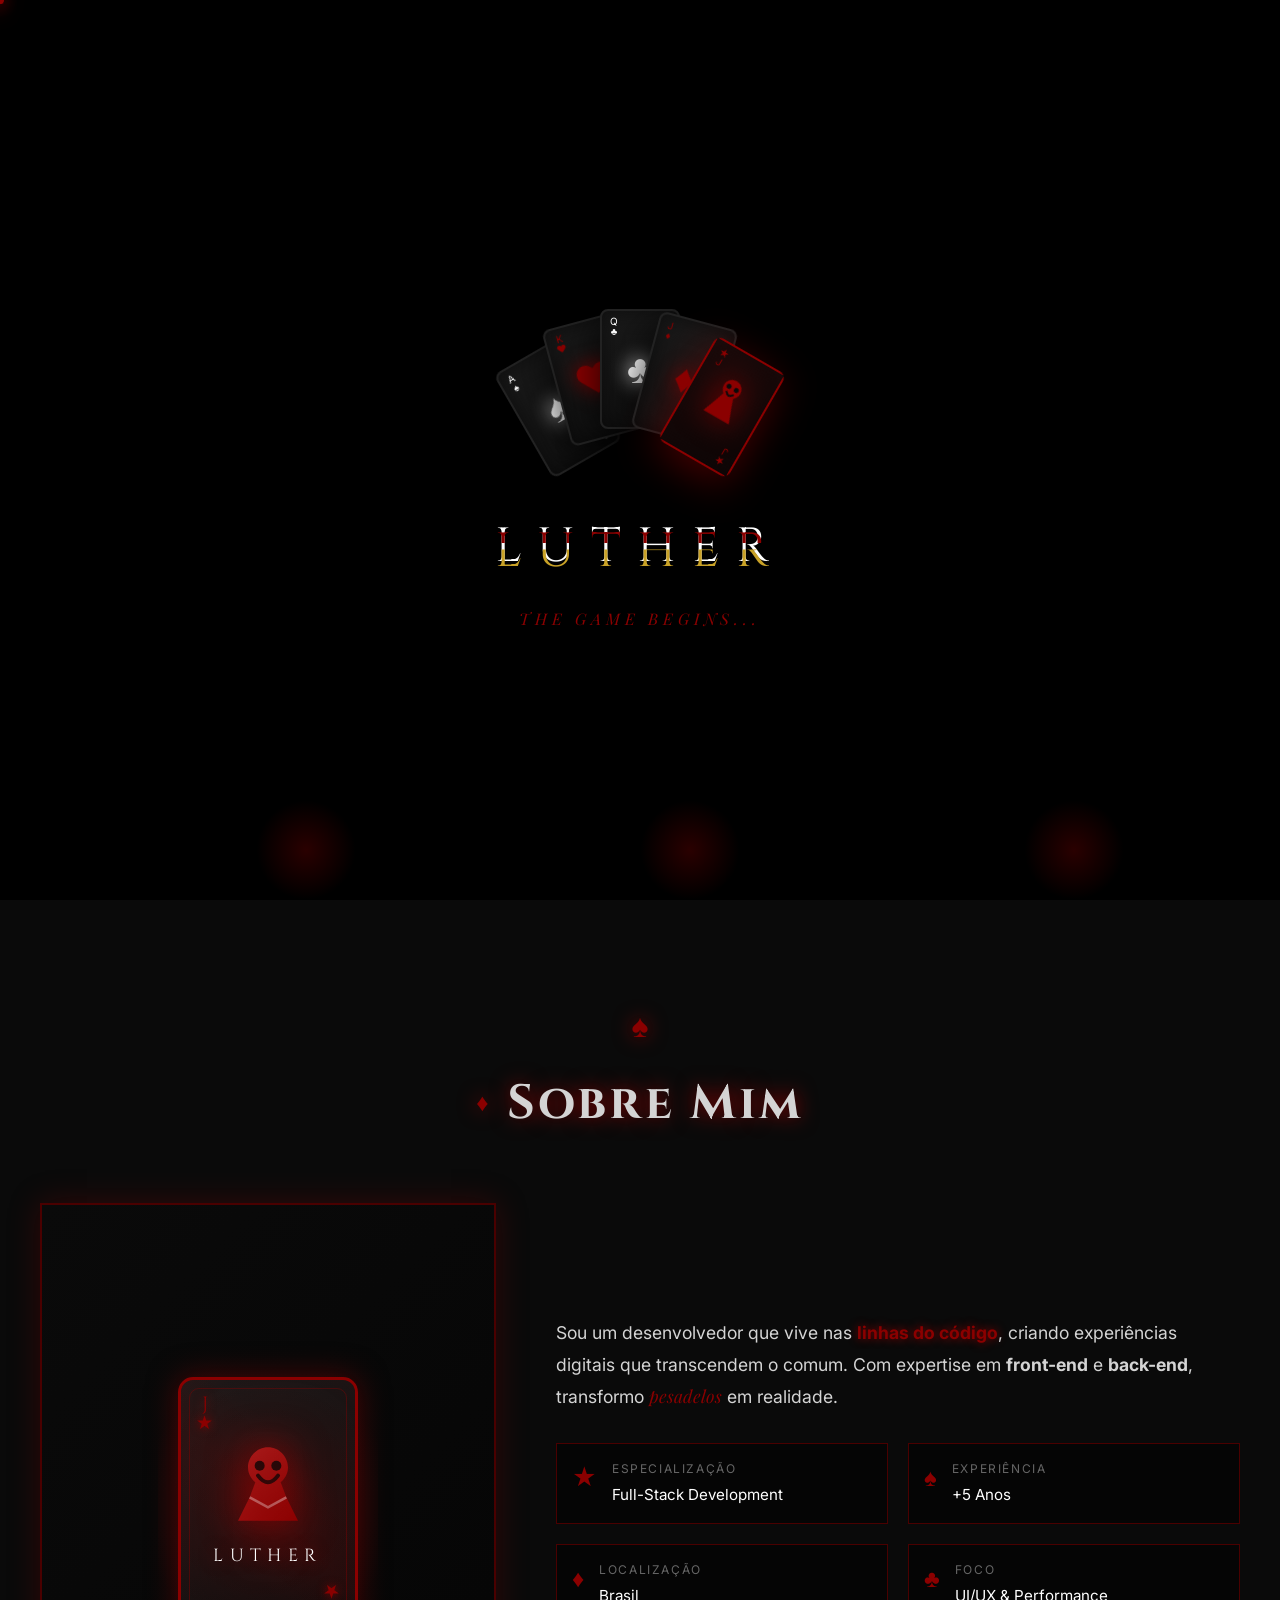
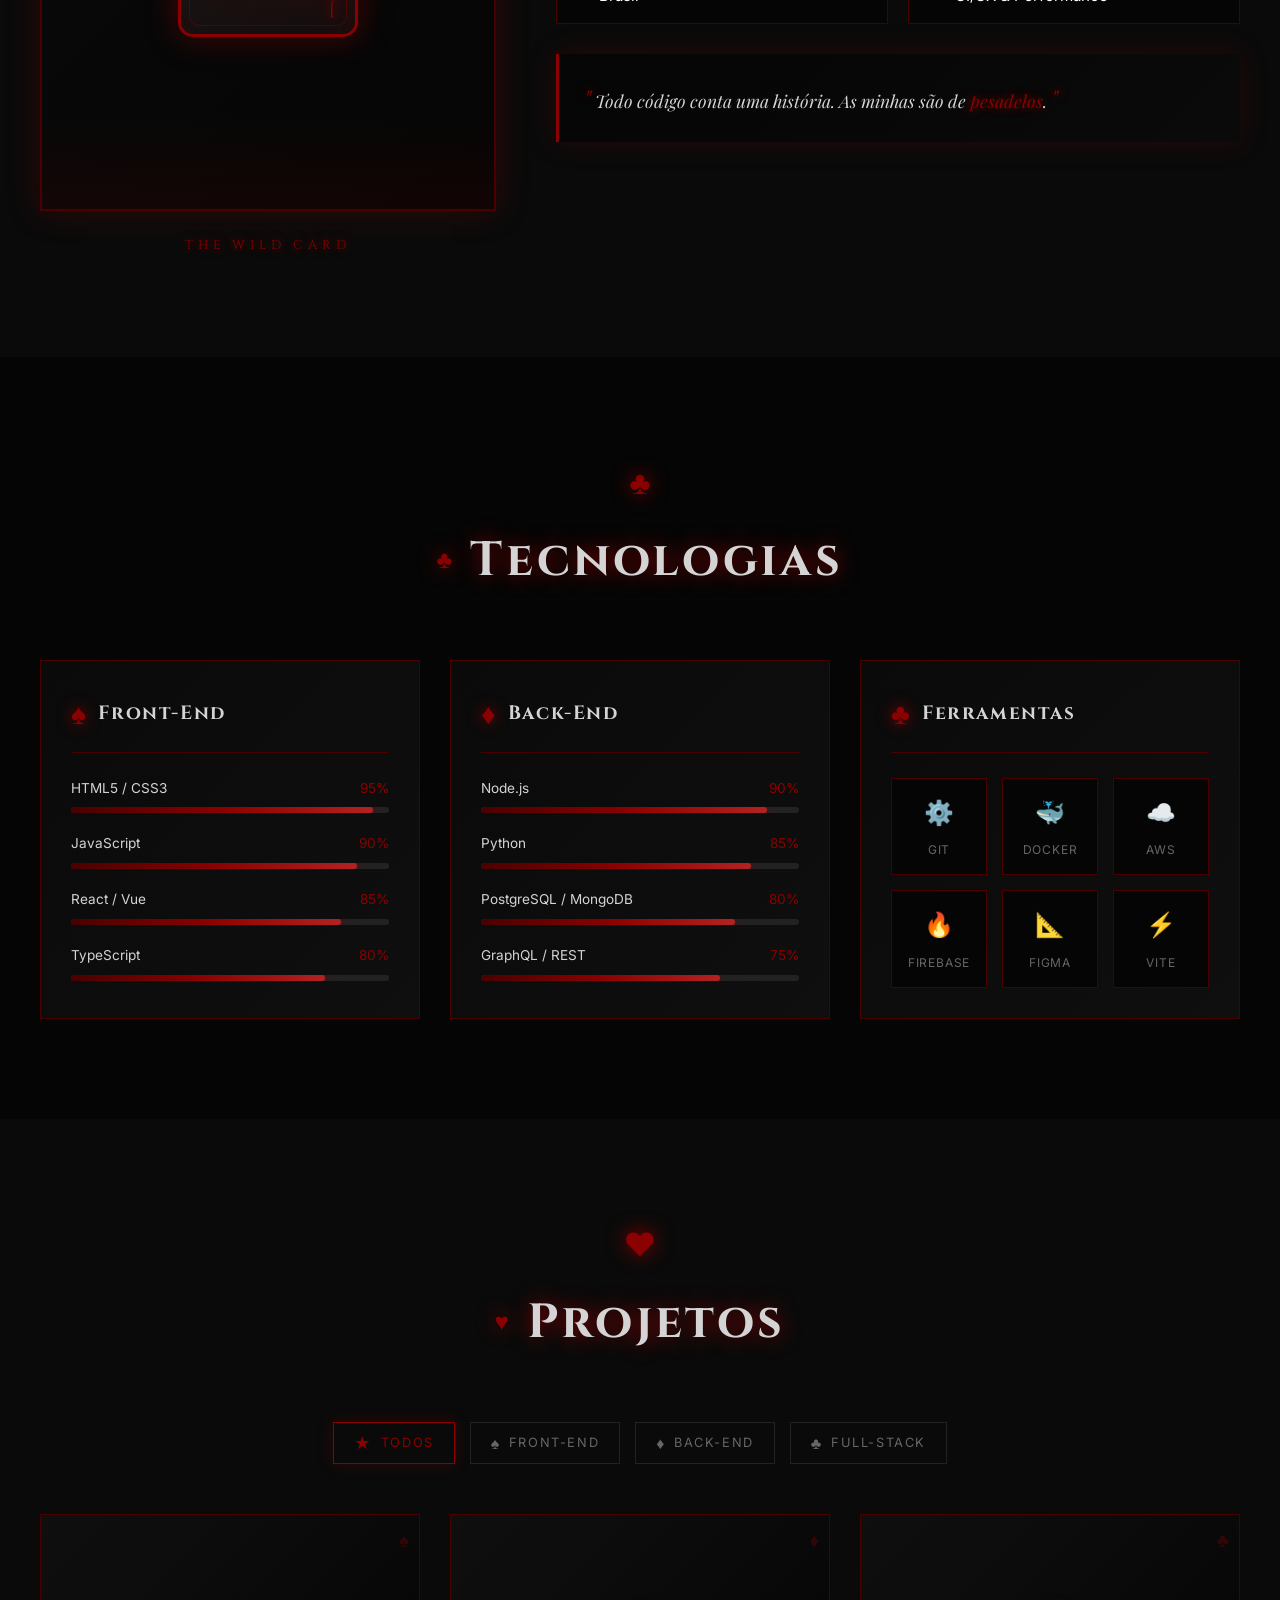
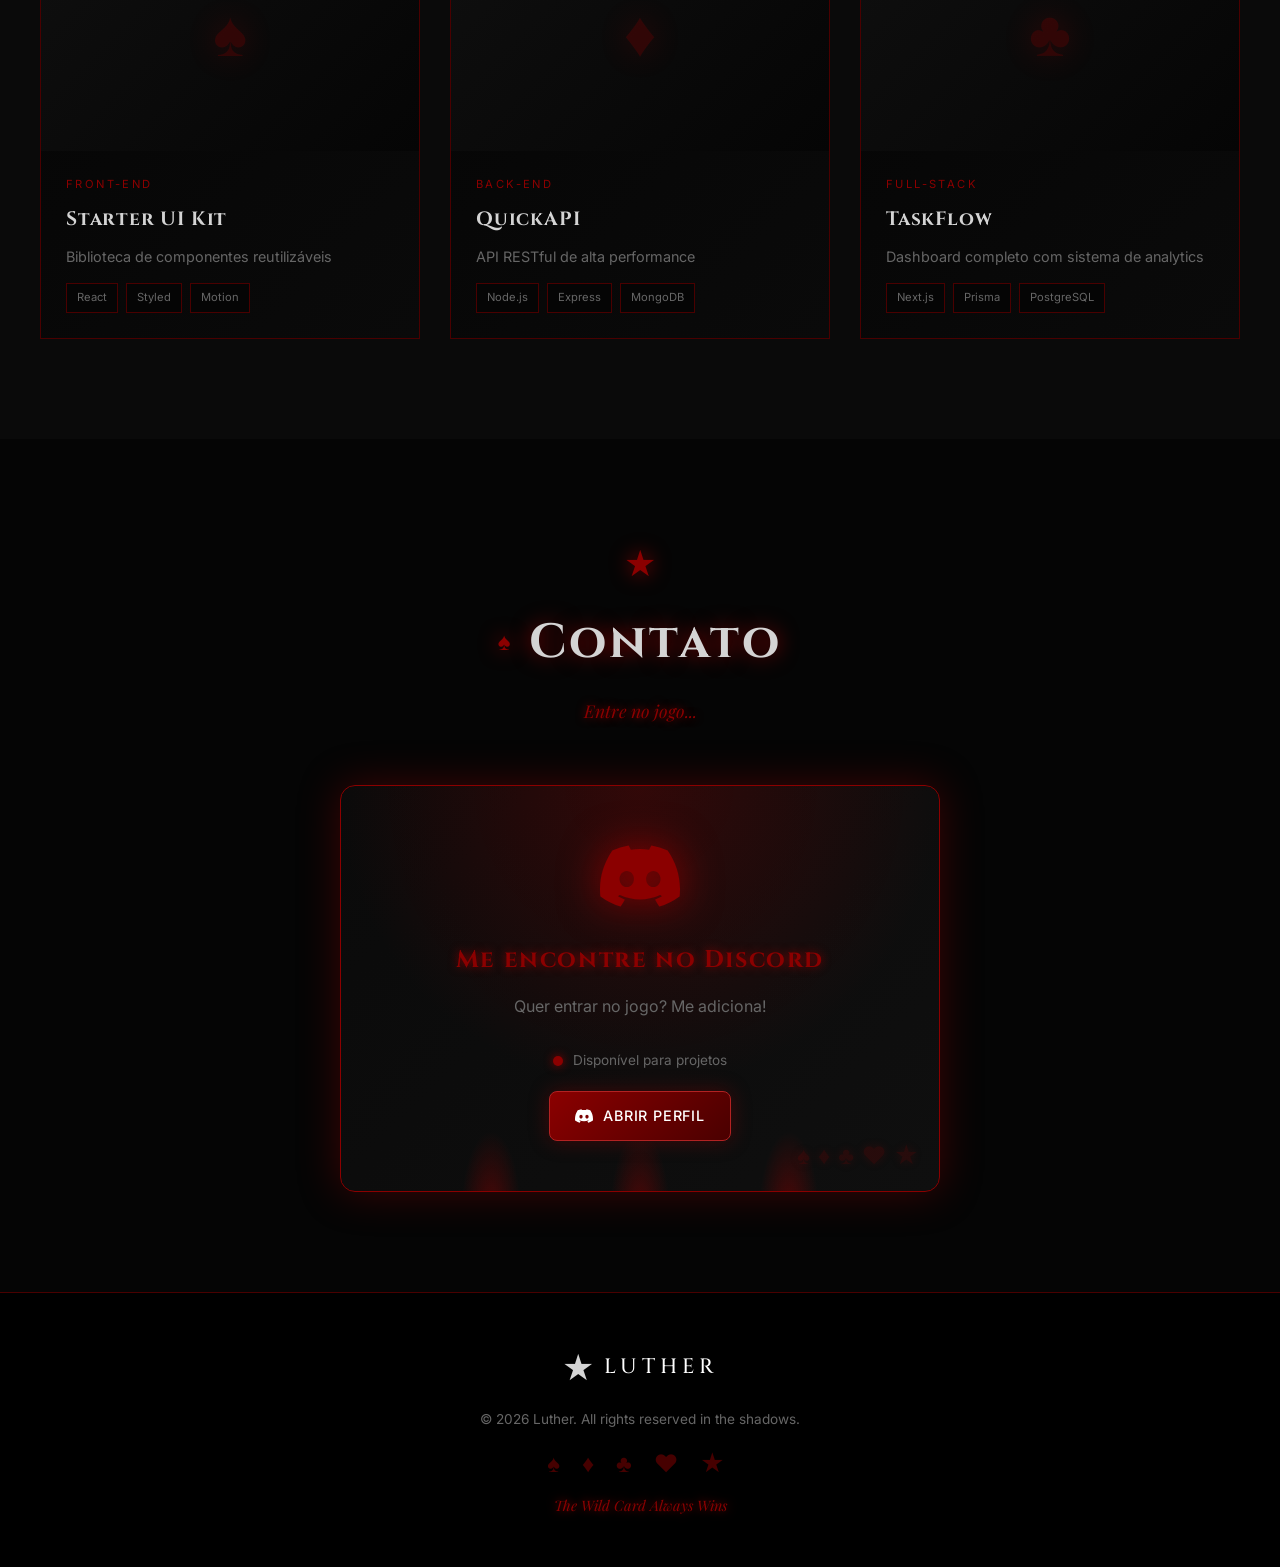
<file: index.html>
<!DOCTYPE html>
<html lang="pt-BR">
<head>
    <meta charset="UTF-8">
    <meta name="viewport" content="width=device-width, initial-scale=1.0, maximum-scale=1.0, user-scalable=no">
    <meta name="description" content="Luther - Full-Stack Developer. Portfólio de projetos web, front-end e back-end.">
    <meta name="author" content="Luther">
    <meta name="theme-color" content="#0a0a0a">
    
    <title>Luther | Full-Stack Developer</title>
    
    <link rel="icon" type="image/svg+xml" href="favicon.svg">
    <link rel="stylesheet" href="styles.css">
    <link rel="preconnect" href="https://fonts.googleapis.com">
    <link rel="preconnect" href="https://fonts.gstatic.com" crossorigin>
    <link href="https://fonts.googleapis.com/css2?family=Cinzel:wght@400;500;600;700&family=Inter:wght@300;400;500;600&family=Playfair+Display:ital,wght@0,400;0,700;1,400&family=Creepster&display=swap" rel="stylesheet">
</head>
<body>
    <!-- Cursor estilo carta/cruz -->
    <div class="cursor-card">
        <span class="cursor-symbol">✦</span>
    </div>
    <div class="cursor-trail"></div>

    <!-- Loader com cartas em leque -->
    <div class="loader">
        <div class="loader-darkness"></div>
        <div class="cards-fan">
            <div class="fan-card fan-card-1">
                <div class="card-face">
                    <span class="card-corner-top">A<br>♠</span>
                    <span class="card-center">♠</span>
                    <span class="card-corner-bottom">A<br>♠</span>
                </div>
            </div>
            <div class="fan-card fan-card-2">
                <div class="card-face card-red">
                    <span class="card-corner-top">K<br>♥</span>
                    <span class="card-center">♥</span>
                    <span class="card-corner-bottom">K<br>♥</span>
                </div>
            </div>
            <div class="fan-card fan-card-3">
                <div class="card-face">
                    <span class="card-corner-top">Q<br>♣</span>
                    <span class="card-center">♣</span>
                    <span class="card-corner-bottom">Q<br>♣</span>
                </div>
            </div>
            <div class="fan-card fan-card-4">
                <div class="card-face card-red">
                    <span class="card-corner-top">J<br>♦</span>
                    <span class="card-center">♦</span>
                    <span class="card-corner-bottom">J<br>♦</span>
                </div>
            </div>
            <div class="fan-card fan-card-5 joker-card">
                <div class="card-face card-joker">
                    <span class="card-corner-top">★<br>J</span>
                    <span class="joker-face">
                        <svg class="joker-svg" viewBox="0 0 24 24" width="50" height="50">
                            <path d="M12 2C9.5 2 7.5 4 7.5 6.5c0 1.5.7 2.8 1.8 3.7L8 14l-3 8h14l-3-8-1.3-3.8c1.1-.9 1.8-2.2 1.8-3.7C16.5 4 14.5 2 12 2z" fill="currentColor"/>
                            <circle cx="10" cy="6" r="1.2" fill="#0a0a0a"/>
                            <circle cx="14" cy="6" r="1.2" fill="#0a0a0a"/>
                            <path d="M10 8.5c0 0 1 1.5 2 1.5s2-1.5 2-1.5" stroke="#0a0a0a" stroke-width="1" fill="none"/>
                        </svg>
                    </span>
                    <span class="card-corner-bottom">★<br>J</span>
                </div>
            </div>
        </div>
        <div class="loader-text-container">
            <span class="loader-glitch" data-text="LUTHER">LUTHER</span>
            <span class="loader-subtitle">THE GAME BEGINS...</span>
        </div>
        <div class="smoke-effect">
            <div class="smoke smoke-1"></div>
            <div class="smoke smoke-2"></div>
            <div class="smoke smoke-3"></div>
        </div>
    </div>

    <!-- Efeitos de fundo globais -->
    <div class="global-effects">
        <div class="blood-drip drip-1"></div>
        <div class="blood-drip drip-2"></div>
        <div class="blood-drip drip-3"></div>
        <div class="floating-symbols">
            <span class="float-symbol fs-1">♠</span>
            <span class="float-symbol fs-2">♦</span>
            <span class="float-symbol fs-3">♣</span>
            <span class="float-symbol fs-4">♥</span>
            <span class="float-symbol fs-5">★</span>
            <span class="float-symbol fs-6">♠</span>
            <span class="float-symbol fs-7">♦</span>
        </div>
    </div>

    <!-- Navegação -->
    <nav class="nav">
        <div class="nav-logo">
            <span class="logo-symbol joker-rotate">
                <svg class="joker-icon" viewBox="0 0 24 24" width="28" height="28">
                    <path d="M12 2C9.5 2 7.5 4 7.5 6.5c0 1.5.7 2.8 1.8 3.7L8 14l-3 8h14l-3-8-1.3-3.8c1.1-.9 1.8-2.2 1.8-3.7C16.5 4 14.5 2 12 2z" fill="currentColor"/>
                    <circle cx="10" cy="6" r="1" fill="#0a0a0a"/>
                    <circle cx="14" cy="6" r="1" fill="#0a0a0a"/>
                    <path d="M10 8.5c0 0 1 1.5 2 1.5s2-1.5 2-1.5" stroke="#0a0a0a" stroke-width="0.8" fill="none"/>
                    <path d="M8 14l4 2 4-2" stroke="currentColor" stroke-width="1" fill="none"/>
                </svg>
            </span>
            <span class="logo-text">LUTHER</span>
        </div>
        <div class="nav-menu">
            <a href="#home" class="nav-link active" data-section="home">
                <span class="link-card">♠</span>Home
            </a>
            <a href="#about" class="nav-link" data-section="about">
                <span class="link-card">♦</span>Sobre
            </a>
            <a href="#skills" class="nav-link" data-section="skills">
                <span class="link-card">♣</span>Skills
            </a>
            <a href="#projects" class="nav-link" data-section="projects">
                <span class="link-card">♥</span>Projetos
            </a>
            <a href="#contact" class="nav-link" data-section="contact">
                <span class="link-card">★</span>Contato
            </a>
        </div>
        <button class="nav-toggle" aria-label="Menu">
            <span></span>
            <span></span>
            <span></span>
        </button>
    </nav>

    <!-- Menu Mobile -->
    <div class="mobile-menu">
        <div class="mobile-menu-bg"></div>
        <div class="mobile-cards-bg">
            <span>♠</span><span>♦</span><span>♣</span><span>♥</span>
        </div>
        <div class="mobile-menu-content">
            <a href="#home" class="mobile-link">
                <span class="link-number">♠</span>
                <span class="link-text">Home</span>
            </a>
            <a href="#about" class="mobile-link">
                <span class="link-number">♦</span>
                <span class="link-text">Sobre</span>
            </a>
            <a href="#skills" class="mobile-link">
                <span class="link-number">♣</span>
                <span class="link-text">Skills</span>
            </a>
            <a href="#projects" class="mobile-link">
                <span class="link-number">♥</span>
                <span class="link-text">Projetos</span>
            </a>
            <a href="#contact" class="mobile-link">
                <span class="link-number">★</span>
                <span class="link-text">Contato</span>
            </a>
        </div>
        <div class="mobile-menu-footer">
            <span class="joker-text">★ THE WILD CARD ★</span>
        </div>
    </div>

    <!-- Indicador de progresso com efeito de sangue -->
    <div class="scroll-progress"></div>

    <main>
        <!-- Hero Section -->
        <section id="home" class="hero">
            <div class="hero-bg">
                <div class="noise"></div>
                <div class="dark-vignette"></div>
                <div class="gradient-orb orb-1"></div>
                <div class="gradient-orb orb-2"></div>
                <div class="creepy-lines"></div>
                <div class="floating-cards">
                    <div class="float-card float-card-1">♠</div>
                    <div class="float-card float-card-2">♦</div>
                    <div class="float-card float-card-3">♣</div>
                    <div class="float-card float-card-4">♥</div>
                    <div class="float-card float-card-5">★</div>
                </div>
            </div>
            
            <div class="hero-content">
                <div class="hero-card-reveal">
                    <div class="reveal-card">
                        <div class="reveal-front">?</div>
                        <div class="reveal-back">♠</div>
                    </div>
                </div>
                
                <div class="hero-subtitle">
                    <span class="line"></span>
                    <span class="text glitch-text" data-text="Full-Stack Developer">Full-Stack Developer</span>
                    <span class="line"></span>
                </div>
                
                <h1 class="hero-title creepy-title">
                    <span class="title-char" data-char="L">L</span>
                    <span class="title-char" data-char="U">U</span>
                    <span class="title-char" data-char="T">T</span>
                    <span class="title-char" data-char="H">H</span>
                    <span class="title-char" data-char="E">E</span>
                    <span class="title-char" data-char="R">R</span>
                </h1>
                
                <p class="hero-description">
                    <span class="quote-dark">"</span>
                    Onde <em class="blood-text">escuridão</em> encontra <em class="gold-text">criação</em>.
                    <span class="quote-dark">"</span>
                    <br>
                    <span class="typed-text"></span><span class="typed-cursor">|</span>
                </p>
                
                <div class="hero-cta">
                    <a href="#projects" class="btn btn-primary creepy-btn">
                        <span class="btn-bg"></span>
                        <span class="btn-text">Ver Projetos</span>
                        <span class="btn-icon">♠</span>
                    </a>
                    <a href="#contact" class="btn btn-discord creepy-btn">
                        <span class="btn-bg"></span>
                        <svg class="discord-svg" width="20" height="20" viewBox="0 0 24 24" fill="currentColor">
                            <path d="M20.317 4.37a19.791 19.791 0 0 0-4.885-1.515.074.074 0 0 0-.079.037c-.21.375-.444.864-.608 1.25a18.27 18.27 0 0 0-5.487 0 12.64 12.64 0 0 0-.617-1.25.077.077 0 0 0-.079-.037A19.736 19.736 0 0 0 3.677 4.37a.07.07 0 0 0-.032.027C.533 9.046-.32 13.58.099 18.057a.082.082 0 0 0 .031.057 19.9 19.9 0 0 0 5.993 3.03.078.078 0 0 0 .084-.028 14.09 14.09 0 0 0 1.226-1.994.076.076 0 0 0-.041-.106 13.107 13.107 0 0 1-1.872-.892.077.077 0 0 1-.008-.128 10.2 10.2 0 0 0 .372-.292.074.074 0 0 1 .077-.01c3.928 1.793 8.18 1.793 12.062 0a.074.074 0 0 1 .078.01c.12.098.246.198.373.292a.077.077 0 0 1-.006.127 12.299 12.299 0 0 1-1.873.892.077.077 0 0 0-.041.107c.36.698.772 1.362 1.225 1.993a.076.076 0 0 0 .084.028 19.839 19.839 0 0 0 6.002-3.03.077.077 0 0 0 .032-.054c.5-5.177-.838-9.674-3.549-13.66a.061.061 0 0 0-.031-.03zM8.02 15.33c-1.183 0-2.157-1.085-2.157-2.419 0-1.333.956-2.419 2.157-2.419 1.21 0 2.176 1.096 2.157 2.42 0 1.333-.956 2.418-2.157 2.418zm7.975 0c-1.183 0-2.157-1.085-2.157-2.419 0-1.333.955-2.419 2.157-2.419 1.21 0 2.176 1.096 2.157 2.42 0 1.333-.946 2.418-2.157 2.418z"/>
                        </svg>
                        <span class="btn-text">Discord</span>
                    </a>
                </div>
            </div>

            <div class="hero-joker-corner">
                <svg class="corner-joker-svg" viewBox="0 0 24 24" width="60" height="60">
                    <path d="M12 2C9.5 2 7.5 4 7.5 6.5c0 1.5.7 2.8 1.8 3.7L8 14l-3 8h14l-3-8-1.3-3.8c1.1-.9 1.8-2.2 1.8-3.7C16.5 4 14.5 2 12 2z" fill="currentColor"/>
                    <circle cx="10" cy="6" r="1" fill="#0a0a0a"/>
                    <circle cx="14" cy="6" r="1" fill="#0a0a0a"/>
                    <path d="M10 8.5c0 0 1 1.5 2 1.5s2-1.5 2-1.5" stroke="#0a0a0a" stroke-width="0.8" fill="none"/>
                </svg>
            </div>
        </section>

        <!-- Sobre Section -->
        <section id="about" class="about">
            <div class="section-bg">
                <div class="noise"></div>
                <div class="dark-vignette"></div>
            </div>
            
            <div class="container">
                <div class="section-header">
                    <span class="section-number">♠</span>
                    <h2 class="section-title creepy-section-title">
                        <span class="title-decoration">♦</span>
                        Sobre Mim
                    </h2>
                </div>

                <div class="about-content">
                    <div class="about-image">
                        <div class="image-frame creepy-frame">
                            <div class="frame-border"></div>
                            <div class="frame-corner top-left">♠</div>
                            <div class="frame-corner top-right">♦</div>
                            <div class="frame-corner bottom-left">♣</div>
                            <div class="frame-corner bottom-right">♥</div>
                            <div class="image-placeholder">
                                <div class="joker-card-display">
                                    <div class="card-inner">
                                        <div class="card-top-corner">J<br>★</div>
                                        <div class="card-center-joker">
                                            <svg class="joker-main-svg" viewBox="0 0 24 24" width="80" height="80">
                                                <defs>
                                                    <linearGradient id="jokerGrad" x1="0%" y1="0%" x2="100%" y2="100%">
                                                        <stop offset="0%" style="stop-color:#b22222"/>
                                                        <stop offset="100%" style="stop-color:#8b0000"/>
                                                    </linearGradient>
                                                </defs>
                                                <path d="M12 1C8.5 1 6 4 6 7c0 2 1 3.5 2.2 4.5L6.5 16 3 23h18l-3.5-7-1.7-4.5C17 10.5 18 9 18 7c0-3-2.5-6-6-6z" fill="url(#jokerGrad)"/>
                                                <circle cx="9.5" cy="6.5" r="1.5" fill="#0a0a0a"/>
                                                <circle cx="14.5" cy="6.5" r="1.5" fill="#0a0a0a"/>
                                                <path d="M9 9.5c0 0 1.5 2 3 2s3-2 3-2" stroke="#0a0a0a" stroke-width="1.2" fill="none" stroke-linecap="round"/>
                                                <path d="M6.5 16l5.5 3 5.5-3" stroke="#fff" stroke-width="0.8" fill="none" opacity="0.5"/>
                                            </svg>
                                        </div>
                                        <div class="card-letter">LUTHER</div>
                                        <div class="card-bottom-corner">J<br>★</div>
                                    </div>
                                    <div class="card-glow"></div>
                                </div>
                            </div>
                            <div class="frame-smoke"></div>
                        </div>
                        <div class="image-decoration">
                            <span class="deco-text">THE WILD CARD</span>
                        </div>
                    </div>

                    <div class="about-text">
                        <p class="about-intro">
                            Sou um desenvolvedor que vive nas <strong class="blood-text">linhas do código</strong>, 
                            criando experiências digitais que transcendem o comum. Com expertise em 
                            <strong>front-end</strong> e <strong>back-end</strong>, transformo 
                            <em class="creepy-em">pesadelos</em> em realidade.
                        </p>
                        <div class="about-details">
                            <div class="detail-item creepy-detail">
                                <span class="detail-icon">★</span>
                                <div class="detail-content">
                                    <span class="detail-label">Especialização</span>
                                    <span class="detail-value">Full-Stack Development</span>
                                </div>
                            </div>
                            <div class="detail-item creepy-detail">
                                <span class="detail-icon">♠</span>
                                <div class="detail-content">
                                    <span class="detail-label">Experiência</span>
                                    <span class="detail-value">+5 Anos</span>
                                </div>
                            </div>
                            <div class="detail-item creepy-detail">
                                <span class="detail-icon">♦</span>
                                <div class="detail-content">
                                    <span class="detail-label">Localização</span>
                                    <span class="detail-value">Brasil</span>
                                </div>
                            </div>
                            <div class="detail-item creepy-detail">
                                <span class="detail-icon">♣</span>
                                <div class="detail-content">
                                    <span class="detail-label">Foco</span>
                                    <span class="detail-value">UI/UX & Performance</span>
                                </div>
                            </div>
                        </div>
                        <blockquote class="about-quote creepy-quote">
                            <span class="quote-mark blood-text">"</span>
                            Todo código conta uma história. As minhas são de <span class="blood-text">pesadelos</span>.
                            <span class="quote-mark blood-text">"</span>
                        </blockquote>
                    </div>
                </div>
            </div>
        </section>

        <!-- Skills Section -->
        <section id="skills" class="skills">
            <div class="section-bg">
                <div class="noise"></div>
                <div class="dark-vignette"></div>
            </div>

            <div class="container">
                <div class="section-header">
                    <span class="section-number">♣</span>
                    <h2 class="section-title creepy-section-title">
                        <span class="title-decoration">♣</span>
                        Tecnologias
                    </h2>
                </div>

                <div class="skills-grid">
                    <div class="skill-category creepy-card">
                        <div class="category-header">
                            <span class="category-icon">♠</span>
                            <h3 class="category-title">Front-End</h3>
                        </div>
                        <div class="skills-list">
                            <div class="skill-item" data-skill="95">
                                <div class="skill-info">
                                    <span class="skill-name">HTML5 / CSS3</span>
                                    <span class="skill-percent">95%</span>
                                </div>
                                <div class="skill-bar">
                                    <div class="skill-progress blood-bar"></div>
                                </div>
                            </div>
                            <div class="skill-item" data-skill="90">
                                <div class="skill-info">
                                    <span class="skill-name">JavaScript</span>
                                    <span class="skill-percent">90%</span>
                                </div>
                                <div class="skill-bar">
                                    <div class="skill-progress blood-bar"></div>
                                </div>
                            </div>
                            <div class="skill-item" data-skill="85">
                                <div class="skill-info">
                                    <span class="skill-name">React / Vue</span>
                                    <span class="skill-percent">85%</span>
                                </div>
                                <div class="skill-bar">
                                    <div class="skill-progress blood-bar"></div>
                                </div>
                            </div>
                            <div class="skill-item" data-skill="80">
                                <div class="skill-info">
                                    <span class="skill-name">TypeScript</span>
                                    <span class="skill-percent">80%</span>
                                </div>
                                <div class="skill-bar">
                                    <div class="skill-progress blood-bar"></div>
                                </div>
                            </div>
                        </div>
                    </div>

                    <div class="skill-category creepy-card">
                        <div class="category-header">
                            <span class="category-icon">♦</span>
                            <h3 class="category-title">Back-End</h3>
                        </div>
                        <div class="skills-list">
                            <div class="skill-item" data-skill="90">
                                <div class="skill-info">
                                    <span class="skill-name">Node.js</span>
                                    <span class="skill-percent">90%</span>
                                </div>
                                <div class="skill-bar">
                                    <div class="skill-progress blood-bar"></div>
                                </div>
                            </div>
                            <div class="skill-item" data-skill="85">
                                <div class="skill-info">
                                    <span class="skill-name">Python</span>
                                    <span class="skill-percent">85%</span>
                                </div>
                                <div class="skill-bar">
                                    <div class="skill-progress blood-bar"></div>
                                </div>
                            </div>
                            <div class="skill-item" data-skill="80">
                                <div class="skill-info">
                                    <span class="skill-name">PostgreSQL / MongoDB</span>
                                    <span class="skill-percent">80%</span>
                                </div>
                                <div class="skill-bar">
                                    <div class="skill-progress blood-bar"></div>
                                </div>
                            </div>
                            <div class="skill-item" data-skill="75">
                                <div class="skill-info">
                                    <span class="skill-name">GraphQL / REST</span>
                                    <span class="skill-percent">75%</span>
                                </div>
                                <div class="skill-bar">
                                    <div class="skill-progress blood-bar"></div>
                                </div>
                            </div>
                        </div>
                    </div>

                    <div class="skill-category creepy-card">
                        <div class="category-header">
                            <span class="category-icon">♣</span>
                            <h3 class="category-title">Ferramentas</h3>
                        </div>
                        <div class="tools-grid">
                            <div class="tool-item">
                                <span class="tool-icon">⚙️</span>
                                <span class="tool-name">Git</span>
                            </div>
                            <div class="tool-item">
                                <span class="tool-icon">🐳</span>
                                <span class="tool-name">Docker</span>
                            </div>
                            <div class="tool-item">
                                <span class="tool-icon">☁️</span>
                                <span class="tool-name">AWS</span>
                            </div>
                            <div class="tool-item">
                                <span class="tool-icon">🔥</span>
                                <span class="tool-name">Firebase</span>
                            </div>
                            <div class="tool-item">
                                <span class="tool-icon">📐</span>
                                <span class="tool-name">Figma</span>
                            </div>
                            <div class="tool-item">
                                <span class="tool-icon">⚡</span>
                                <span class="tool-name">Vite</span>
                            </div>
                        </div>
                    </div>
                </div>
            </div>
        </section>

        <!-- Projetos Section -->
        <section id="projects" class="projects">
            <div class="section-bg">
                <div class="noise"></div>
                <div class="dark-vignette"></div>
            </div>

            <div class="container">
                <div class="section-header">
                    <span class="section-number">♥</span>
                    <h2 class="section-title creepy-section-title">
                        <span class="title-decoration">♥</span>
                        Projetos
                    </h2>
                </div>

                <div class="projects-filter">
                    <button class="filter-btn active" data-filter="all">
                        <span class="filter-card">★</span>Todos
                    </button>
                    <button class="filter-btn" data-filter="frontend">
                        <span class="filter-card">♠</span>Front-End
                    </button>
                    <button class="filter-btn" data-filter="backend">
                        <span class="filter-card">♦</span>Back-End
                    </button>
                    <button class="filter-btn" data-filter="fullstack">
                        <span class="filter-card">♣</span>Full-Stack
                    </button>
                </div>

                <div class="projects-grid">
                    <article class="project-card creepy-project" data-category="frontend">
                        <div class="project-image">
                            <div class="project-placeholder">
                                <span class="project-icon">♠</span>
                            </div>
                            <div class="project-overlay">
                                <button class="project-link" data-project="projects/dark-ui-kit/index.html" data-title="Starter UI Kit">
                                    <span>Ver Projeto</span>
                                    <span class="link-arrow">→</span>
                                </button>
                            </div>
                        </div>
                        <div class="project-content">
                            <span class="project-category">Front-End</span>
                            <h3 class="project-title">Starter UI Kit</h3>
                            <p class="project-description">Biblioteca de componentes reutilizáveis</p>
                            <div class="project-tech">
                                <span class="tech-tag">React</span>
                                <span class="tech-tag">Styled</span>
                                <span class="tech-tag">Motion</span>
                            </div>
                        </div>
                        <div class="project-card-corner">♠</div>
                    </article>

                    <article class="project-card creepy-project" data-category="backend">
                        <div class="project-image">
                            <div class="project-placeholder">
                                <span class="project-icon">♦</span>
                            </div>
                            <div class="project-overlay">
                                <button class="project-link" data-project="projects/quickapi/index.html" data-title="QuickAPI">
                                    <span>Ver Projeto</span>
                                    <span class="link-arrow">→</span>
                                </button>
                            </div>
                        </div>
                        <div class="project-content">
                            <span class="project-category">Back-End</span>
                            <h3 class="project-title">QuickAPI</h3>
                            <p class="project-description">API RESTful de alta performance</p>
                            <div class="project-tech">
                                <span class="tech-tag">Node.js</span>
                                <span class="tech-tag">Express</span>
                                <span class="tech-tag">MongoDB</span>
                            </div>
                        </div>
                        <div class="project-card-corner">♦</div>
                    </article>

                    <article class="project-card creepy-project" data-category="fullstack">
                        <div class="project-image">
                            <div class="project-placeholder">
                                <span class="project-icon">♣</span>
                            </div>
                            <div class="project-overlay">
                                <button class="project-link" data-project="projects/taskflow/index.html" data-title="TaskFlow">
                                    <span>Ver Projeto</span>
                                    <span class="link-arrow">→</span>
                                </button>
                            </div>
                        </div>
                        <div class="project-content">
                            <span class="project-category">Full-Stack</span>
                            <h3 class="project-title">TaskFlow</h3>
                            <p class="project-description">Dashboard completo com sistema de analytics</p>
                            <div class="project-tech">
                                <span class="tech-tag">Next.js</span>
                                <span class="tech-tag">Prisma</span>
                                <span class="tech-tag">PostgreSQL</span>
                            </div>
                        </div>
                        <div class="project-card-corner">♣</div>
                    </article>
                </div>
            </div>
        </section>

        <!-- Contato Section - Discord em vermelho -->
        <section id="contact" class="contact">
            <div class="section-bg">
                <div class="noise"></div>
                <div class="dark-vignette"></div>
                <div class="blood-glow"></div>
            </div>

            <div class="container">
                <div class="section-header">
                    <span class="section-number">★</span>
                    <h2 class="section-title creepy-section-title">
                        <span class="title-decoration">♠</span>
                        Contato
                    </h2>
                    <p class="section-subtitle creepy-subtitle">Entre no jogo...</p>
                </div>

                <div class="contact-content">
                    <div class="discord-card blood-discord">
                        <div class="discord-bg blood-bg"></div>
                        <div class="discord-flames">
                            <div class="flame flame-1"></div>
                            <div class="flame flame-2"></div>
                            <div class="flame flame-3"></div>
                        </div>
                        <div class="discord-content">
                            <div class="discord-icon blood-icon">
                                <svg viewBox="0 0 24 24" fill="currentColor">
                                    <path d="M20.317 4.37a19.791 19.791 0 0 0-4.885-1.515.074.074 0 0 0-.079.037c-.21.375-.444.864-.608 1.25a18.27 18.27 0 0 0-5.487 0 12.64 12.64 0 0 0-.617-1.25.077.077 0 0 0-.079-.037A19.736 19.736 0 0 0 3.677 4.37a.07.07 0 0 0-.032.027C.533 9.046-.32 13.58.099 18.057a.082.082 0 0 0 .031.057 19.9 19.9 0 0 0 5.993 3.03.078.078 0 0 0 .084-.028 14.09 14.09 0 0 0 1.226-1.994.076.076 0 0 0-.041-.106 13.107 13.107 0 0 1-1.872-.892.077.077 0 0 1-.008-.128 10.2 10.2 0 0 0 .372-.292.074.074 0 0 1 .077-.01c3.928 1.793 8.18 1.793 12.062 0a.074.074 0 0 1 .078.01c.12.098.246.198.373.292a.077.077 0 0 1-.006.127 12.299 12.299 0 0 1-1.873.892.077.077 0 0 0-.041.107c.36.698.772 1.362 1.225 1.993a.076.076 0 0 0 .084.028 19.839 19.839 0 0 0 6.002-3.03.077.077 0 0 0 .032-.054c.5-5.177-.838-9.674-3.549-13.66a.061.061 0 0 0-.031-.03zM8.02 15.33c-1.183 0-2.157-1.085-2.157-2.419 0-1.333.956-2.419 2.157-2.419 1.21 0 2.176 1.096 2.157 2.42 0 1.333-.956 2.418-2.157 2.418zm7.975 0c-1.183 0-2.157-1.085-2.157-2.419 0-1.333.955-2.419 2.157-2.419 1.21 0 2.176 1.096 2.157 2.42 0 1.333-.946 2.418-2.157 2.418z"/>
                                </svg>
                            </div>
                            <h3 class="discord-title blood-text">Me encontre no Discord</h3>
                            <p class="discord-text">Quer entrar no jogo? Me adiciona!</p>
                            <div class="discord-status">
                                <span class="status-dot blood-dot"></span>
                                <span class="status-text">Disponível para projetos</span>
                            </div>
                            <a href="https://discordapp.com/users/1150940661533638737" target="_blank" rel="noopener" class="discord-profile-btn">
                                <svg width="18" height="18" viewBox="0 0 24 24" fill="currentColor">
                                    <path d="M20.317 4.37a19.791 19.791 0 0 0-4.885-1.515.074.074 0 0 0-.079.037c-.21.375-.444.864-.608 1.25a18.27 18.27 0 0 0-5.487 0 12.64 12.64 0 0 0-.617-1.25.077.077 0 0 0-.079-.037A19.736 19.736 0 0 0 3.677 4.37a.07.07 0 0 0-.032.027C.533 9.046-.32 13.58.099 18.057a.082.082 0 0 0 .031.057 19.9 19.9 0 0 0 5.993 3.03.078.078 0 0 0 .084-.028 14.09 14.09 0 0 0 1.226-1.994.076.076 0 0 0-.041-.106 13.107 13.107 0 0 1-1.872-.892.077.077 0 0 1-.008-.128 10.2 10.2 0 0 0 .372-.292.074.074 0 0 1 .077-.01c3.928 1.793 8.18 1.793 12.062 0a.074.074 0 0 1 .078.01c.12.098.246.198.373.292a.077.077 0 0 1-.006.127 12.299 12.299 0 0 1-1.873.892.077.077 0 0 0-.041.107c.36.698.772 1.362 1.225 1.993a.076.076 0 0 0 .084.028 19.839 19.839 0 0 0 6.002-3.03.077.077 0 0 0 .032-.054c.5-5.177-.838-9.674-3.549-13.66a.061.061 0 0 0-.031-.03zM8.02 15.33c-1.183 0-2.157-1.085-2.157-2.419 0-1.333.956-2.419 2.157-2.419 1.21 0 2.176 1.096 2.157 2.42 0 1.333-.956 2.418-2.157 2.418zm7.975 0c-1.183 0-2.157-1.085-2.157-2.419 0-1.333.955-2.419 2.157-2.419 1.21 0 2.176 1.096 2.157 2.42 0 1.333-.946 2.418-2.157 2.418z"/>
                                </svg>
                                <span>Abrir Perfil</span>
                            </a>
                        </div>
                        <div class="discord-cards blood-cards">
                            <span>♠</span><span>♦</span><span>♣</span><span>♥</span><span>★</span>
                        </div>
                    </div>
                </div>
            </div>
        </section>
    </main>

    <!-- Project Preview Modal -->
    <div class="project-modal" id="projectModal">
        <div class="modal-overlay" id="modalOverlay"></div>
        <div class="modal-container">
            <div class="modal-header">
                <div class="modal-title-section">
                    <span class="modal-icon">♠</span>
                    <h3 class="modal-title" id="modalTitle">Projeto</h3>
                </div>
                <div class="modal-actions">
                    <a href="#" class="modal-btn-external" id="openExternal" target="_blank" rel="noopener" title="Abrir em nova aba">
                        <svg width="18" height="18" viewBox="0 0 24 24" fill="none" stroke="currentColor" stroke-width="2">
                            <path d="M18 13v6a2 2 0 0 1-2 2H5a2 2 0 0 1-2-2V8a2 2 0 0 1 2-2h6"/>
                            <polyline points="15 3 21 3 21 9"/>
                            <line x1="10" y1="14" x2="21" y2="3"/>
                        </svg>
                    </a>
                    <button class="modal-btn-close" id="closeModal" title="Fechar">
                        <svg width="24" height="24" viewBox="0 0 24 24" fill="none" stroke="currentColor" stroke-width="2">
                            <line x1="18" y1="6" x2="6" y2="18"/>
                            <line x1="6" y1="6" x2="18" y2="18"/>
                        </svg>
                    </button>
                </div>
            </div>
            <div class="modal-body">
                <div class="modal-loading" id="modalLoading">
                    <div class="loading-spinner"></div>
                    <span>Carregando projeto...</span>
                </div>
                <iframe class="project-iframe" id="projectIframe" frameborder="0"></iframe>
            </div>
        </div>
    </div>

    <!-- Footer -->
    <footer class="footer creepy-footer">
        <div class="footer-content">
            <div class="footer-logo">
                <span class="logo-symbol">★</span>
                <span class="logo-text">LUTHER</span>
            </div>
            <p class="footer-text">© 2026 Luther. All rights reserved in the shadows.</p>
            <div class="footer-decoration">
                <span class="footer-cards">♠ ♦ ♣ ♥ ★</span>
                <span class="footer-quote">The Wild Card Always Wins</span>
            </div>
        </div>
    </footer>

    <script src="script.js"></script>
</body>
</html>
</file>
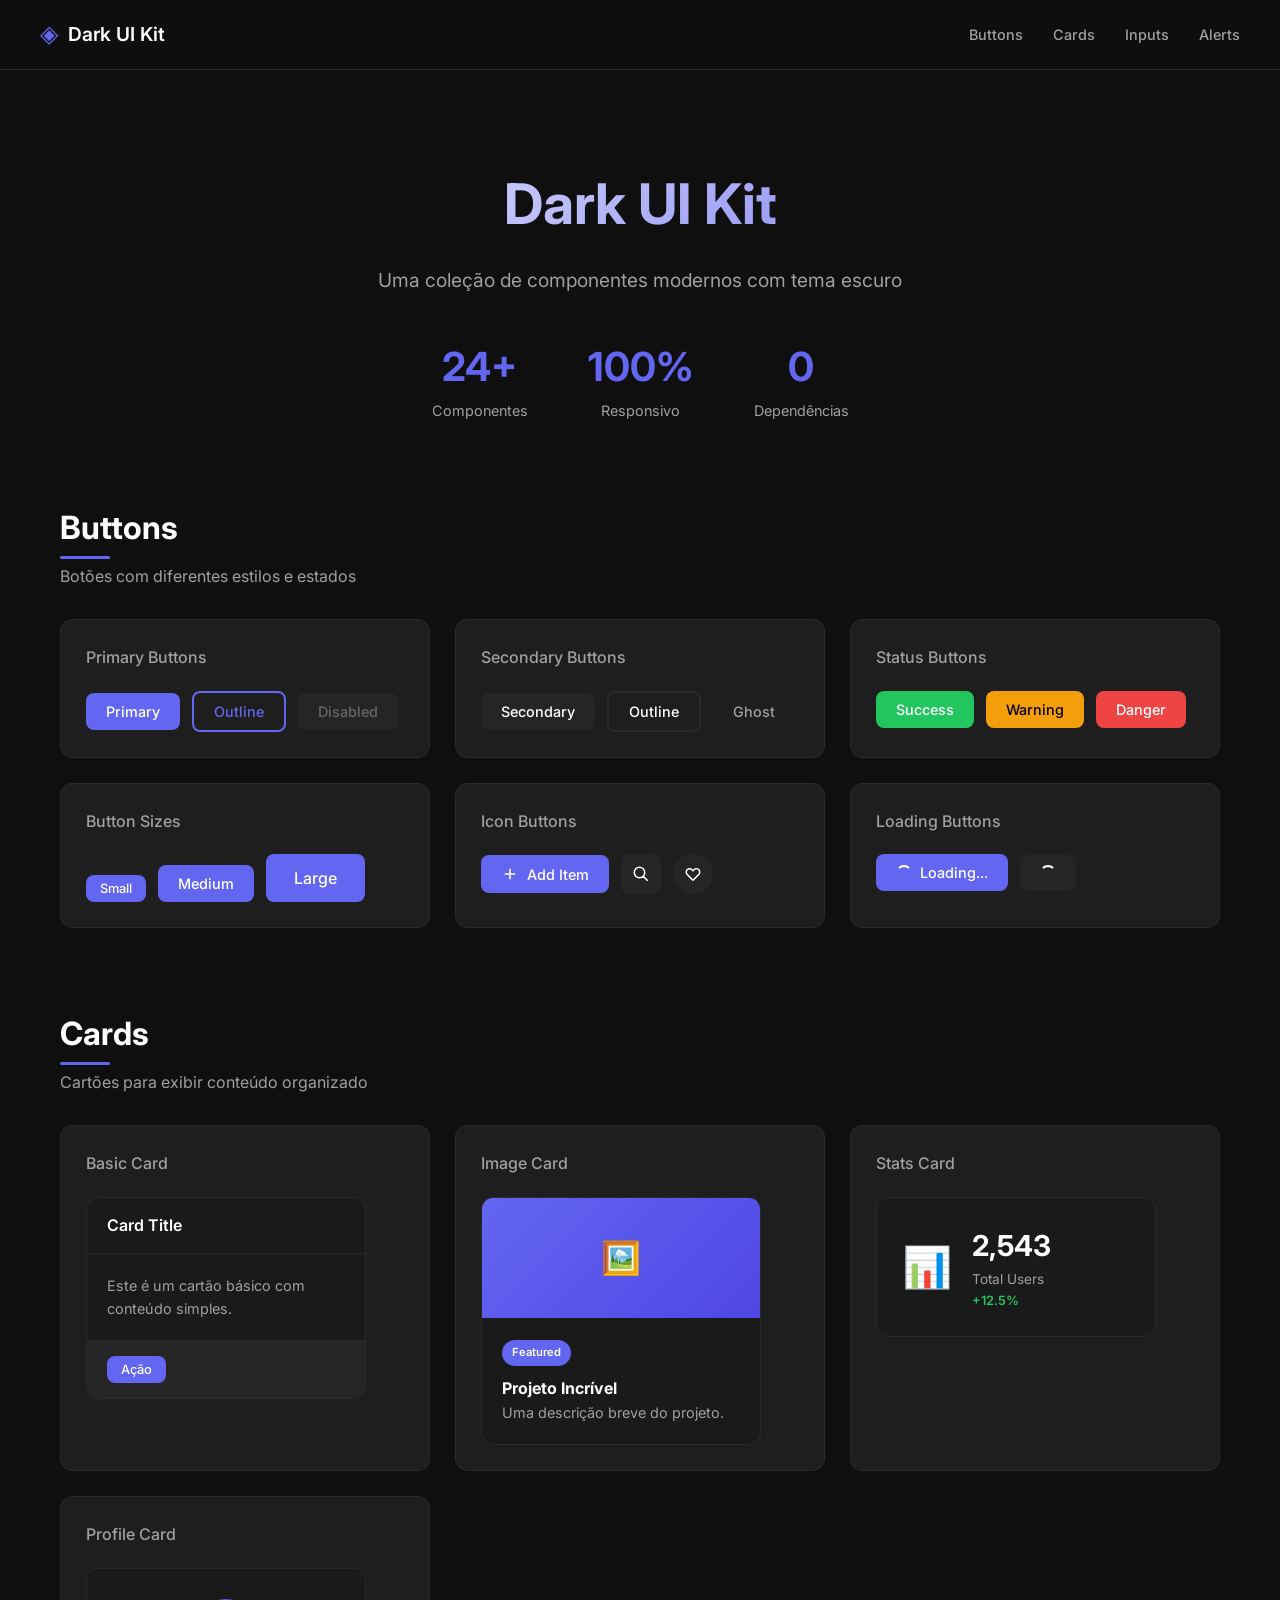
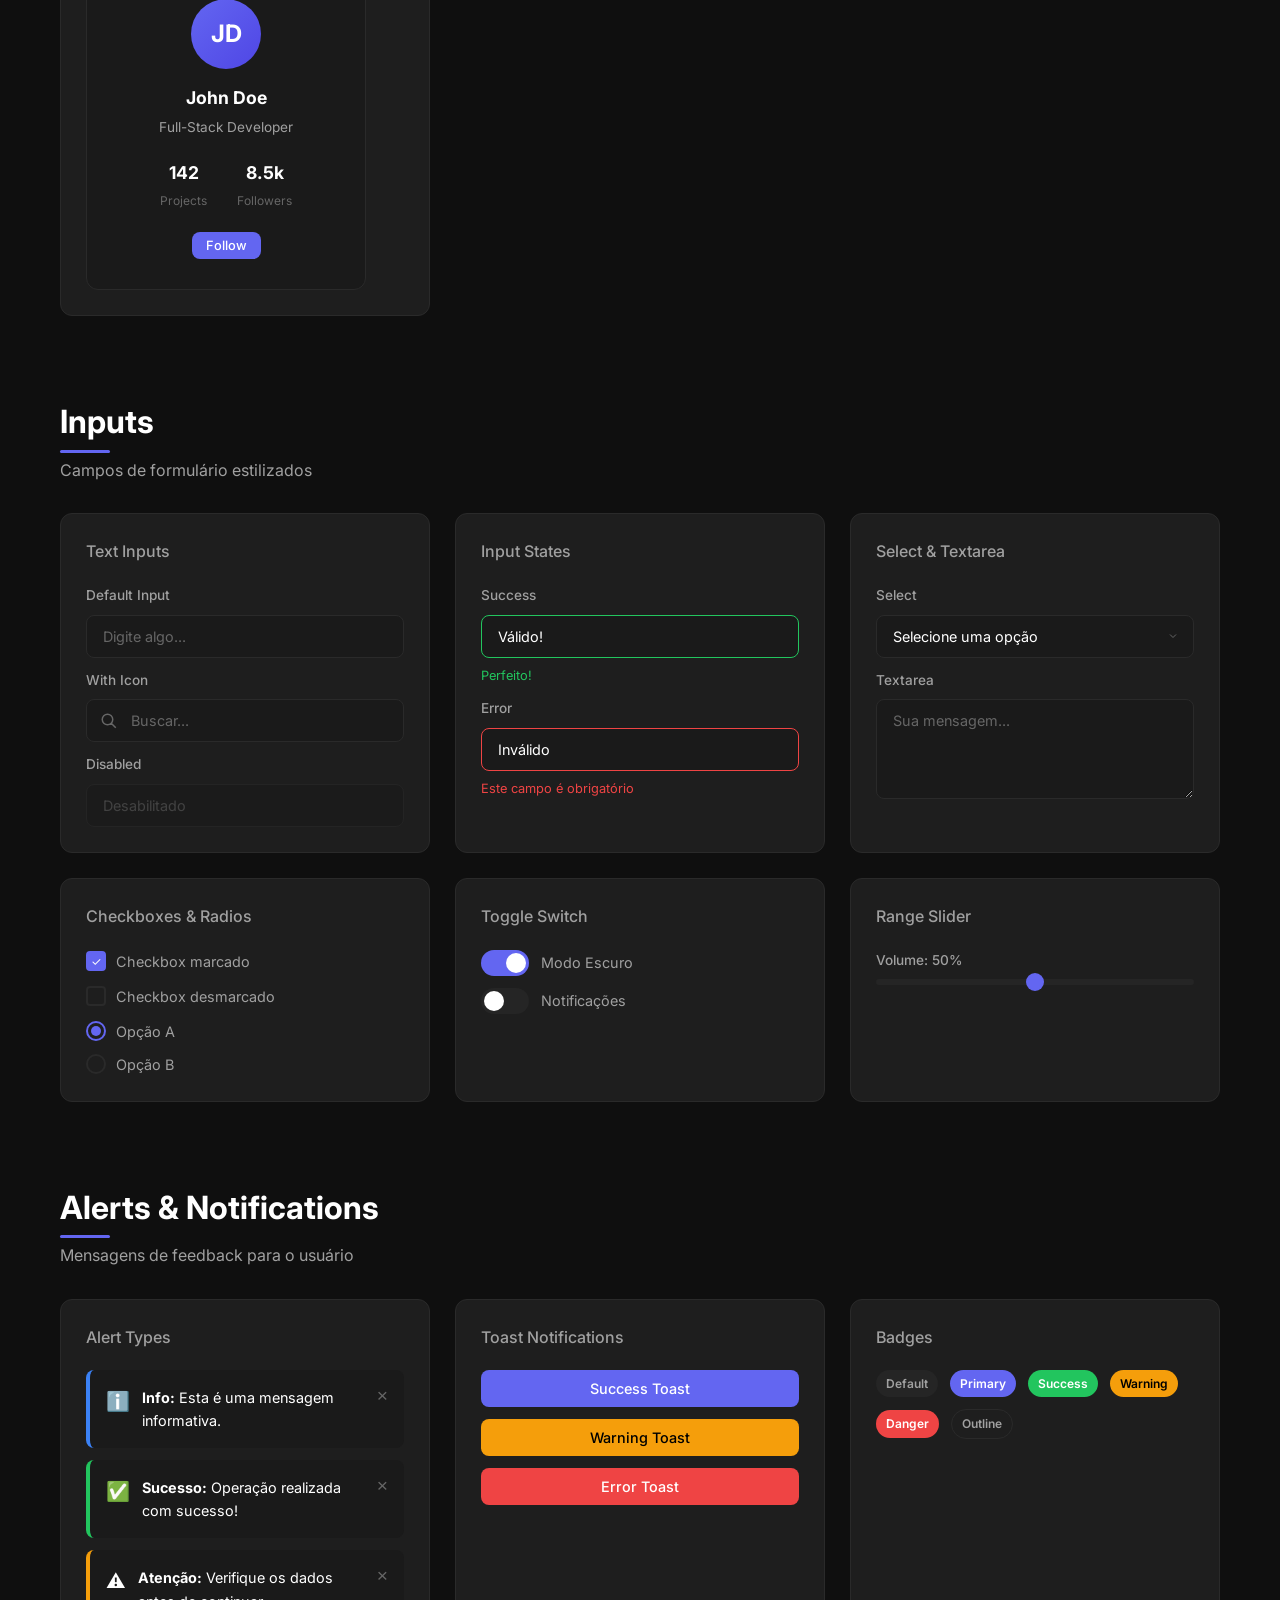
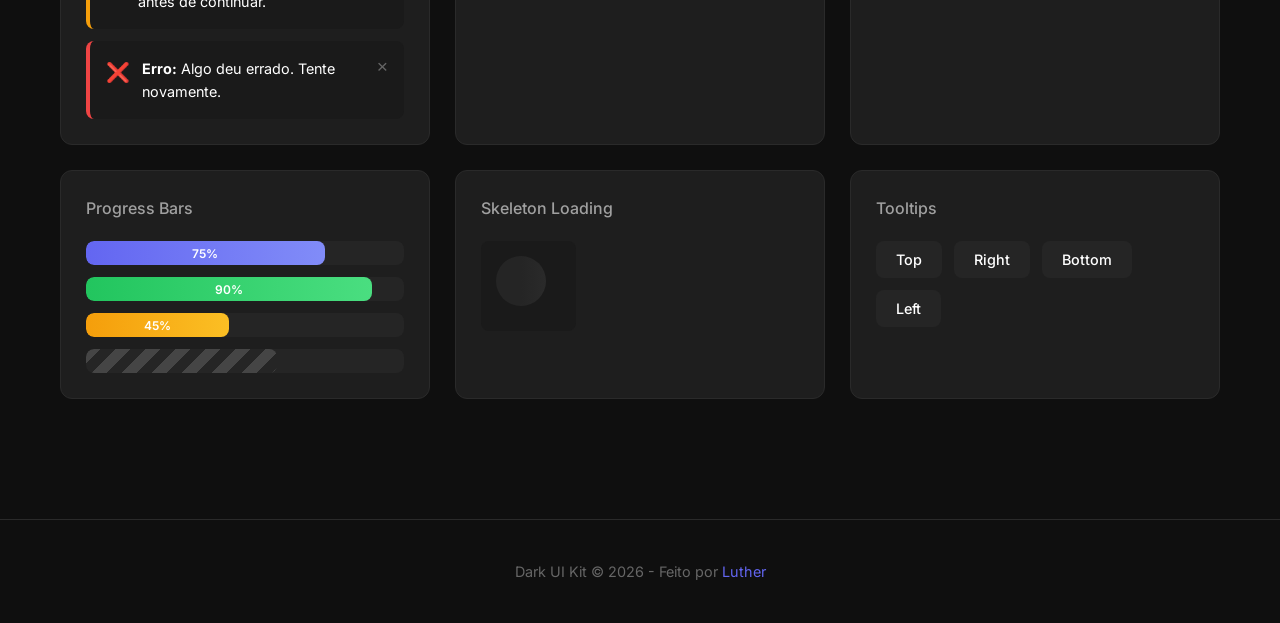
<file: projects/dark-ui-kit/index.html>
<!DOCTYPE html>
<html lang="pt-BR">
<head>
    <meta charset="UTF-8">
    <meta name="viewport" content="width=device-width, initial-scale=1.0">
    <title>Dark UI Kit - Componentes</title>
    <link href="https://fonts.googleapis.com/css2?family=Inter:wght@300;400;500;600;700&display=swap" rel="stylesheet">
    <link rel="stylesheet" href="styles.css">
</head>
<body>
    <nav class="navbar">
        <div class="nav-brand">
            <span class="brand-icon">◈</span>
            <span class="brand-text">Dark UI Kit</span>
        </div>
        <div class="nav-links">
            <a href="#buttons" class="nav-link">Buttons</a>
            <a href="#cards" class="nav-link">Cards</a>
            <a href="#inputs" class="nav-link">Inputs</a>
            <a href="#alerts" class="nav-link">Alerts</a>
        </div>
    </nav>

    <main class="container">
        <header class="hero">
            <h1 class="hero-title">Dark UI Kit</h1>
            <p class="hero-subtitle">Uma coleção de componentes modernos com tema escuro</p>
            <div class="hero-stats">
                <div class="stat">
                    <span class="stat-number">24+</span>
                    <span class="stat-label">Componentes</span>
                </div>
                <div class="stat">
                    <span class="stat-number">100%</span>
                    <span class="stat-label">Responsivo</span>
                </div>
                <div class="stat">
                    <span class="stat-number">0</span>
                    <span class="stat-label">Dependências</span>
                </div>
            </div>
        </header>

        <!-- Buttons Section -->
        <section id="buttons" class="section">
            <h2 class="section-title">Buttons</h2>
            <p class="section-desc">Botões com diferentes estilos e estados</p>
            
            <div class="component-grid">
                <div class="component-card">
                    <h3>Primary Buttons</h3>
                    <div class="preview">
                        <button class="btn btn-primary">Primary</button>
                        <button class="btn btn-primary btn-outline">Outline</button>
                        <button class="btn btn-primary" disabled>Disabled</button>
                    </div>
                </div>

                <div class="component-card">
                    <h3>Secondary Buttons</h3>
                    <div class="preview">
                        <button class="btn btn-secondary">Secondary</button>
                        <button class="btn btn-secondary btn-outline">Outline</button>
                        <button class="btn btn-secondary btn-ghost">Ghost</button>
                    </div>
                </div>

                <div class="component-card">
                    <h3>Status Buttons</h3>
                    <div class="preview">
                        <button class="btn btn-success">Success</button>
                        <button class="btn btn-warning">Warning</button>
                        <button class="btn btn-danger">Danger</button>
                    </div>
                </div>

                <div class="component-card">
                    <h3>Button Sizes</h3>
                    <div class="preview preview-align">
                        <button class="btn btn-primary btn-sm">Small</button>
                        <button class="btn btn-primary">Medium</button>
                        <button class="btn btn-primary btn-lg">Large</button>
                    </div>
                </div>

                <div class="component-card">
                    <h3>Icon Buttons</h3>
                    <div class="preview">
                        <button class="btn btn-primary btn-icon">
                            <svg width="18" height="18" viewBox="0 0 24 24" fill="none" stroke="currentColor" stroke-width="2">
                                <path d="M12 5v14M5 12h14"/>
                            </svg>
                            Add Item
                        </button>
                        <button class="btn btn-icon-only">
                            <svg width="18" height="18" viewBox="0 0 24 24" fill="none" stroke="currentColor" stroke-width="2">
                                <path d="M21 21l-6-6m2-5a7 7 0 11-14 0 7 7 0 0114 0z"/>
                            </svg>
                        </button>
                        <button class="btn btn-icon-only btn-round">
                            <svg width="18" height="18" viewBox="0 0 24 24" fill="none" stroke="currentColor" stroke-width="2">
                                <path d="M4.318 6.318a4.5 4.5 0 000 6.364L12 20.364l7.682-7.682a4.5 4.5 0 00-6.364-6.364L12 7.636l-1.318-1.318a4.5 4.5 0 00-6.364 0z"/>
                            </svg>
                        </button>
                    </div>
                </div>

                <div class="component-card">
                    <h3>Loading Buttons</h3>
                    <div class="preview">
                        <button class="btn btn-primary btn-loading">
                            <span class="spinner"></span>
                            Loading...
                        </button>
                        <button class="btn btn-secondary btn-loading">
                            <span class="spinner"></span>
                        </button>
                    </div>
                </div>
            </div>
        </section>

        <!-- Cards Section -->
        <section id="cards" class="section">
            <h2 class="section-title">Cards</h2>
            <p class="section-desc">Cartões para exibir conteúdo organizado</p>
            
            <div class="component-grid">
                <div class="component-card">
                    <h3>Basic Card</h3>
                    <div class="preview">
                        <div class="card">
                            <div class="card-header">
                                <h4>Card Title</h4>
                            </div>
                            <div class="card-body">
                                <p>Este é um cartão básico com conteúdo simples.</p>
                            </div>
                            <div class="card-footer">
                                <button class="btn btn-primary btn-sm">Ação</button>
                            </div>
                        </div>
                    </div>
                </div>

                <div class="component-card">
                    <h3>Image Card</h3>
                    <div class="preview">
                        <div class="card card-image">
                            <div class="card-img">
                                <div class="card-img-placeholder">
                                    <span>🖼️</span>
                                </div>
                            </div>
                            <div class="card-body">
                                <span class="card-tag">Featured</span>
                                <h4>Projeto Incrível</h4>
                                <p>Uma descrição breve do projeto.</p>
                            </div>
                        </div>
                    </div>
                </div>

                <div class="component-card">
                    <h3>Stats Card</h3>
                    <div class="preview">
                        <div class="card card-stats">
                            <div class="stats-icon">📊</div>
                            <div class="stats-content">
                                <span class="stats-value">2,543</span>
                                <span class="stats-label">Total Users</span>
                                <span class="stats-change positive">+12.5%</span>
                            </div>
                        </div>
                    </div>
                </div>

                <div class="component-card">
                    <h3>Profile Card</h3>
                    <div class="preview">
                        <div class="card card-profile">
                            <div class="profile-avatar">
                                <span>JD</span>
                            </div>
                            <h4 class="profile-name">John Doe</h4>
                            <p class="profile-role">Full-Stack Developer</p>
                            <div class="profile-stats">
                                <div><strong>142</strong><span>Projects</span></div>
                                <div><strong>8.5k</strong><span>Followers</span></div>
                            </div>
                            <button class="btn btn-primary btn-sm">Follow</button>
                        </div>
                    </div>
                </div>
            </div>
        </section>

        <!-- Inputs Section -->
        <section id="inputs" class="section">
            <h2 class="section-title">Inputs</h2>
            <p class="section-desc">Campos de formulário estilizados</p>
            
            <div class="component-grid">
                <div class="component-card">
                    <h3>Text Inputs</h3>
                    <div class="preview preview-vertical">
                        <div class="input-group">
                            <label>Default Input</label>
                            <input type="text" class="input" placeholder="Digite algo...">
                        </div>
                        <div class="input-group">
                            <label>With Icon</label>
                            <div class="input-icon">
                                <svg width="18" height="18" viewBox="0 0 24 24" fill="none" stroke="currentColor" stroke-width="2">
                                    <path d="M21 21l-6-6m2-5a7 7 0 11-14 0 7 7 0 0114 0z"/>
                                </svg>
                                <input type="text" class="input" placeholder="Buscar...">
                            </div>
                        </div>
                        <div class="input-group">
                            <label>Disabled</label>
                            <input type="text" class="input" placeholder="Desabilitado" disabled>
                        </div>
                    </div>
                </div>

                <div class="component-card">
                    <h3>Input States</h3>
                    <div class="preview preview-vertical">
                        <div class="input-group">
                            <label>Success</label>
                            <input type="text" class="input input-success" value="Válido!">
                            <span class="input-hint success">Perfeito!</span>
                        </div>
                        <div class="input-group">
                            <label>Error</label>
                            <input type="text" class="input input-error" value="Inválido">
                            <span class="input-hint error">Este campo é obrigatório</span>
                        </div>
                    </div>
                </div>

                <div class="component-card">
                    <h3>Select & Textarea</h3>
                    <div class="preview preview-vertical">
                        <div class="input-group">
                            <label>Select</label>
                            <select class="input select">
                                <option>Selecione uma opção</option>
                                <option>Opção 1</option>
                                <option>Opção 2</option>
                                <option>Opção 3</option>
                            </select>
                        </div>
                        <div class="input-group">
                            <label>Textarea</label>
                            <textarea class="input textarea" placeholder="Sua mensagem..."></textarea>
                        </div>
                    </div>
                </div>

                <div class="component-card">
                    <h3>Checkboxes & Radios</h3>
                    <div class="preview preview-vertical">
                        <label class="checkbox">
                            <input type="checkbox" checked>
                            <span class="checkmark"></span>
                            Checkbox marcado
                        </label>
                        <label class="checkbox">
                            <input type="checkbox">
                            <span class="checkmark"></span>
                            Checkbox desmarcado
                        </label>
                        <div class="radio-group">
                            <label class="radio">
                                <input type="radio" name="radio" checked>
                                <span class="radiomark"></span>
                                Opção A
                            </label>
                            <label class="radio">
                                <input type="radio" name="radio">
                                <span class="radiomark"></span>
                                Opção B
                            </label>
                        </div>
                    </div>
                </div>

                <div class="component-card">
                    <h3>Toggle Switch</h3>
                    <div class="preview preview-vertical">
                        <label class="toggle">
                            <input type="checkbox" checked>
                            <span class="toggle-slider"></span>
                            <span class="toggle-label">Modo Escuro</span>
                        </label>
                        <label class="toggle">
                            <input type="checkbox">
                            <span class="toggle-slider"></span>
                            <span class="toggle-label">Notificações</span>
                        </label>
                    </div>
                </div>

                <div class="component-card">
                    <h3>Range Slider</h3>
                    <div class="preview preview-vertical">
                        <div class="input-group">
                            <label>Volume: <span id="rangeValue">50</span>%</label>
                            <input type="range" class="range-slider" value="50" min="0" max="100" oninput="document.getElementById('rangeValue').textContent = this.value">
                        </div>
                    </div>
                </div>
            </div>
        </section>

        <!-- Alerts Section -->
        <section id="alerts" class="section">
            <h2 class="section-title">Alerts & Notifications</h2>
            <p class="section-desc">Mensagens de feedback para o usuário</p>
            
            <div class="component-grid component-grid-full">
                <div class="component-card">
                    <h3>Alert Types</h3>
                    <div class="preview preview-vertical">
                        <div class="alert alert-info">
                            <span class="alert-icon">ℹ️</span>
                            <div class="alert-content">
                                <strong>Info:</strong> Esta é uma mensagem informativa.
                            </div>
                            <button class="alert-close">×</button>
                        </div>
                        <div class="alert alert-success">
                            <span class="alert-icon">✅</span>
                            <div class="alert-content">
                                <strong>Sucesso:</strong> Operação realizada com sucesso!
                            </div>
                            <button class="alert-close">×</button>
                        </div>
                        <div class="alert alert-warning">
                            <span class="alert-icon">⚠️</span>
                            <div class="alert-content">
                                <strong>Atenção:</strong> Verifique os dados antes de continuar.
                            </div>
                            <button class="alert-close">×</button>
                        </div>
                        <div class="alert alert-danger">
                            <span class="alert-icon">❌</span>
                            <div class="alert-content">
                                <strong>Erro:</strong> Algo deu errado. Tente novamente.
                            </div>
                            <button class="alert-close">×</button>
                        </div>
                    </div>
                </div>

                <div class="component-card">
                    <h3>Toast Notifications</h3>
                    <div class="preview preview-vertical">
                        <button class="btn btn-primary" onclick="showToast('success')">Success Toast</button>
                        <button class="btn btn-warning" onclick="showToast('warning')">Warning Toast</button>
                        <button class="btn btn-danger" onclick="showToast('error')">Error Toast</button>
                    </div>
                </div>

                <div class="component-card">
                    <h3>Badges</h3>
                    <div class="preview">
                        <span class="badge">Default</span>
                        <span class="badge badge-primary">Primary</span>
                        <span class="badge badge-success">Success</span>
                        <span class="badge badge-warning">Warning</span>
                        <span class="badge badge-danger">Danger</span>
                        <span class="badge badge-outline">Outline</span>
                    </div>
                </div>

                <div class="component-card">
                    <h3>Progress Bars</h3>
                    <div class="preview preview-vertical">
                        <div class="progress-container">
                            <div class="progress-bar" style="width: 75%">
                                <span>75%</span>
                            </div>
                        </div>
                        <div class="progress-container">
                            <div class="progress-bar progress-success" style="width: 90%">
                                <span>90%</span>
                            </div>
                        </div>
                        <div class="progress-container">
                            <div class="progress-bar progress-warning" style="width: 45%">
                                <span>45%</span>
                            </div>
                        </div>
                        <div class="progress-container progress-animated">
                            <div class="progress-bar" style="width: 60%"></div>
                        </div>
                    </div>
                </div>

                <div class="component-card">
                    <h3>Skeleton Loading</h3>
                    <div class="preview">
                        <div class="skeleton-card">
                            <div class="skeleton skeleton-avatar"></div>
                            <div class="skeleton-content">
                                <div class="skeleton skeleton-title"></div>
                                <div class="skeleton skeleton-text"></div>
                                <div class="skeleton skeleton-text short"></div>
                            </div>
                        </div>
                    </div>
                </div>

                <div class="component-card">
                    <h3>Tooltips</h3>
                    <div class="preview">
                        <button class="btn btn-secondary tooltip" data-tooltip="Tooltip em cima" data-position="top">Top</button>
                        <button class="btn btn-secondary tooltip" data-tooltip="Tooltip à direita" data-position="right">Right</button>
                        <button class="btn btn-secondary tooltip" data-tooltip="Tooltip embaixo" data-position="bottom">Bottom</button>
                        <button class="btn btn-secondary tooltip" data-tooltip="Tooltip à esquerda" data-position="left">Left</button>
                    </div>
                </div>
            </div>
        </section>
    </main>

    <!-- Toast Container -->
    <div id="toastContainer" class="toast-container"></div>

    <footer class="footer">
        <p>Dark UI Kit © 2026 - Feito por <a href="../index.html">Luther</a></p>
    </footer>

    <script src="script.js"></script>
</body>
</html>
</file>
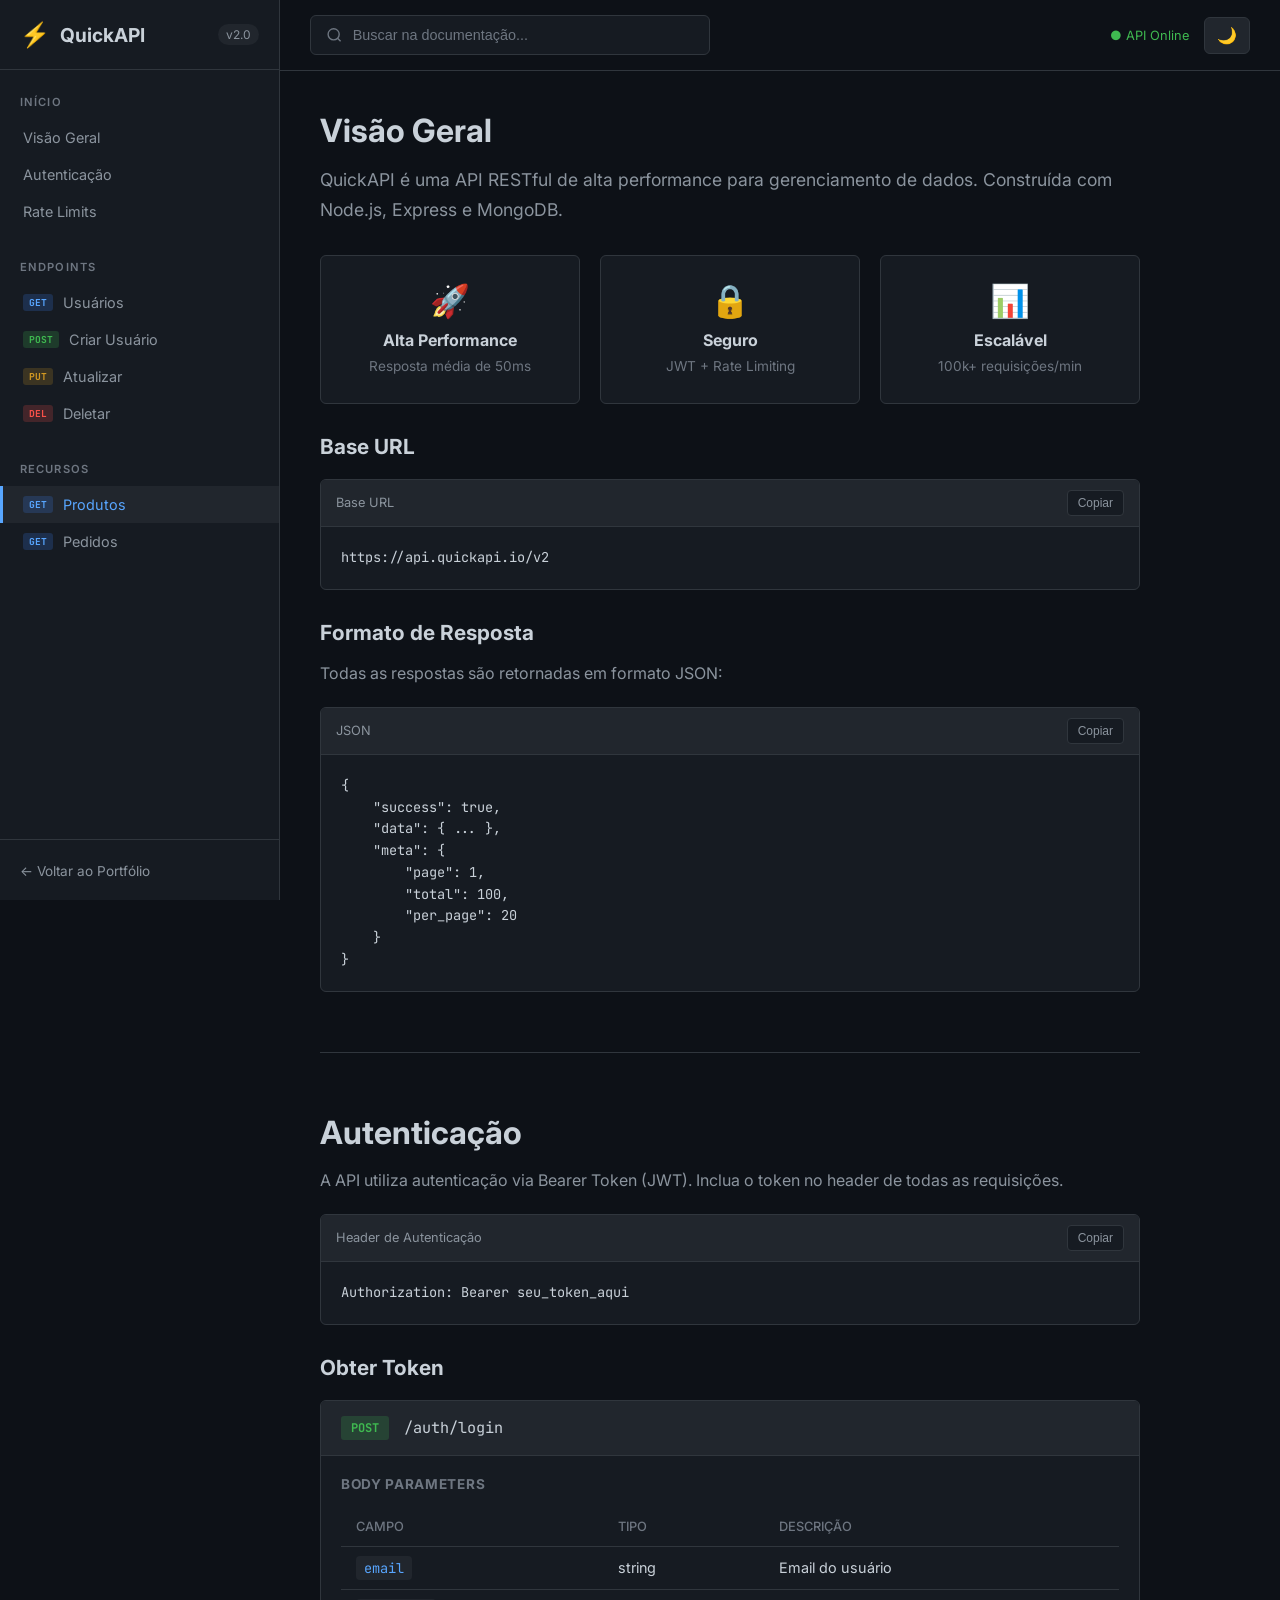
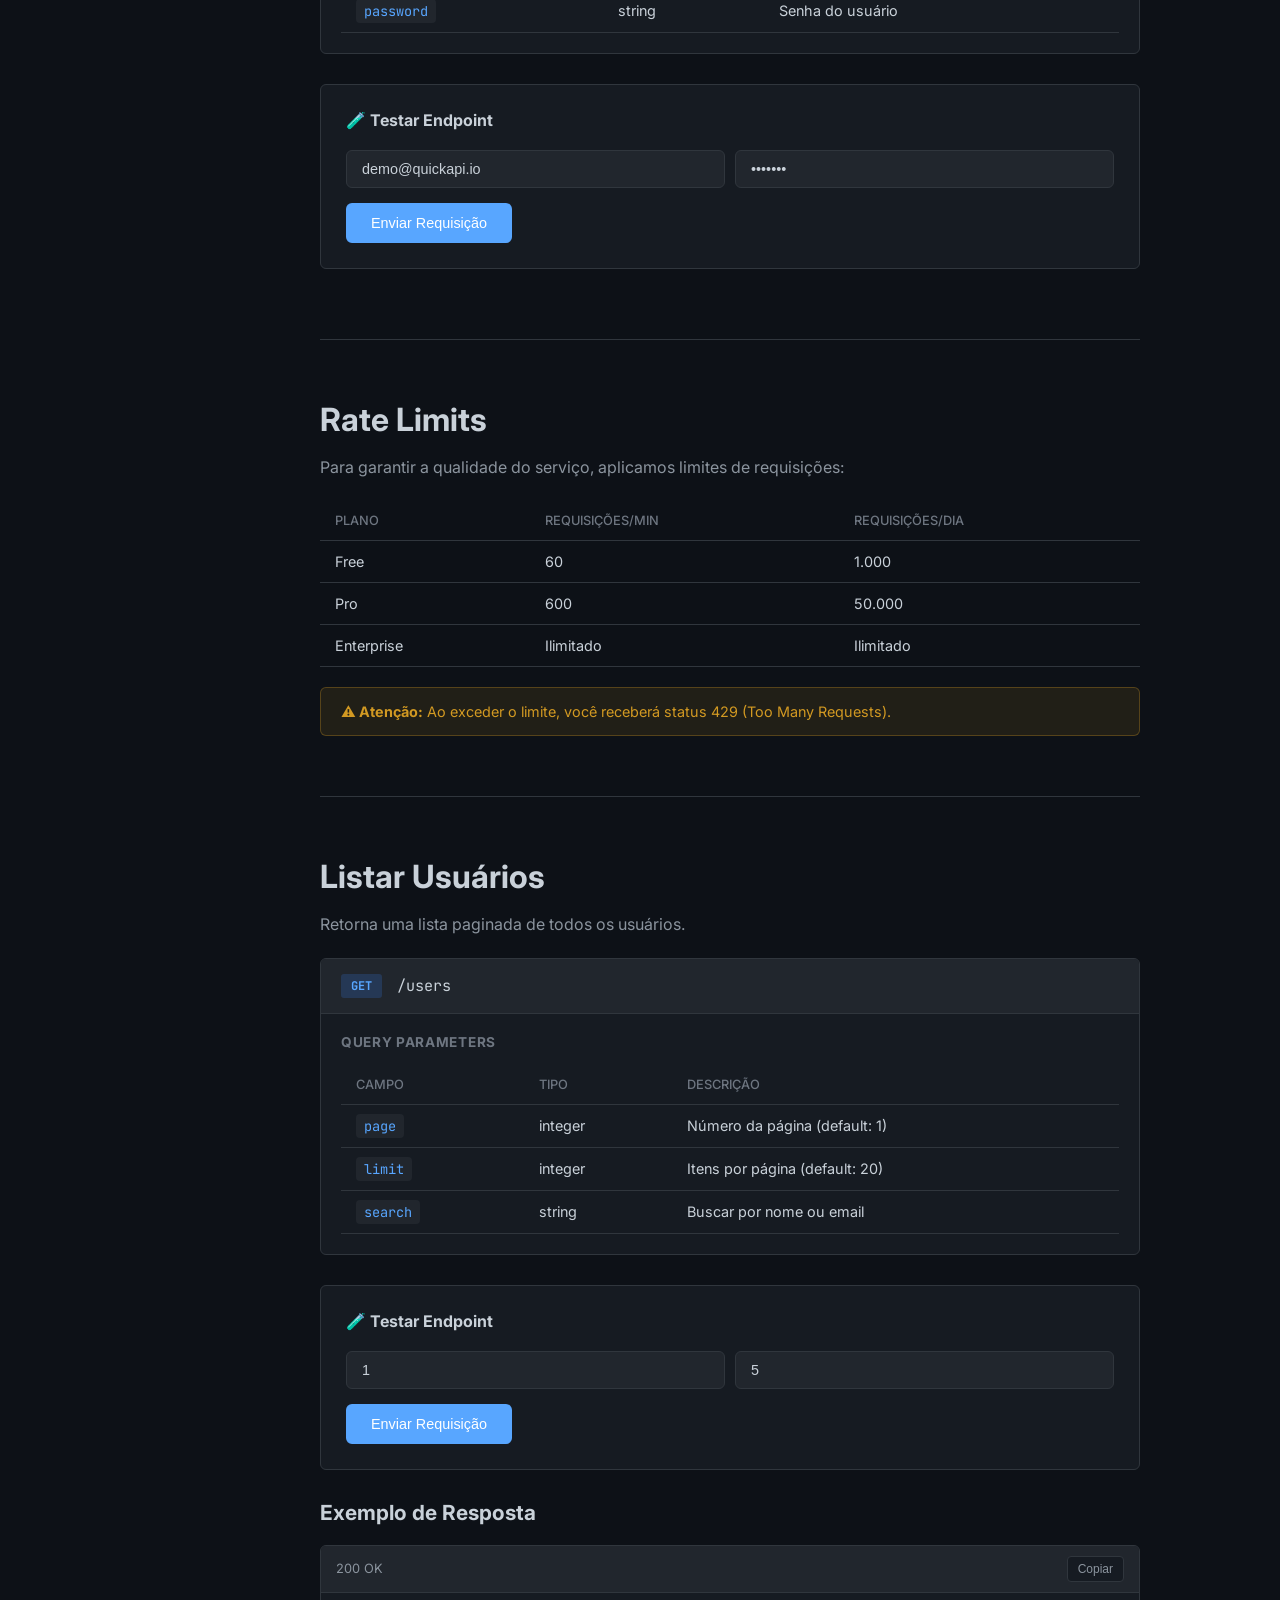
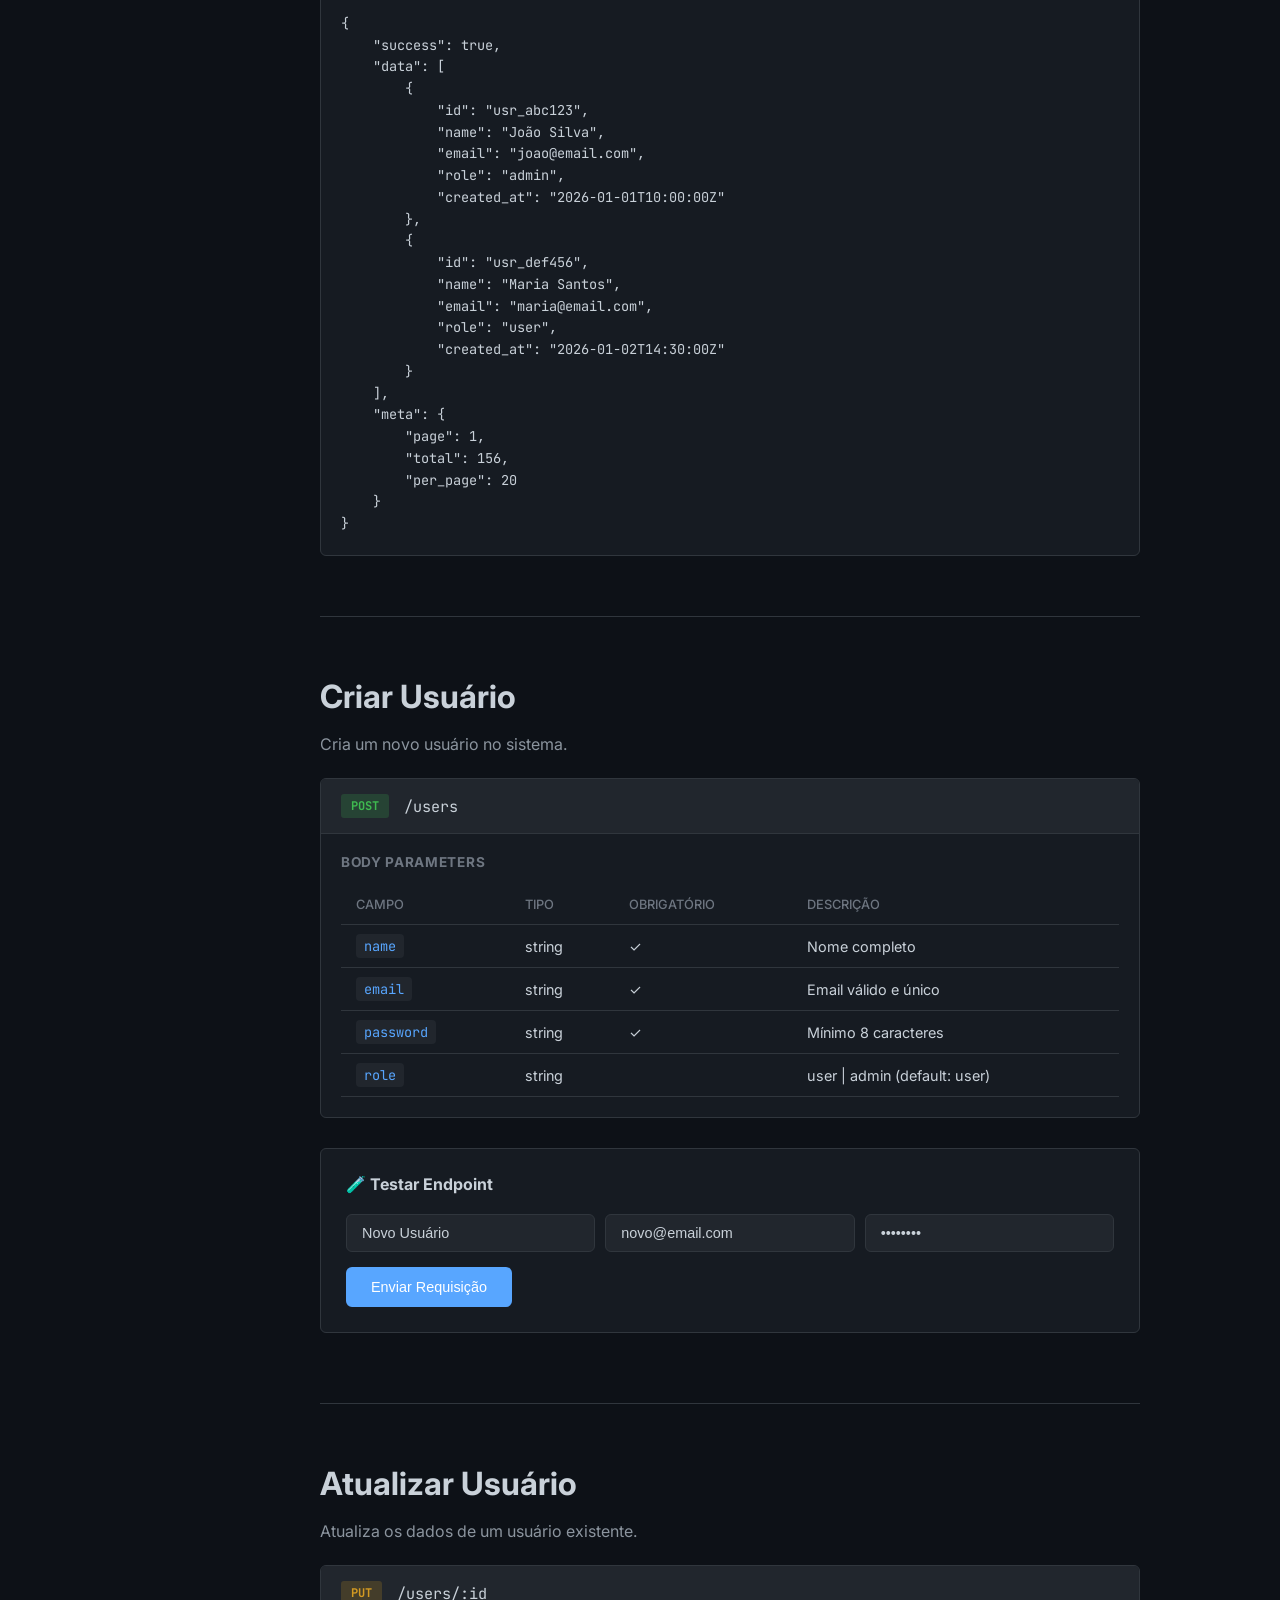
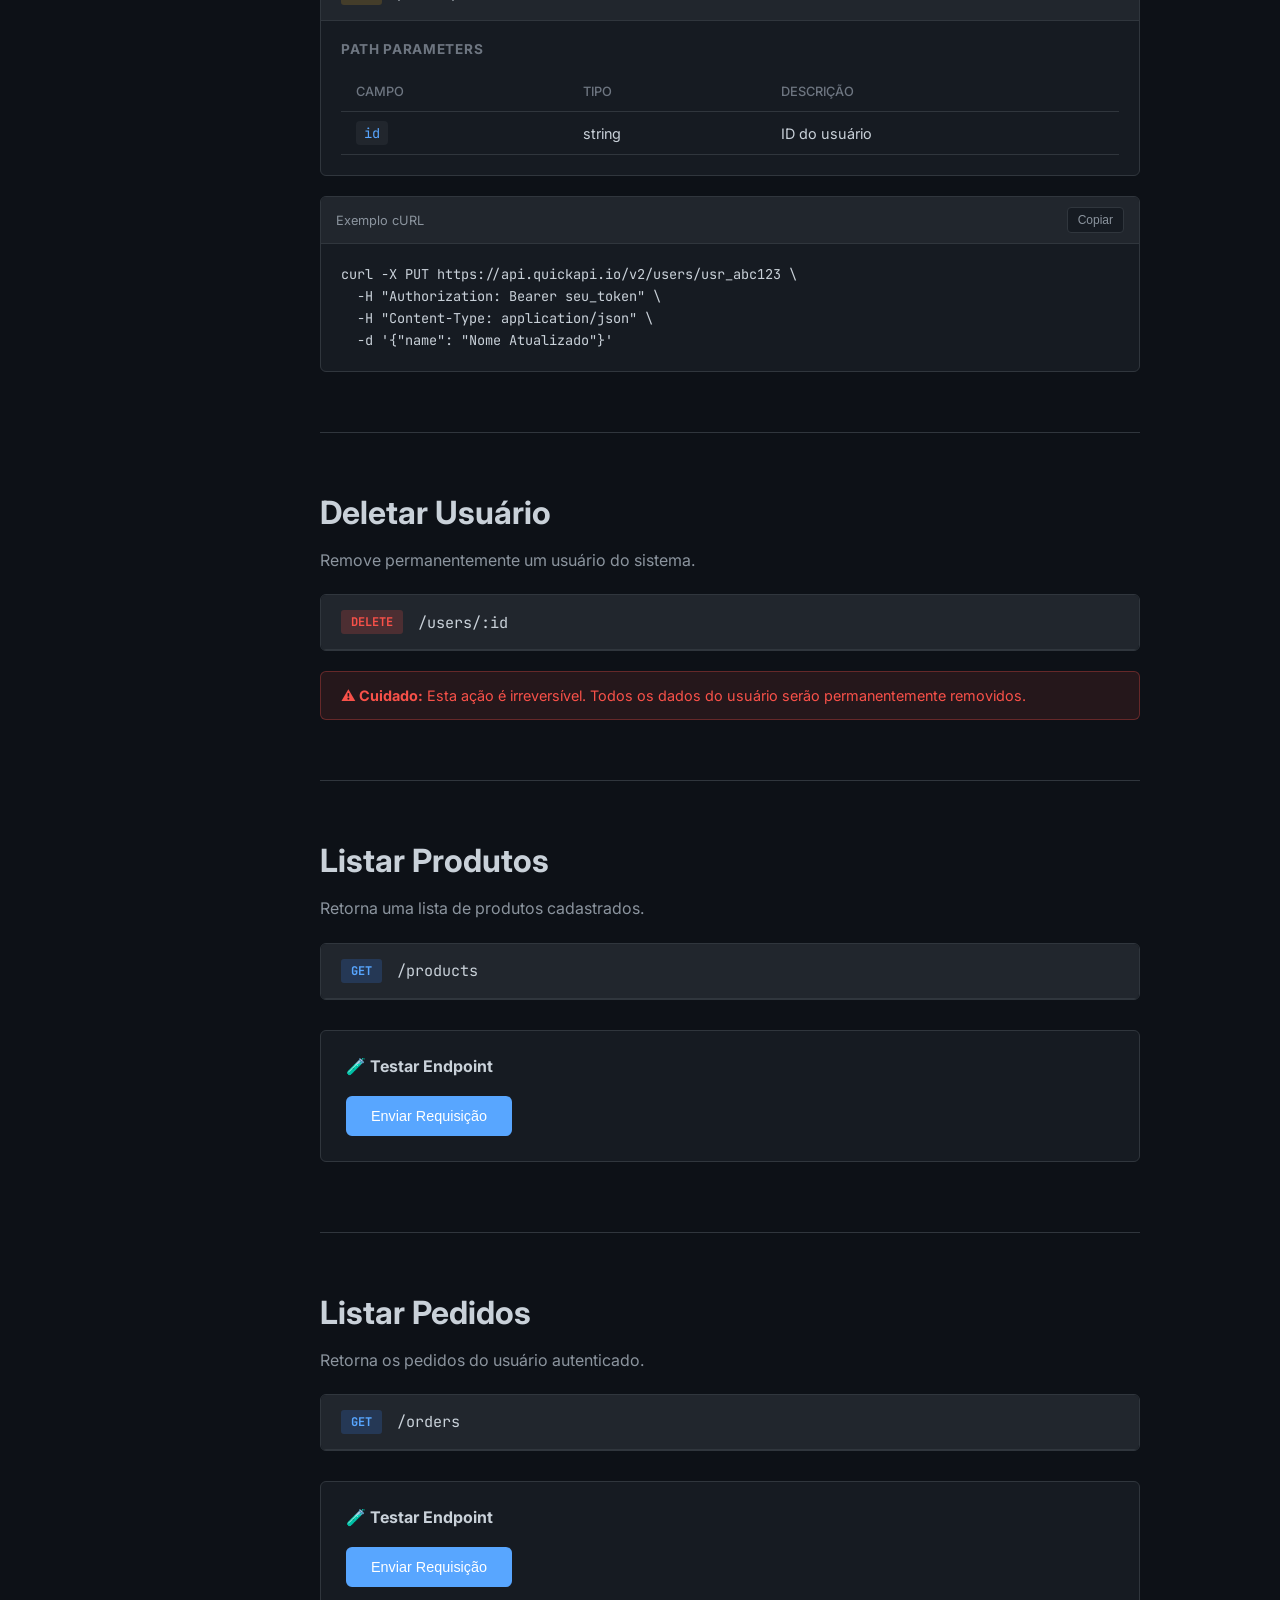
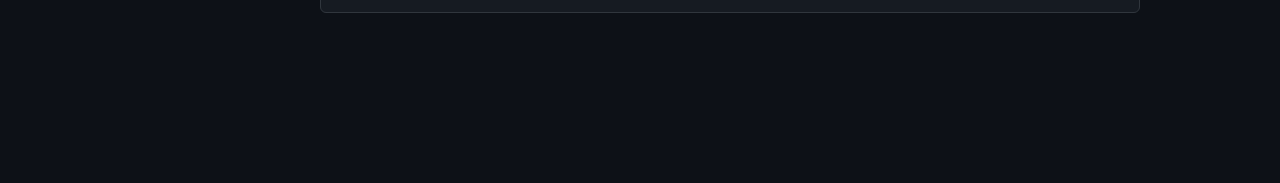
<file: projects/quickapi/index.html>
<!DOCTYPE html>
<html lang="pt-BR">
<head>
    <meta charset="UTF-8">
    <meta name="viewport" content="width=device-width, initial-scale=1.0">
    <title>QuickAPI - Documentação</title>
    <link href="https://fonts.googleapis.com/css2?family=JetBrains+Mono:wght@400;500;600&family=Inter:wght@400;500;600;700&display=swap" rel="stylesheet">
    <link rel="stylesheet" href="styles.css">
</head>
<body>
    <aside class="sidebar">
        <div class="sidebar-header">
            <div class="logo">
                <span class="logo-icon">⚡</span>
                <span class="logo-text">QuickAPI</span>
            </div>
            <span class="version">v2.0</span>
        </div>
        
        <nav class="sidebar-nav">
            <div class="nav-section">
                <h3>Início</h3>
                <a href="#overview" class="nav-item active">Visão Geral</a>
                <a href="#authentication" class="nav-item">Autenticação</a>
                <a href="#rate-limits" class="nav-item">Rate Limits</a>
            </div>
            
            <div class="nav-section">
                <h3>Endpoints</h3>
                <a href="#users" class="nav-item">
                    <span class="method get">GET</span> Usuários
                </a>
                <a href="#user-create" class="nav-item">
                    <span class="method post">POST</span> Criar Usuário
                </a>
                <a href="#user-update" class="nav-item">
                    <span class="method put">PUT</span> Atualizar
                </a>
                <a href="#user-delete" class="nav-item">
                    <span class="method delete">DEL</span> Deletar
                </a>
            </div>
            
            <div class="nav-section">
                <h3>Recursos</h3>
                <a href="#products" class="nav-item">
                    <span class="method get">GET</span> Produtos
                </a>
                <a href="#orders" class="nav-item">
                    <span class="method get">GET</span> Pedidos
                </a>
            </div>
        </nav>
        
        <div class="sidebar-footer">
            <a href="../../index.html" class="back-link">← Voltar ao Portfólio</a>
        </div>
    </aside>

    <main class="content">
        <header class="content-header">
            <div class="search-box">
                <svg width="18" height="18" viewBox="0 0 24 24" fill="none" stroke="currentColor" stroke-width="2">
                    <circle cx="11" cy="11" r="8"/>
                    <path d="m21 21-4.35-4.35"/>
                </svg>
                <input type="text" placeholder="Buscar na documentação..." id="searchInput">
            </div>
            <div class="header-actions">
                <span class="status online">● API Online</span>
                <button class="btn-theme" id="themeToggle">🌙</button>
            </div>
        </header>

        <div class="content-body">
            <!-- Overview Section -->
            <section id="overview" class="doc-section">
                <h1>Visão Geral</h1>
                <p class="intro">QuickAPI é uma API RESTful de alta performance para gerenciamento de dados. Construída com Node.js, Express e MongoDB.</p>
                
                <div class="info-cards">
                    <div class="info-card">
                        <div class="info-icon">🚀</div>
                        <h3>Alta Performance</h3>
                        <p>Resposta média de 50ms</p>
                    </div>
                    <div class="info-card">
                        <div class="info-icon">🔒</div>
                        <h3>Seguro</h3>
                        <p>JWT + Rate Limiting</p>
                    </div>
                    <div class="info-card">
                        <div class="info-icon">📊</div>
                        <h3>Escalável</h3>
                        <p>100k+ requisições/min</p>
                    </div>
                </div>

                <h2>Base URL</h2>
                <div class="code-block">
                    <div class="code-header">
                        <span>Base URL</span>
                        <button class="copy-btn" onclick="copyCode(this)">Copiar</button>
                    </div>
                    <pre><code>https://api.quickapi.io/v2</code></pre>
                </div>

                <h2>Formato de Resposta</h2>
                <p>Todas as respostas são retornadas em formato JSON:</p>
                <div class="code-block">
                    <div class="code-header">
                        <span>JSON</span>
                        <button class="copy-btn" onclick="copyCode(this)">Copiar</button>
                    </div>
                    <pre><code>{
    "success": true,
    "data": { ... },
    "meta": {
        "page": 1,
        "total": 100,
        "per_page": 20
    }
}</code></pre>
                </div>
            </section>

            <!-- Authentication Section -->
            <section id="authentication" class="doc-section">
                <h1>Autenticação</h1>
                <p>A API utiliza autenticação via Bearer Token (JWT). Inclua o token no header de todas as requisições.</p>

                <div class="code-block">
                    <div class="code-header">
                        <span>Header de Autenticação</span>
                        <button class="copy-btn" onclick="copyCode(this)">Copiar</button>
                    </div>
                    <pre><code>Authorization: Bearer seu_token_aqui</code></pre>
                </div>

                <h2>Obter Token</h2>
                <div class="endpoint-card">
                    <div class="endpoint-header">
                        <span class="method post">POST</span>
                        <span class="endpoint-url">/auth/login</span>
                    </div>
                    <div class="endpoint-body">
                        <h4>Body Parameters</h4>
                        <table class="params-table">
                            <thead>
                                <tr>
                                    <th>Campo</th>
                                    <th>Tipo</th>
                                    <th>Descrição</th>
                                </tr>
                            </thead>
                            <tbody>
                                <tr>
                                    <td><code>email</code></td>
                                    <td>string</td>
                                    <td>Email do usuário</td>
                                </tr>
                                <tr>
                                    <td><code>password</code></td>
                                    <td>string</td>
                                    <td>Senha do usuário</td>
                                </tr>
                            </tbody>
                        </table>
                    </div>
                </div>

                <div class="try-it-box">
                    <h3>🧪 Testar Endpoint</h3>
                    <div class="try-inputs">
                        <input type="email" placeholder="email@exemplo.com" id="authEmail" value="demo@quickapi.io">
                        <input type="password" placeholder="Senha" id="authPassword" value="demo123">
                    </div>
                    <button class="btn-try" onclick="testAuth()">Enviar Requisição</button>
                    <div class="try-response" id="authResponse"></div>
                </div>
            </section>

            <!-- Rate Limits Section -->
            <section id="rate-limits" class="doc-section">
                <h1>Rate Limits</h1>
                <p>Para garantir a qualidade do serviço, aplicamos limites de requisições:</p>

                <table class="params-table">
                    <thead>
                        <tr>
                            <th>Plano</th>
                            <th>Requisições/min</th>
                            <th>Requisições/dia</th>
                        </tr>
                    </thead>
                    <tbody>
                        <tr>
                            <td>Free</td>
                            <td>60</td>
                            <td>1.000</td>
                        </tr>
                        <tr>
                            <td>Pro</td>
                            <td>600</td>
                            <td>50.000</td>
                        </tr>
                        <tr>
                            <td>Enterprise</td>
                            <td>Ilimitado</td>
                            <td>Ilimitado</td>
                        </tr>
                    </tbody>
                </table>

                <div class="alert alert-warning">
                    <strong>⚠️ Atenção:</strong> Ao exceder o limite, você receberá status 429 (Too Many Requests).
                </div>
            </section>

            <!-- Users GET Section -->
            <section id="users" class="doc-section">
                <h1>Listar Usuários</h1>
                <p>Retorna uma lista paginada de todos os usuários.</p>

                <div class="endpoint-card">
                    <div class="endpoint-header">
                        <span class="method get">GET</span>
                        <span class="endpoint-url">/users</span>
                    </div>
                    <div class="endpoint-body">
                        <h4>Query Parameters</h4>
                        <table class="params-table">
                            <thead>
                                <tr>
                                    <th>Campo</th>
                                    <th>Tipo</th>
                                    <th>Descrição</th>
                                </tr>
                            </thead>
                            <tbody>
                                <tr>
                                    <td><code>page</code></td>
                                    <td>integer</td>
                                    <td>Número da página (default: 1)</td>
                                </tr>
                                <tr>
                                    <td><code>limit</code></td>
                                    <td>integer</td>
                                    <td>Itens por página (default: 20)</td>
                                </tr>
                                <tr>
                                    <td><code>search</code></td>
                                    <td>string</td>
                                    <td>Buscar por nome ou email</td>
                                </tr>
                            </tbody>
                        </table>
                    </div>
                </div>

                <div class="try-it-box">
                    <h3>🧪 Testar Endpoint</h3>
                    <div class="try-inputs">
                        <input type="number" placeholder="Página" id="usersPage" value="1" min="1">
                        <input type="number" placeholder="Limite" id="usersLimit" value="5" min="1" max="100">
                    </div>
                    <button class="btn-try" onclick="testGetUsers()">Enviar Requisição</button>
                    <div class="try-response" id="usersResponse"></div>
                </div>

                <h2>Exemplo de Resposta</h2>
                <div class="code-block">
                    <div class="code-header">
                        <span>200 OK</span>
                        <button class="copy-btn" onclick="copyCode(this)">Copiar</button>
                    </div>
                    <pre><code>{
    "success": true,
    "data": [
        {
            "id": "usr_abc123",
            "name": "João Silva",
            "email": "joao@email.com",
            "role": "admin",
            "created_at": "2026-01-01T10:00:00Z"
        },
        {
            "id": "usr_def456",
            "name": "Maria Santos",
            "email": "maria@email.com",
            "role": "user",
            "created_at": "2026-01-02T14:30:00Z"
        }
    ],
    "meta": {
        "page": 1,
        "total": 156,
        "per_page": 20
    }
}</code></pre>
                </div>
            </section>

            <!-- Users POST Section -->
            <section id="user-create" class="doc-section">
                <h1>Criar Usuário</h1>
                <p>Cria um novo usuário no sistema.</p>

                <div class="endpoint-card">
                    <div class="endpoint-header">
                        <span class="method post">POST</span>
                        <span class="endpoint-url">/users</span>
                    </div>
                    <div class="endpoint-body">
                        <h4>Body Parameters</h4>
                        <table class="params-table">
                            <thead>
                                <tr>
                                    <th>Campo</th>
                                    <th>Tipo</th>
                                    <th>Obrigatório</th>
                                    <th>Descrição</th>
                                </tr>
                            </thead>
                            <tbody>
                                <tr>
                                    <td><code>name</code></td>
                                    <td>string</td>
                                    <td>✓</td>
                                    <td>Nome completo</td>
                                </tr>
                                <tr>
                                    <td><code>email</code></td>
                                    <td>string</td>
                                    <td>✓</td>
                                    <td>Email válido e único</td>
                                </tr>
                                <tr>
                                    <td><code>password</code></td>
                                    <td>string</td>
                                    <td>✓</td>
                                    <td>Mínimo 8 caracteres</td>
                                </tr>
                                <tr>
                                    <td><code>role</code></td>
                                    <td>string</td>
                                    <td></td>
                                    <td>user | admin (default: user)</td>
                                </tr>
                            </tbody>
                        </table>
                    </div>
                </div>

                <div class="try-it-box">
                    <h3>🧪 Testar Endpoint</h3>
                    <div class="try-inputs">
                        <input type="text" placeholder="Nome" id="createName" value="Novo Usuário">
                        <input type="email" placeholder="Email" id="createEmail" value="novo@email.com">
                        <input type="password" placeholder="Senha" id="createPassword" value="senha123">
                    </div>
                    <button class="btn-try" onclick="testCreateUser()">Enviar Requisição</button>
                    <div class="try-response" id="createResponse"></div>
                </div>
            </section>

            <!-- Users PUT Section -->
            <section id="user-update" class="doc-section">
                <h1>Atualizar Usuário</h1>
                <p>Atualiza os dados de um usuário existente.</p>

                <div class="endpoint-card">
                    <div class="endpoint-header">
                        <span class="method put">PUT</span>
                        <span class="endpoint-url">/users/:id</span>
                    </div>
                    <div class="endpoint-body">
                        <h4>Path Parameters</h4>
                        <table class="params-table">
                            <thead>
                                <tr>
                                    <th>Campo</th>
                                    <th>Tipo</th>
                                    <th>Descrição</th>
                                </tr>
                            </thead>
                            <tbody>
                                <tr>
                                    <td><code>id</code></td>
                                    <td>string</td>
                                    <td>ID do usuário</td>
                                </tr>
                            </tbody>
                        </table>
                    </div>
                </div>

                <div class="code-block">
                    <div class="code-header">
                        <span>Exemplo cURL</span>
                        <button class="copy-btn" onclick="copyCode(this)">Copiar</button>
                    </div>
                    <pre><code>curl -X PUT https://api.quickapi.io/v2/users/usr_abc123 \
  -H "Authorization: Bearer seu_token" \
  -H "Content-Type: application/json" \
  -d '{"name": "Nome Atualizado"}'</code></pre>
                </div>
            </section>

            <!-- Users DELETE Section -->
            <section id="user-delete" class="doc-section">
                <h1>Deletar Usuário</h1>
                <p>Remove permanentemente um usuário do sistema.</p>

                <div class="endpoint-card">
                    <div class="endpoint-header">
                        <span class="method delete">DELETE</span>
                        <span class="endpoint-url">/users/:id</span>
                    </div>
                </div>

                <div class="alert alert-danger">
                    <strong>⚠️ Cuidado:</strong> Esta ação é irreversível. Todos os dados do usuário serão permanentemente removidos.
                </div>
            </section>

            <!-- Products Section -->
            <section id="products" class="doc-section">
                <h1>Listar Produtos</h1>
                <p>Retorna uma lista de produtos cadastrados.</p>

                <div class="endpoint-card">
                    <div class="endpoint-header">
                        <span class="method get">GET</span>
                        <span class="endpoint-url">/products</span>
                    </div>
                </div>

                <div class="try-it-box">
                    <h3>🧪 Testar Endpoint</h3>
                    <button class="btn-try" onclick="testGetProducts()">Enviar Requisição</button>
                    <div class="try-response" id="productsResponse"></div>
                </div>
            </section>

            <!-- Orders Section -->
            <section id="orders" class="doc-section">
                <h1>Listar Pedidos</h1>
                <p>Retorna os pedidos do usuário autenticado.</p>

                <div class="endpoint-card">
                    <div class="endpoint-header">
                        <span class="method get">GET</span>
                        <span class="endpoint-url">/orders</span>
                    </div>
                </div>

                <div class="try-it-box">
                    <h3>🧪 Testar Endpoint</h3>
                    <button class="btn-try" onclick="testGetOrders()">Enviar Requisição</button>
                    <div class="try-response" id="ordersResponse"></div>
                </div>
            </section>
        </div>
    </main>

    <script src="script.js"></script>
</body>
</html>
</file>
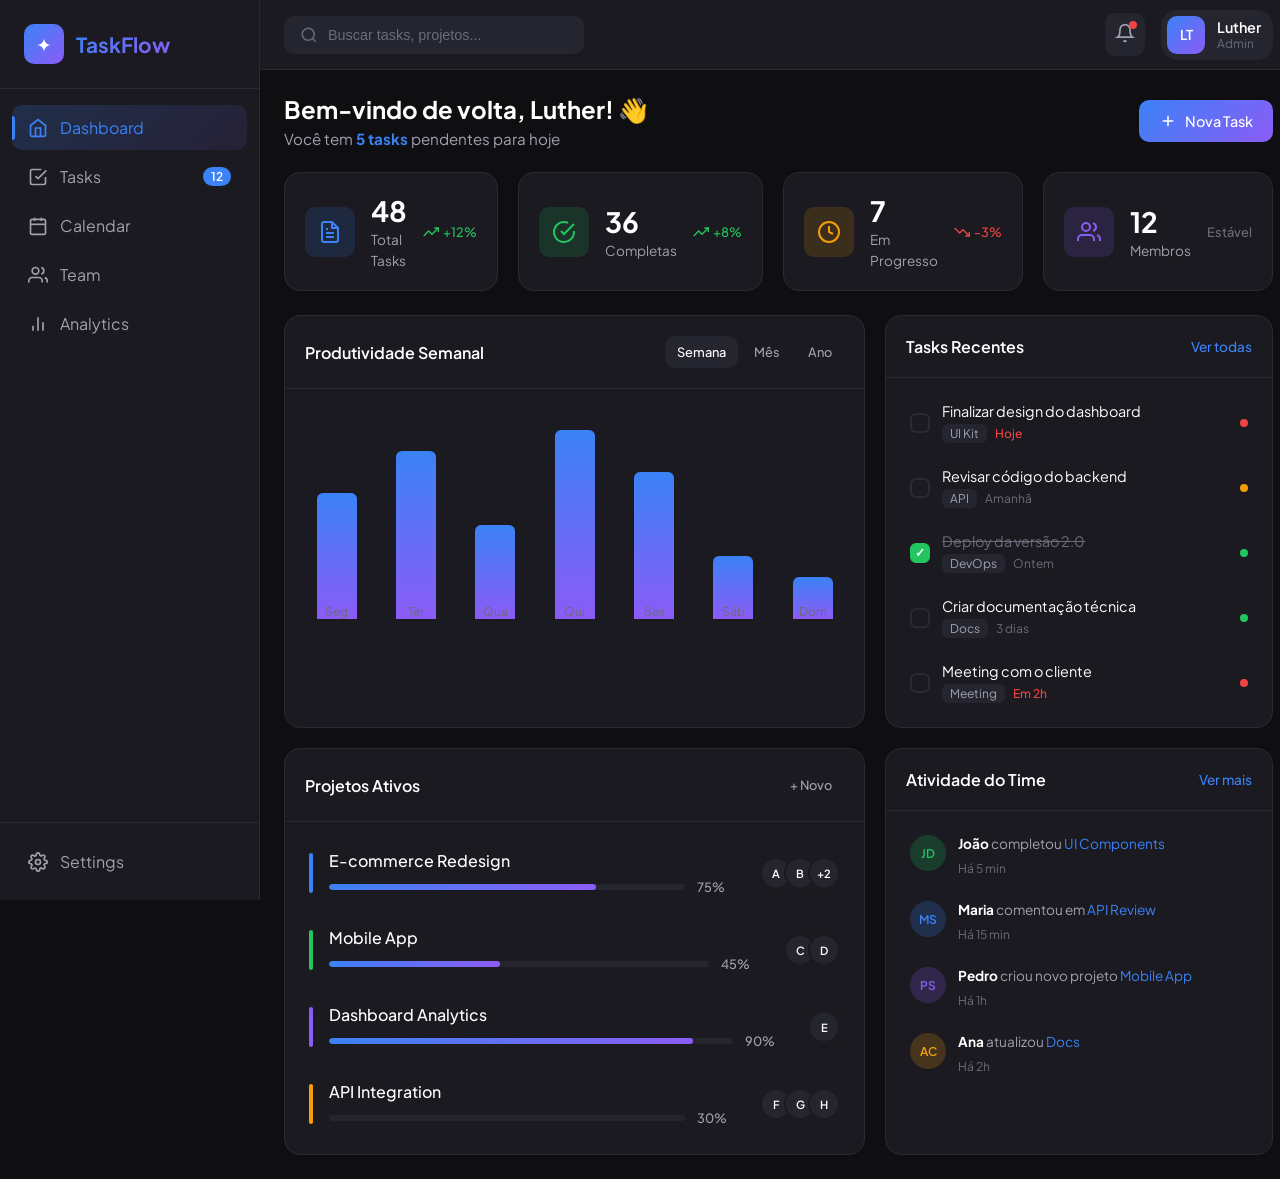
<file: projects/taskflow/index.html>
<!DOCTYPE html>
<html lang="pt-BR">
<head>
    <meta charset="UTF-8">
    <meta name="viewport" content="width=device-width, initial-scale=1.0">
    <title>TaskFlow - Dashboard de Produtividade</title>
    <link href="https://fonts.googleapis.com/css2?family=Plus+Jakarta+Sans:wght@300;400;500;600;700&display=swap" rel="stylesheet">
    <link rel="stylesheet" href="styles.css">
</head>
<body>
    <div class="app">
        <!-- Sidebar -->
        <aside class="sidebar">
            <div class="sidebar-header">
                <div class="logo">
                    <span class="logo-icon">✦</span>
                    <span class="logo-text">TaskFlow</span>
                </div>
            </div>
            
            <nav class="sidebar-nav">
                <a href="#" class="nav-item active">
                    <svg width="20" height="20" viewBox="0 0 24 24" fill="none" stroke="currentColor" stroke-width="2">
                        <path d="M3 9l9-7 9 7v11a2 2 0 0 1-2 2H5a2 2 0 0 1-2-2z"/>
                        <polyline points="9 22 9 12 15 12 15 22"/>
                    </svg>
                    <span>Dashboard</span>
                </a>
                <a href="#" class="nav-item">
                    <svg width="20" height="20" viewBox="0 0 24 24" fill="none" stroke="currentColor" stroke-width="2">
                        <path d="M9 11l3 3L22 4"/>
                        <path d="M21 12v7a2 2 0 0 1-2 2H5a2 2 0 0 1-2-2V5a2 2 0 0 1 2-2h11"/>
                    </svg>
                    <span>Tasks</span>
                    <span class="nav-badge">12</span>
                </a>
                <a href="#" class="nav-item">
                    <svg width="20" height="20" viewBox="0 0 24 24" fill="none" stroke="currentColor" stroke-width="2">
                        <rect x="3" y="4" width="18" height="18" rx="2" ry="2"/>
                        <line x1="16" y1="2" x2="16" y2="6"/>
                        <line x1="8" y1="2" x2="8" y2="6"/>
                        <line x1="3" y1="10" x2="21" y2="10"/>
                    </svg>
                    <span>Calendar</span>
                </a>
                <a href="#" class="nav-item">
                    <svg width="20" height="20" viewBox="0 0 24 24" fill="none" stroke="currentColor" stroke-width="2">
                        <path d="M17 21v-2a4 4 0 0 0-4-4H5a4 4 0 0 0-4 4v2"/>
                        <circle cx="9" cy="7" r="4"/>
                        <path d="M23 21v-2a4 4 0 0 0-3-3.87"/>
                        <path d="M16 3.13a4 4 0 0 1 0 7.75"/>
                    </svg>
                    <span>Team</span>
                </a>
                <a href="#" class="nav-item">
                    <svg width="20" height="20" viewBox="0 0 24 24" fill="none" stroke="currentColor" stroke-width="2">
                        <line x1="18" y1="20" x2="18" y2="10"/>
                        <line x1="12" y1="20" x2="12" y2="4"/>
                        <line x1="6" y1="20" x2="6" y2="14"/>
                    </svg>
                    <span>Analytics</span>
                </a>
            </nav>
            
            <div class="sidebar-footer">
                <a href="#" class="nav-item">
                    <svg width="20" height="20" viewBox="0 0 24 24" fill="none" stroke="currentColor" stroke-width="2">
                        <circle cx="12" cy="12" r="3"/>
                        <path d="M19.4 15a1.65 1.65 0 0 0 .33 1.82l.06.06a2 2 0 0 1 0 2.83 2 2 0 0 1-2.83 0l-.06-.06a1.65 1.65 0 0 0-1.82-.33 1.65 1.65 0 0 0-1 1.51V21a2 2 0 0 1-2 2 2 2 0 0 1-2-2v-.09A1.65 1.65 0 0 0 9 19.4a1.65 1.65 0 0 0-1.82.33l-.06.06a2 2 0 0 1-2.83 0 2 2 0 0 1 0-2.83l.06-.06a1.65 1.65 0 0 0 .33-1.82 1.65 1.65 0 0 0-1.51-1H3a2 2 0 0 1-2-2 2 2 0 0 1 2-2h.09A1.65 1.65 0 0 0 4.6 9a1.65 1.65 0 0 0-.33-1.82l-.06-.06a2 2 0 0 1 0-2.83 2 2 0 0 1 2.83 0l.06.06a1.65 1.65 0 0 0 1.82.33H9a1.65 1.65 0 0 0 1-1.51V3a2 2 0 0 1 2-2 2 2 0 0 1 2 2v.09a1.65 1.65 0 0 0 1 1.51 1.65 1.65 0 0 0 1.82-.33l.06-.06a2 2 0 0 1 2.83 0 2 2 0 0 1 0 2.83l-.06.06a1.65 1.65 0 0 0-.33 1.82V9a1.65 1.65 0 0 0 1.51 1H21a2 2 0 0 1 2 2 2 2 0 0 1-2 2h-.09a1.65 1.65 0 0 0-1.51 1z"/>
                    </svg>
                    <span>Settings</span>
                </a>
            </div>
        </aside>

        <!-- Main Content -->
        <main class="main-content">
            <!-- Header -->
            <header class="header">
                <div class="header-left">
                    <button class="menu-toggle" id="menuToggle">
                        <svg width="24" height="24" viewBox="0 0 24 24" fill="none" stroke="currentColor" stroke-width="2">
                            <line x1="3" y1="12" x2="21" y2="12"/>
                            <line x1="3" y1="6" x2="21" y2="6"/>
                            <line x1="3" y1="18" x2="21" y2="18"/>
                        </svg>
                    </button>
                    <div class="search-box">
                        <svg width="18" height="18" viewBox="0 0 24 24" fill="none" stroke="currentColor" stroke-width="2">
                            <circle cx="11" cy="11" r="8"/>
                            <line x1="21" y1="21" x2="16.65" y2="16.65"/>
                        </svg>
                        <input type="text" placeholder="Buscar tasks, projetos...">
                    </div>
                </div>
                <div class="header-right">
                    <button class="header-btn notification-btn">
                        <svg width="20" height="20" viewBox="0 0 24 24" fill="none" stroke="currentColor" stroke-width="2">
                            <path d="M18 8A6 6 0 0 0 6 8c0 7-3 9-3 9h18s-3-2-3-9"/>
                            <path d="M13.73 21a2 2 0 0 1-3.46 0"/>
                        </svg>
                        <span class="notification-dot"></span>
                    </button>
                    <div class="user-profile">
                        <div class="user-avatar">
                            <span>LT</span>
                        </div>
                        <div class="user-info">
                            <span class="user-name">Luther</span>
                            <span class="user-role">Admin</span>
                        </div>
                    </div>
                </div>
            </header>

            <!-- Dashboard Content -->
            <div class="dashboard">
                <!-- Welcome Section -->
                <div class="welcome-section">
                    <div class="welcome-text">
                        <h1>Bem-vindo de volta, Luther! 👋</h1>
                        <p>Você tem <strong>5 tasks</strong> pendentes para hoje</p>
                    </div>
                    <button class="btn btn-primary">
                        <svg width="18" height="18" viewBox="0 0 24 24" fill="none" stroke="currentColor" stroke-width="2">
                            <line x1="12" y1="5" x2="12" y2="19"/>
                            <line x1="5" y1="12" x2="19" y2="12"/>
                        </svg>
                        Nova Task
                    </button>
                </div>

                <!-- Stats Cards -->
                <div class="stats-grid">
                    <div class="stat-card">
                        <div class="stat-icon blue">
                            <svg width="24" height="24" viewBox="0 0 24 24" fill="none" stroke="currentColor" stroke-width="2">
                                <path d="M14 2H6a2 2 0 0 0-2 2v16a2 2 0 0 0 2 2h12a2 2 0 0 0 2-2V8z"/>
                                <polyline points="14 2 14 8 20 8"/>
                                <line x1="16" y1="13" x2="8" y2="13"/>
                                <line x1="16" y1="17" x2="8" y2="17"/>
                                <polyline points="10 9 9 9 8 9"/>
                            </svg>
                        </div>
                        <div class="stat-content">
                            <span class="stat-value">48</span>
                            <span class="stat-label">Total Tasks</span>
                        </div>
                        <div class="stat-trend up">
                            <svg width="16" height="16" viewBox="0 0 24 24" fill="none" stroke="currentColor" stroke-width="2">
                                <polyline points="23 6 13.5 15.5 8.5 10.5 1 18"/>
                                <polyline points="17 6 23 6 23 12"/>
                            </svg>
                            <span>+12%</span>
                        </div>
                    </div>

                    <div class="stat-card">
                        <div class="stat-icon green">
                            <svg width="24" height="24" viewBox="0 0 24 24" fill="none" stroke="currentColor" stroke-width="2">
                                <path d="M22 11.08V12a10 10 0 1 1-5.93-9.14"/>
                                <polyline points="22 4 12 14.01 9 11.01"/>
                            </svg>
                        </div>
                        <div class="stat-content">
                            <span class="stat-value">36</span>
                            <span class="stat-label">Completas</span>
                        </div>
                        <div class="stat-trend up">
                            <svg width="16" height="16" viewBox="0 0 24 24" fill="none" stroke="currentColor" stroke-width="2">
                                <polyline points="23 6 13.5 15.5 8.5 10.5 1 18"/>
                                <polyline points="17 6 23 6 23 12"/>
                            </svg>
                            <span>+8%</span>
                        </div>
                    </div>

                    <div class="stat-card">
                        <div class="stat-icon orange">
                            <svg width="24" height="24" viewBox="0 0 24 24" fill="none" stroke="currentColor" stroke-width="2">
                                <circle cx="12" cy="12" r="10"/>
                                <polyline points="12 6 12 12 16 14"/>
                            </svg>
                        </div>
                        <div class="stat-content">
                            <span class="stat-value">7</span>
                            <span class="stat-label">Em Progresso</span>
                        </div>
                        <div class="stat-trend down">
                            <svg width="16" height="16" viewBox="0 0 24 24" fill="none" stroke="currentColor" stroke-width="2">
                                <polyline points="23 18 13.5 8.5 8.5 13.5 1 6"/>
                                <polyline points="17 18 23 18 23 12"/>
                            </svg>
                            <span>-3%</span>
                        </div>
                    </div>

                    <div class="stat-card">
                        <div class="stat-icon purple">
                            <svg width="24" height="24" viewBox="0 0 24 24" fill="none" stroke="currentColor" stroke-width="2">
                                <path d="M17 21v-2a4 4 0 0 0-4-4H5a4 4 0 0 0-4 4v2"/>
                                <circle cx="9" cy="7" r="4"/>
                                <path d="M23 21v-2a4 4 0 0 0-3-3.87"/>
                                <path d="M16 3.13a4 4 0 0 1 0 7.75"/>
                            </svg>
                        </div>
                        <div class="stat-content">
                            <span class="stat-value">12</span>
                            <span class="stat-label">Membros</span>
                        </div>
                        <div class="stat-trend neutral">
                            <span>Estável</span>
                        </div>
                    </div>
                </div>

                <!-- Main Grid -->
                <div class="main-grid">
                    <!-- Chart Section -->
                    <div class="card chart-card">
                        <div class="card-header">
                            <h3>Produtividade Semanal</h3>
                            <div class="card-actions">
                                <button class="btn btn-ghost btn-sm active">Semana</button>
                                <button class="btn btn-ghost btn-sm">Mês</button>
                                <button class="btn btn-ghost btn-sm">Ano</button>
                            </div>
                        </div>
                        <div class="chart-container">
                            <div class="chart-bars">
                                <div class="chart-bar" style="--height: 60%">
                                    <div class="bar-fill"></div>
                                    <span class="bar-label">Seg</span>
                                    <span class="bar-value">12</span>
                                </div>
                                <div class="chart-bar" style="--height: 80%">
                                    <div class="bar-fill"></div>
                                    <span class="bar-label">Ter</span>
                                    <span class="bar-value">16</span>
                                </div>
                                <div class="chart-bar" style="--height: 45%">
                                    <div class="bar-fill"></div>
                                    <span class="bar-label">Qua</span>
                                    <span class="bar-value">9</span>
                                </div>
                                <div class="chart-bar" style="--height: 90%">
                                    <div class="bar-fill"></div>
                                    <span class="bar-label">Qui</span>
                                    <span class="bar-value">18</span>
                                </div>
                                <div class="chart-bar" style="--height: 70%">
                                    <div class="bar-fill"></div>
                                    <span class="bar-label">Sex</span>
                                    <span class="bar-value">14</span>
                                </div>
                                <div class="chart-bar" style="--height: 30%">
                                    <div class="bar-fill"></div>
                                    <span class="bar-label">Sáb</span>
                                    <span class="bar-value">6</span>
                                </div>
                                <div class="chart-bar" style="--height: 20%">
                                    <div class="bar-fill"></div>
                                    <span class="bar-label">Dom</span>
                                    <span class="bar-value">4</span>
                                </div>
                            </div>
                        </div>
                    </div>

                    <!-- Tasks List -->
                    <div class="card tasks-card">
                        <div class="card-header">
                            <h3>Tasks Recentes</h3>
                            <a href="#" class="link">Ver todas</a>
                        </div>
                        <div class="tasks-list">
                            <div class="task-item">
                                <label class="task-checkbox">
                                    <input type="checkbox">
                                    <span class="checkmark"></span>
                                </label>
                                <div class="task-content">
                                    <span class="task-title">Finalizar design do dashboard</span>
                                    <span class="task-meta">
                                        <span class="task-project">UI Kit</span>
                                        <span class="task-due urgent">Hoje</span>
                                    </span>
                                </div>
                                <span class="task-priority high"></span>
                            </div>

                            <div class="task-item">
                                <label class="task-checkbox">
                                    <input type="checkbox">
                                    <span class="checkmark"></span>
                                </label>
                                <div class="task-content">
                                    <span class="task-title">Revisar código do backend</span>
                                    <span class="task-meta">
                                        <span class="task-project">API</span>
                                        <span class="task-due">Amanhã</span>
                                    </span>
                                </div>
                                <span class="task-priority medium"></span>
                            </div>

                            <div class="task-item completed">
                                <label class="task-checkbox">
                                    <input type="checkbox" checked>
                                    <span class="checkmark"></span>
                                </label>
                                <div class="task-content">
                                    <span class="task-title">Deploy da versão 2.0</span>
                                    <span class="task-meta">
                                        <span class="task-project">DevOps</span>
                                        <span class="task-due">Ontem</span>
                                    </span>
                                </div>
                                <span class="task-priority low"></span>
                            </div>

                            <div class="task-item">
                                <label class="task-checkbox">
                                    <input type="checkbox">
                                    <span class="checkmark"></span>
                                </label>
                                <div class="task-content">
                                    <span class="task-title">Criar documentação técnica</span>
                                    <span class="task-meta">
                                        <span class="task-project">Docs</span>
                                        <span class="task-due">3 dias</span>
                                    </span>
                                </div>
                                <span class="task-priority low"></span>
                            </div>

                            <div class="task-item">
                                <label class="task-checkbox">
                                    <input type="checkbox">
                                    <span class="checkmark"></span>
                                </label>
                                <div class="task-content">
                                    <span class="task-title">Meeting com o cliente</span>
                                    <span class="task-meta">
                                        <span class="task-project">Meeting</span>
                                        <span class="task-due urgent">Em 2h</span>
                                    </span>
                                </div>
                                <span class="task-priority high"></span>
                            </div>
                        </div>
                    </div>

                    <!-- Projects Progress -->
                    <div class="card projects-card">
                        <div class="card-header">
                            <h3>Projetos Ativos</h3>
                            <button class="btn btn-ghost btn-sm">+ Novo</button>
                        </div>
                        <div class="projects-list">
                            <div class="project-item">
                                <div class="project-color blue"></div>
                                <div class="project-info">
                                    <span class="project-name">E-commerce Redesign</span>
                                    <div class="project-progress">
                                        <div class="progress-bar">
                                            <div class="progress-fill" style="width: 75%"></div>
                                        </div>
                                        <span class="progress-text">75%</span>
                                    </div>
                                </div>
                                <div class="project-team">
                                    <div class="team-avatar">A</div>
                                    <div class="team-avatar">B</div>
                                    <div class="team-avatar">+2</div>
                                </div>
                            </div>

                            <div class="project-item">
                                <div class="project-color green"></div>
                                <div class="project-info">
                                    <span class="project-name">Mobile App</span>
                                    <div class="project-progress">
                                        <div class="progress-bar">
                                            <div class="progress-fill" style="width: 45%"></div>
                                        </div>
                                        <span class="progress-text">45%</span>
                                    </div>
                                </div>
                                <div class="project-team">
                                    <div class="team-avatar">C</div>
                                    <div class="team-avatar">D</div>
                                </div>
                            </div>

                            <div class="project-item">
                                <div class="project-color purple"></div>
                                <div class="project-info">
                                    <span class="project-name">Dashboard Analytics</span>
                                    <div class="project-progress">
                                        <div class="progress-bar">
                                            <div class="progress-fill" style="width: 90%"></div>
                                        </div>
                                        <span class="progress-text">90%</span>
                                    </div>
                                </div>
                                <div class="project-team">
                                    <div class="team-avatar">E</div>
                                </div>
                            </div>

                            <div class="project-item">
                                <div class="project-color orange"></div>
                                <div class="project-info">
                                    <span class="project-name">API Integration</span>
                                    <div class="project-progress">
                                        <div class="progress-bar">
                                            <div class="progress-fill" style="width: 30%"></div>
                                        </div>
                                        <span class="progress-text">30%</span>
                                    </div>
                                </div>
                                <div class="project-team">
                                    <div class="team-avatar">F</div>
                                    <div class="team-avatar">G</div>
                                    <div class="team-avatar">H</div>
                                </div>
                            </div>
                        </div>
                    </div>

                    <!-- Team Activity -->
                    <div class="card activity-card">
                        <div class="card-header">
                            <h3>Atividade do Time</h3>
                            <a href="#" class="link">Ver mais</a>
                        </div>
                        <div class="activity-list">
                            <div class="activity-item">
                                <div class="activity-avatar green">
                                    <span>JD</span>
                                </div>
                                <div class="activity-content">
                                    <p><strong>João</strong> completou <span class="highlight">UI Components</span></p>
                                    <span class="activity-time">Há 5 min</span>
                                </div>
                            </div>

                            <div class="activity-item">
                                <div class="activity-avatar blue">
                                    <span>MS</span>
                                </div>
                                <div class="activity-content">
                                    <p><strong>Maria</strong> comentou em <span class="highlight">API Review</span></p>
                                    <span class="activity-time">Há 15 min</span>
                                </div>
                            </div>

                            <div class="activity-item">
                                <div class="activity-avatar purple">
                                    <span>PS</span>
                                </div>
                                <div class="activity-content">
                                    <p><strong>Pedro</strong> criou novo projeto <span class="highlight">Mobile App</span></p>
                                    <span class="activity-time">Há 1h</span>
                                </div>
                            </div>

                            <div class="activity-item">
                                <div class="activity-avatar orange">
                                    <span>AC</span>
                                </div>
                                <div class="activity-content">
                                    <p><strong>Ana</strong> atualizou <span class="highlight">Docs</span></p>
                                    <span class="activity-time">Há 2h</span>
                                </div>
                            </div>
                        </div>
                    </div>
                </div>
            </div>
        </main>
    </div>

    <script src="script.js"></script>
</body>
</html>
</file>
<file: styles.css>
/* =====================================================
   LUTHER PORTFOLIO - DARK CREEPY JOKER THEME
   ===================================================== */

/* CSS Variables */
:root {
    --color-bg: #050505;
    --color-bg-secondary: #0a0a0a;
    --color-bg-tertiary: #0f0f0f;
    --color-blood: #8b0000;
    --color-blood-light: #b22222;
    --color-blood-dark: #4a0000;
    --color-accent: #c9a227;
    --color-text: #d4d4d4;
    --color-text-muted: #666666;
    --color-text-dark: #444444;
    --color-white: #ffffff;
    --color-black: #000000;
    --color-gray: #222222;
    --font-display: 'Cinzel', serif;
    --font-body: 'Inter', sans-serif;
    --font-accent: 'Playfair Display', serif;
    --font-creepy: 'Creepster', cursive;
    --transition-fast: 0.2s ease;
    --transition-normal: 0.4s ease;
    --transition-slow: 0.6s cubic-bezier(0.4, 0, 0.2, 1);
}

/* Reset */
*, *::before, *::after {
    margin: 0;
    padding: 0;
    box-sizing: border-box;
}

html {
    scroll-behavior: smooth;
    font-size: 16px;
    overflow-x: hidden;
}

body {
    font-family: var(--font-body);
    background-color: var(--color-bg);
    color: var(--color-text);
    line-height: 1.6;
    overflow-x: hidden;
    -webkit-font-smoothing: antialiased;
    cursor: none;
}

a { color: inherit; text-decoration: none; cursor: none; }
button { cursor: none; border: none; background: none; font-family: inherit; }
img { max-width: 100%; display: block; }

::selection {
    background-color: var(--color-blood);
    color: var(--color-white);
}

/* =====================================================
   CURSOR PERSONALIZADO - Estilo Carta/Cruz
   ===================================================== */

.cursor-card {
    position: fixed;
    width: 30px;
    height: 30px;
    pointer-events: none;
    z-index: 10001;
    transform: translate(-50%, -50%);
    opacity: 0;
    transition: opacity 0.3s, transform 0.2s;
}

.cursor-symbol {
    font-size: 24px;
    color: var(--color-blood);
    filter: drop-shadow(0 0 10px var(--color-blood));
    display: block;
    animation: cursorPulse 2s ease-in-out infinite;
}

@keyframes cursorPulse {
    0%, 100% { transform: scale(1) rotate(0deg); filter: drop-shadow(0 0 10px var(--color-blood)); }
    50% { transform: scale(1.2) rotate(180deg); filter: drop-shadow(0 0 20px var(--color-blood)); }
}

.cursor-trail {
    position: fixed;
    width: 8px;
    height: 8px;
    background: var(--color-blood);
    border-radius: 50%;
    pointer-events: none;
    z-index: 10000;
    transform: translate(-50%, -50%);
    opacity: 0;
    box-shadow: 0 0 15px var(--color-blood), 0 0 30px var(--color-blood-dark);
}

.cursor-card.active, .cursor-trail.active {
    opacity: 1;
}

.cursor-card.hover {
    transform: translate(-50%, -50%) scale(1.5);
}

.cursor-card.hover .cursor-symbol {
    color: var(--color-accent);
    filter: drop-shadow(0 0 15px var(--color-accent));
}

/* =====================================================
   LOADER - Cartas em Leque Épico
   ===================================================== */

.loader {
    position: fixed;
    inset: 0;
    background-color: var(--color-black);
    display: flex;
    flex-direction: column;
    align-items: center;
    justify-content: center;
    z-index: 9999;
    transition: opacity 1s, visibility 1s;
    overflow: hidden;
}

.loader.hidden {
    opacity: 0;
    visibility: hidden;
}

.loader-darkness {
    position: absolute;
    inset: 0;
    background: radial-gradient(circle at center, transparent 0%, var(--color-black) 70%);
    pointer-events: none;
}

/* Cartas em Leque */
.cards-fan {
    position: relative;
    width: 300px;
    height: 200px;
    display: flex;
    align-items: center;
    justify-content: center;
    margin-bottom: 40px;
}

.fan-card {
    position: absolute;
    width: 80px;
    height: 120px;
    background: linear-gradient(145deg, #1a1a1a 0%, #0d0d0d 100%);
    border: 2px solid var(--color-gray);
    border-radius: 8px;
    transform-origin: bottom center;
    animation: fanOpen 2.5s ease-out forwards;
    box-shadow: 0 10px 40px rgba(0, 0, 0, 0.8), inset 0 0 20px rgba(0, 0, 0, 0.5);
    opacity: 0;
}

.card-face {
    width: 100%;
    height: 100%;
    display: flex;
    flex-direction: column;
    align-items: center;
    justify-content: center;
    position: relative;
    color: var(--color-white);
}

.card-face.card-red {
    color: var(--color-blood);
}

.card-face.card-joker {
    background: linear-gradient(145deg, #1a0a0a 0%, #0d0505 100%);
    color: var(--color-blood);
}

.card-corner-top {
    position: absolute;
    top: 5px;
    left: 8px;
    font-size: 10px;
    line-height: 1;
    text-align: center;
}

.card-corner-bottom {
    position: absolute;
    bottom: 5px;
    right: 8px;
    font-size: 10px;
    line-height: 1;
    text-align: center;
    transform: rotate(180deg);
}

.card-center {
    font-size: 2.5rem;
    text-shadow: 0 0 20px currentColor;
}

.joker-face {
    font-size: 2.5rem;
}

.joker-emoji {
    animation: jokerShake 0.5s ease-in-out infinite;
}

@keyframes jokerShake {
    0%, 100% { transform: rotate(-5deg); }
    50% { transform: rotate(5deg); }
}

/* Animação das cartas em leque */
.fan-card-1 { animation-delay: 0s; }
.fan-card-2 { animation-delay: 0.15s; }
.fan-card-3 { animation-delay: 0.3s; }
.fan-card-4 { animation-delay: 0.45s; }
.fan-card-5 { animation-delay: 0.6s; }

@keyframes fanOpen {
    0% {
        opacity: 0;
        transform: translateY(100px) rotate(0deg) scale(0.5);
    }
    50% {
        opacity: 1;
        transform: translateY(0) rotate(0deg) scale(1);
    }
    100% {
        opacity: 1;
    }
}

.fan-card-1 { animation-name: fanOpen1; }
.fan-card-2 { animation-name: fanOpen2; }
.fan-card-3 { animation-name: fanOpen3; }
.fan-card-4 { animation-name: fanOpen4; }
.fan-card-5 { animation-name: fanOpen5; }

@keyframes fanOpen1 {
    0% { opacity: 0; transform: translateY(100px) rotate(0deg) scale(0.5); }
    50% { opacity: 1; transform: translateY(0) rotate(0deg) scale(1); }
    100% { opacity: 1; transform: rotate(-30deg) translateX(-60px); }
}

@keyframes fanOpen2 {
    0% { opacity: 0; transform: translateY(100px) rotate(0deg) scale(0.5); }
    50% { opacity: 1; transform: translateY(0) rotate(0deg) scale(1); }
    100% { opacity: 1; transform: rotate(-15deg) translateX(-30px); }
}

@keyframes fanOpen3 {
    0% { opacity: 0; transform: translateY(100px) rotate(0deg) scale(0.5); }
    50% { opacity: 1; transform: translateY(0) rotate(0deg) scale(1); }
    100% { opacity: 1; transform: rotate(0deg) translateX(0); }
}

@keyframes fanOpen4 {
    0% { opacity: 0; transform: translateY(100px) rotate(0deg) scale(0.5); }
    50% { opacity: 1; transform: translateY(0) rotate(0deg) scale(1); }
    100% { opacity: 1; transform: rotate(15deg) translateX(30px); }
}

@keyframes fanOpen5 {
    0% { opacity: 0; transform: translateY(100px) rotate(0deg) scale(0.5); }
    50% { opacity: 1; transform: translateY(0) rotate(0deg) scale(1); }
    100% { opacity: 1; transform: rotate(30deg) translateX(60px); }
}

.joker-card {
    z-index: 5;
    border-color: var(--color-blood);
    box-shadow: 0 10px 40px rgba(139, 0, 0, 0.5), inset 0 0 20px rgba(139, 0, 0, 0.2);
}

/* Texto do Loader */
.loader-text-container {
    text-align: center;
    z-index: 10;
}

.loader-glitch {
    font-family: var(--font-display);
    font-size: 3rem;
    letter-spacing: 1rem;
    color: var(--color-white);
    position: relative;
    animation: glitchText 3s infinite;
}

.loader-glitch::before,
.loader-glitch::after {
    content: attr(data-text);
    position: absolute;
    left: 0;
    top: 0;
    width: 100%;
    height: 100%;
}

.loader-glitch::before {
    color: var(--color-blood);
    animation: glitchBefore 3s infinite;
    clip-path: polygon(0 0, 100% 0, 100% 45%, 0 45%);
}

.loader-glitch::after {
    color: var(--color-accent);
    animation: glitchAfter 3s infinite;
    clip-path: polygon(0 55%, 100% 55%, 100% 100%, 0 100%);
}

@keyframes glitchText {
    0%, 100% { transform: translate(0); }
    20% { transform: translate(-2px, 2px); }
    40% { transform: translate(2px, -2px); }
    60% { transform: translate(-2px, -2px); }
    80% { transform: translate(2px, 2px); }
}

@keyframes glitchBefore {
    0%, 100% { transform: translate(0); }
    20% { transform: translate(3px, 0); }
    40% { transform: translate(-3px, 0); }
    60% { transform: translate(3px, 0); }
    80% { transform: translate(-3px, 0); }
}

@keyframes glitchAfter {
    0%, 100% { transform: translate(0); }
    20% { transform: translate(-3px, 0); }
    40% { transform: translate(3px, 0); }
    60% { transform: translate(-3px, 0); }
    80% { transform: translate(3px, 0); }
}

.loader-subtitle {
    display: block;
    font-family: var(--font-accent);
    font-style: italic;
    font-size: 1rem;
    color: var(--color-blood);
    letter-spacing: 0.3rem;
    margin-top: 20px;
    opacity: 0;
    animation: fadeInSlow 1s ease 1.5s forwards;
}

@keyframes fadeInSlow {
    to { opacity: 1; }
}

/* Efeito de fumaça */
.smoke-effect {
    position: absolute;
    bottom: 0;
    left: 0;
    right: 0;
    height: 200px;
    pointer-events: none;
}

.smoke {
    position: absolute;
    bottom: 0;
    width: 100px;
    height: 100px;
    background: radial-gradient(ellipse, rgba(139, 0, 0, 0.3) 0%, transparent 70%);
    border-radius: 50%;
    animation: smokeRise 4s ease-in-out infinite;
}

.smoke-1 { left: 20%; animation-delay: 0s; }
.smoke-2 { left: 50%; animation-delay: 1.5s; }
.smoke-3 { left: 80%; animation-delay: 3s; }

@keyframes smokeRise {
    0% { transform: translateY(0) scale(1); opacity: 0.5; }
    100% { transform: translateY(-200px) scale(2); opacity: 0; }
}

/* =====================================================
   EFEITOS GLOBAIS
   ===================================================== */

.global-effects {
    position: fixed;
    inset: 0;
    pointer-events: none;
    z-index: 1;
}

.blood-drip {
    position: absolute;
    top: 0;
    width: 3px;
    height: 0;
    background: linear-gradient(to bottom, var(--color-blood) 0%, transparent 100%);
    animation: drip 8s ease-in-out infinite;
}

.drip-1 { left: 10%; animation-delay: 0s; }
.drip-2 { left: 50%; animation-delay: 3s; }
.drip-3 { left: 85%; animation-delay: 6s; }

@keyframes drip {
    0%, 100% { height: 0; opacity: 0; }
    10% { opacity: 1; }
    50% { height: 150px; opacity: 1; }
    60% { opacity: 0; }
}

.floating-symbols {
    position: absolute;
    inset: 0;
}

.float-symbol {
    position: absolute;
    font-size: 2rem;
    color: var(--color-blood);
    opacity: 0.05;
    animation: floatSymbol 20s linear infinite;
}

.fs-1 { top: 10%; left: 5%; animation-delay: 0s; }
.fs-2 { top: 30%; right: 10%; animation-delay: -3s; }
.fs-3 { top: 50%; left: 15%; animation-delay: -6s; }
.fs-4 { top: 70%; right: 20%; animation-delay: -9s; }
.fs-5 { top: 20%; left: 80%; animation-delay: -12s; }
.fs-6 { top: 80%; left: 30%; animation-delay: -15s; }
.fs-7 { top: 40%; right: 5%; animation-delay: -18s; }

@keyframes floatSymbol {
    0% { transform: translateY(0) rotate(0deg); opacity: 0.05; }
    50% { transform: translateY(-50px) rotate(180deg); opacity: 0.1; }
    100% { transform: translateY(0) rotate(360deg); opacity: 0.05; }
}

/* =====================================================
   SCROLL PROGRESS
   ===================================================== */

.scroll-progress {
    position: fixed;
    top: 0;
    left: 0;
    height: 3px;
    background: linear-gradient(90deg, var(--color-blood-dark), var(--color-blood), var(--color-blood-light));
    z-index: 1001;
    width: 0%;
    box-shadow: 0 0 10px var(--color-blood);
}

/* =====================================================
   NAVEGAÇÃO
   ===================================================== */

.nav {
    position: fixed;
    top: 0;
    left: 0;
    width: 100%;
    padding: 15px 30px;
    display: flex;
    justify-content: space-between;
    align-items: center;
    z-index: 1000;
    transition: background-color 0.3s, padding 0.3s;
}

.nav.scrolled {
    background-color: rgba(5, 5, 5, 0.95);
    backdrop-filter: blur(10px);
    padding: 10px 30px;
    border-bottom: 1px solid var(--color-blood-dark);
}

.nav-logo {
    display: flex;
    align-items: center;
    gap: 10px;
}

.logo-symbol {
    font-size: 1.8rem;
    transition: transform 0.5s;
}

.joker-rotate:hover {
    animation: jokerSpin 0.5s ease;
}

/* Joker SVG Styles */
.joker-icon {
    color: var(--color-blood);
    filter: drop-shadow(0 0 10px var(--color-blood));
    transition: all 0.3s ease;
}

.joker-icon:hover {
    filter: drop-shadow(0 0 20px var(--color-blood));
    transform: scale(1.1);
}

.joker-svg {
    color: var(--color-blood);
    filter: drop-shadow(0 0 15px var(--color-blood));
    animation: jokerGlow 2s ease-in-out infinite;
}

@keyframes jokerGlow {
    0%, 100% { filter: drop-shadow(0 0 15px var(--color-blood)); }
    50% { filter: drop-shadow(0 0 25px var(--color-blood-light)); }
}

.corner-joker-svg {
    color: var(--color-blood);
    opacity: 0.15;
    filter: drop-shadow(0 0 20px var(--color-blood));
}

@keyframes jokerSpin {
    0% { transform: rotate(0deg) scale(1); }
    50% { transform: rotate(180deg) scale(1.3); }
    100% { transform: rotate(360deg) scale(1); }
}

.logo-text {
    font-family: var(--font-display);
    font-size: 1rem;
    letter-spacing: 0.3rem;
    font-weight: 500;
    color: var(--color-white);
}

.nav-menu {
    display: flex;
    gap: 25px;
}

.nav-link {
    display: flex;
    align-items: center;
    gap: 5px;
    font-size: 0.8rem;
    letter-spacing: 0.1rem;
    text-transform: uppercase;
    position: relative;
    padding: 5px 0;
    transition: color 0.3s;
}

.link-card {
    font-size: 0.9rem;
    transition: transform 0.3s;
}

.nav-link:hover .link-card {
    transform: rotate(15deg) scale(1.2);
}

.nav-link::after {
    content: '';
    position: absolute;
    bottom: 0;
    left: 0;
    width: 0%;
    height: 1px;
    background: linear-gradient(90deg, var(--color-blood), var(--color-accent));
    transition: width 0.3s;
}

.nav-link:hover, .nav-link.active { color: var(--color-blood); }
.nav-link:hover::after, .nav-link.active::after { width: 100%; }

/* Nav Toggle */
.nav-toggle {
    display: none;
    flex-direction: column;
    gap: 5px;
    padding: 5px;
    z-index: 1001;
}

.nav-toggle span {
    display: block;
    width: 25px;
    height: 2px;
    background-color: var(--color-blood);
    transition: transform 0.3s, opacity 0.3s;
}

.nav-toggle.active span:nth-child(1) { transform: rotate(45deg) translate(5px, 5px); }
.nav-toggle.active span:nth-child(2) { opacity: 0; }
.nav-toggle.active span:nth-child(3) { transform: rotate(-45deg) translate(5px, -5px); }

/* Mobile Menu */
.mobile-menu {
    position: fixed;
    inset: 0;
    background-color: var(--color-bg);
    z-index: 999;
    display: flex;
    flex-direction: column;
    justify-content: center;
    align-items: center;
    opacity: 0;
    visibility: hidden;
    transition: opacity 0.4s, visibility 0.4s;
}

.mobile-menu.active {
    opacity: 1;
    visibility: visible;
}

.mobile-cards-bg {
    position: absolute;
    inset: 0;
    display: flex;
    justify-content: space-around;
    align-items: center;
    opacity: 0.03;
    font-size: 15rem;
    color: var(--color-blood);
}

.mobile-menu-content {
    display: flex;
    flex-direction: column;
    gap: 25px;
    text-align: center;
    z-index: 1;
}

.mobile-link {
    display: flex;
    align-items: center;
    justify-content: center;
    gap: 15px;
    font-family: var(--font-display);
    font-size: 1.5rem;
    letter-spacing: 0.2rem;
    opacity: 0;
    transform: translateY(20px);
    transition: color 0.3s, opacity 0.4s, transform 0.4s;
}

.mobile-menu.active .mobile-link {
    opacity: 1;
    transform: translateY(0);
}

.mobile-menu.active .mobile-link:nth-child(1) { transition-delay: 0.1s; }
.mobile-menu.active .mobile-link:nth-child(2) { transition-delay: 0.15s; }
.mobile-menu.active .mobile-link:nth-child(3) { transition-delay: 0.2s; }
.mobile-menu.active .mobile-link:nth-child(4) { transition-delay: 0.25s; }
.mobile-menu.active .mobile-link:nth-child(5) { transition-delay: 0.3s; }

.mobile-link:hover { color: var(--color-blood); }

.link-number {
    font-size: 1.5rem;
    color: var(--color-blood);
}

.mobile-menu-footer {
    position: absolute;
    bottom: 40px;
    z-index: 1;
}

.joker-text {
    font-family: var(--font-display);
    font-size: 1rem;
    color: var(--color-blood);
    letter-spacing: 0.5rem;
    text-shadow: 0 0 20px var(--color-blood);
}

/* =====================================================
   NOISE TEXTURE
   ===================================================== */

.noise {
    position: absolute;
    inset: 0;
    background-image: url("data:image/svg+xml,%3Csvg viewBox='0 0 256 256' xmlns='http://www.w3.org/2000/svg'%3E%3Cfilter id='noise'%3E%3CfeTurbulence type='fractalNoise' baseFrequency='0.9' numOctaves='4' stitchTiles='stitch'/%3E%3C/filter%3E%3Crect width='100%25' height='100%25' filter='url(%23noise)'/%3E%3C/svg%3E");
    opacity: 0.04;
    pointer-events: none;
}

.dark-vignette {
    position: absolute;
    inset: 0;
    background: radial-gradient(ellipse at center, transparent 0%, var(--color-black) 100%);
    opacity: 0.6;
    pointer-events: none;
}

/* =====================================================
   HERO SECTION
   ===================================================== */

.hero {
    position: relative;
    min-height: 100vh;
    min-height: 100dvh;
    display: flex;
    align-items: center;
    justify-content: center;
    overflow: hidden;
    padding: 20px;
}

.hero-bg {
    position: absolute;
    inset: 0;
    z-index: -1;
}

.creepy-lines {
    position: absolute;
    inset: 0;
    background: repeating-linear-gradient(
        0deg,
        transparent,
        transparent 2px,
        rgba(139, 0, 0, 0.03) 2px,
        rgba(139, 0, 0, 0.03) 4px
    );
    pointer-events: none;
    animation: scanlines 8s linear infinite;
}

@keyframes scanlines {
    0% { transform: translateY(0); }
    100% { transform: translateY(4px); }
}

.gradient-orb {
    position: absolute;
    border-radius: 50%;
    filter: blur(80px);
    opacity: 0.3;
}

.orb-1 {
    width: 400px;
    height: 400px;
    background: radial-gradient(circle, var(--color-blood) 0%, transparent 70%);
    top: -150px;
    right: -100px;
    animation: orbMove1 15s ease-in-out infinite;
}

.orb-2 {
    width: 300px;
    height: 300px;
    background: radial-gradient(circle, var(--color-blood-dark) 0%, transparent 70%);
    bottom: -100px;
    left: -100px;
    animation: orbMove2 12s ease-in-out infinite;
}

@keyframes orbMove1 {
    0%, 100% { transform: translate(0, 0); }
    50% { transform: translate(-30px, 30px); }
}

@keyframes orbMove2 {
    0%, 100% { transform: translate(0, 0); }
    50% { transform: translate(30px, -30px); }
}

/* Floating Cards */
.floating-cards {
    position: absolute;
    inset: 0;
    overflow: hidden;
    pointer-events: none;
}

.float-card {
    position: absolute;
    font-size: 4rem;
    color: var(--color-blood);
    opacity: 0.08;
    animation: floatCard 20s linear infinite;
    text-shadow: 0 0 30px var(--color-blood);
}

.float-card-1 { top: 10%; left: 5%; animation-delay: 0s; }
.float-card-2 { top: 60%; right: 10%; animation-delay: -5s; }
.float-card-3 { bottom: 20%; left: 15%; animation-delay: -10s; }
.float-card-4 { top: 30%; right: 20%; animation-delay: -15s; }
.float-card-5 { top: 50%; left: 50%; animation-delay: -8s; font-size: 5rem; }

@keyframes floatCard {
    0% { transform: translateY(0) rotate(0deg); opacity: 0.08; }
    25% { opacity: 0.15; }
    50% { transform: translateY(-100px) rotate(180deg); opacity: 0.08; }
    75% { opacity: 0.15; }
    100% { transform: translateY(0) rotate(360deg); opacity: 0.08; }
}

/* Hero Content */
.hero-content {
    text-align: center;
    max-width: 900px;
    width: 100%;
    padding: 0 20px;
    z-index: 2;
}

.hero-card-reveal {
    margin-bottom: 30px;
    perspective: 1000px;
}

.reveal-card {
    width: 60px;
    height: 90px;
    margin: 0 auto;
    position: relative;
    transform-style: preserve-3d;
    animation: cardFlip 4s ease-in-out infinite;
}

.reveal-front, .reveal-back {
    position: absolute;
    inset: 0;
    display: flex;
    align-items: center;
    justify-content: center;
    backface-visibility: hidden;
    border-radius: 8px;
    font-size: 2rem;
    font-family: var(--font-display);
}

.reveal-front {
    background: linear-gradient(145deg, #1a1a1a 0%, #0d0d0d 100%);
    border: 2px solid var(--color-gray);
    color: var(--color-blood);
}

.reveal-back {
    background: linear-gradient(145deg, var(--color-blood-dark) 0%, var(--color-blood) 100%);
    border: 2px solid var(--color-blood);
    color: var(--color-white);
    transform: rotateY(180deg);
}

@keyframes cardFlip {
    0%, 40% { transform: rotateY(0deg); }
    50%, 90% { transform: rotateY(180deg); }
    100% { transform: rotateY(360deg); }
}

.hero-subtitle {
    display: flex;
    align-items: center;
    justify-content: center;
    gap: 15px;
    margin-bottom: 20px;
    opacity: 0;
    animation: fadeInUp 0.8s ease 0.3s forwards;
}

.hero-subtitle .line {
    width: 40px;
    height: 1px;
    background: linear-gradient(90deg, transparent, var(--color-blood), transparent);
}

.hero-subtitle .text {
    font-size: 0.85rem;
    letter-spacing: 0.25rem;
    text-transform: uppercase;
    color: var(--color-text-muted);
}

.glitch-text {
    position: relative;
}

.glitch-text::before,
.glitch-text::after {
    content: attr(data-text);
    position: absolute;
    left: 0;
    top: 0;
    opacity: 0.8;
}

.glitch-text::before {
    color: var(--color-blood);
    animation: glitch1 2s infinite;
    clip-path: polygon(0 0, 100% 0, 100% 45%, 0 45%);
}

.glitch-text::after {
    color: var(--color-accent);
    animation: glitch2 2s infinite;
    clip-path: polygon(0 55%, 100% 55%, 100% 100%, 0 100%);
}

@keyframes glitch1 {
    0%, 100% { transform: translate(0); }
    20% { transform: translate(-2px, 1px); }
    40% { transform: translate(2px, -1px); }
    60% { transform: translate(-1px, 2px); }
    80% { transform: translate(1px, -2px); }
}

@keyframes glitch2 {
    0%, 100% { transform: translate(0); }
    20% { transform: translate(2px, -1px); }
    40% { transform: translate(-2px, 1px); }
    60% { transform: translate(1px, -2px); }
    80% { transform: translate(-1px, 2px); }
}

.hero-title {
    font-family: var(--font-display);
    font-size: clamp(2.5rem, 12vw, 7rem);
    font-weight: 700;
    letter-spacing: 0.2rem;
    line-height: 1;
    margin-bottom: 25px;
    opacity: 0;
    animation: fadeInUp 0.8s ease 0.5s forwards;
    white-space: nowrap;
}

.creepy-title {
    text-shadow: 
        0 0 10px var(--color-blood),
        0 0 20px var(--color-blood),
        0 0 40px var(--color-blood-dark);
}

.title-char {
    display: inline-block;
    transition: all 0.3s ease;
    position: relative;
}

.title-char:hover {
    transform: translateY(-15px) scale(1.1);
    color: var(--color-blood);
    text-shadow: 
        0 0 20px var(--color-blood),
        0 0 40px var(--color-blood),
        0 5px 10px rgba(0,0,0,0.5);
}

.hero-description {
    font-size: clamp(1rem, 2.5vw, 1.2rem);
    color: var(--color-text-muted);
    margin-bottom: 40px;
    opacity: 0;
    animation: fadeInUp 0.8s ease 0.7s forwards;
}

.quote-dark {
    font-size: 1.5em;
    color: var(--color-blood);
    font-family: var(--font-accent);
}

.blood-text {
    color: var(--color-blood) !important;
    text-shadow: 0 0 10px var(--color-blood);
}

.gold-text {
    color: var(--color-accent) !important;
    text-shadow: 0 0 10px var(--color-accent);
}

.typed-text {
    color: var(--color-text);
}

.typed-cursor {
    color: var(--color-blood);
    animation: blink 1s infinite;
}

@keyframes blink {
    0%, 50% { opacity: 1; }
    51%, 100% { opacity: 0; }
}

/* Hero CTA */
.hero-cta {
    display: flex;
    justify-content: center;
    gap: 15px;
    flex-wrap: wrap;
    opacity: 0;
    animation: fadeInUp 0.8s ease 0.9s forwards;
}

@keyframes fadeInUp {
    from { opacity: 0; transform: translateY(30px); }
    to { opacity: 1; transform: translateY(0); }
}

/* Buttons */
.btn {
    display: inline-flex;
    align-items: center;
    gap: 10px;
    padding: 14px 28px;
    font-size: 0.85rem;
    letter-spacing: 0.1rem;
    text-transform: uppercase;
    position: relative;
    overflow: hidden;
    transition: all 0.3s;
}

.creepy-btn {
    border: 1px solid var(--color-blood);
    box-shadow: 0 0 20px rgba(139, 0, 0, 0.3);
}

.creepy-btn:hover {
    box-shadow: 0 0 30px rgba(139, 0, 0, 0.5);
}

.btn-bg {
    position: absolute;
    inset: 0;
    background: linear-gradient(135deg, var(--color-blood) 0%, var(--color-blood-dark) 100%);
    transform: scaleX(0);
    transform-origin: right;
    transition: transform 0.4s ease;
    z-index: -1;
}

.btn-primary {
    background: linear-gradient(135deg, var(--color-blood) 0%, var(--color-blood-dark) 100%);
    color: var(--color-white);
}

.btn-primary .btn-bg { transform: scaleX(1); }

.btn-primary:hover .btn-bg {
    transform: scaleX(0);
    transform-origin: left;
}

.btn-icon {
    transition: transform 0.3s;
}

.btn:hover .btn-icon {
    transform: translateX(5px);
}

.btn-discord {
    background-color: transparent;
    color: var(--color-white);
    border: 1px solid var(--color-blood);
}

.btn-discord .discord-svg {
    transition: transform 0.3s;
    color: var(--color-blood);
}

.btn-discord:hover {
    background-color: var(--color-blood);
}

.btn-discord:hover .discord-svg {
    transform: scale(1.2);
    color: var(--color-white);
}

/* Hero Scroll - Tema Joker */
.hero-scroll {
    position: fixed;
    bottom: 25px;
    left: 50%;
    transform: translateX(-50%);
    display: flex;
    flex-direction: column;
    align-items: center;
    gap: 8px;
    opacity: 0;
    animation: fadeInUp 0.8s ease 1.2s forwards, hideScrollOnScroll 0.3s ease forwards paused;
    z-index: 100;
    pointer-events: none;
}

.scroll-card {
    width: 35px;
    height: 50px;
    background: linear-gradient(145deg, #1a1a1a 0%, #0a0a0a 100%);
    border: 2px solid var(--color-blood);
    border-radius: 5px;
    display: flex;
    flex-direction: column;
    align-items: center;
    justify-content: space-between;
    padding: 5px 0;
    position: relative;
    box-shadow: 0 0 15px rgba(139, 0, 0, 0.5);
    animation: cardGlow 2s ease-in-out infinite;
}

@keyframes cardGlow {
    0%, 100% { box-shadow: 0 0 15px rgba(139, 0, 0, 0.5); }
    50% { box-shadow: 0 0 25px rgba(139, 0, 0, 0.8); }
}

.scroll-card-symbol {
    font-size: 0.9rem;
    color: var(--color-blood);
    text-shadow: 0 0 10px var(--color-blood);
}

.scroll-card-arrow {
    display: flex;
    flex-direction: column;
    align-items: center;
    gap: 2px;
}

.scroll-card-arrow span {
    width: 8px;
    height: 8px;
    border-right: 2px solid var(--color-blood);
    border-bottom: 2px solid var(--color-blood);
    transform: rotate(45deg);
    animation: scrollArrow 1.5s ease-in-out infinite;
    opacity: 0;
}

.scroll-card-arrow span:nth-child(1) { animation-delay: 0s; }
.scroll-card-arrow span:nth-child(2) { animation-delay: 0.2s; }
.scroll-card-arrow span:nth-child(3) { animation-delay: 0.4s; }

@keyframes scrollArrow {
    0% { opacity: 0; transform: rotate(45deg) translateY(-5px); }
    50% { opacity: 1; }
    100% { opacity: 0; transform: rotate(45deg) translateY(5px); }
}

.scroll-text {
    font-size: 0.65rem;
    letter-spacing: 0.15rem;
    text-transform: uppercase;
    color: var(--color-blood);
    text-shadow: 0 0 10px var(--color-blood);
}

/* Removendo estilos antigos do mouse */
.mouse {
    display: none;
}

.wheel {
    display: none;
}

/* Hero Corner Joker */
.hero-joker-corner {
    position: absolute;
    bottom: 20px;
    right: 20px;
    font-size: 3rem;
    opacity: 0.1;
    animation: cornerFloat 5s ease-in-out infinite;
}

@keyframes cornerFloat {
    0%, 100% { transform: rotate(-10deg); }
    50% { transform: rotate(10deg); }
}

/* =====================================================
   SECTIONS COMMON
   ===================================================== */

section {
    position: relative;
    padding: 100px 20px;
}

.section-bg {
    position: absolute;
    inset: 0;
    z-index: -1;
}

.container {
    max-width: 1200px;
    margin: 0 auto;
}

.section-header {
    text-align: center;
    margin-bottom: 60px;
}

.section-number {
    font-size: 2rem;
    color: var(--color-blood);
    display: block;
    margin-bottom: 15px;
    text-shadow: 0 0 20px var(--color-blood);
}

.section-title {
    font-family: var(--font-display);
    font-size: clamp(2rem, 5vw, 3rem);
    letter-spacing: 0.2rem;
    display: flex;
    align-items: center;
    justify-content: center;
    gap: 15px;
}

.creepy-section-title {
    text-shadow: 0 0 20px var(--color-blood);
}

.title-decoration {
    color: var(--color-blood);
    font-size: 1.5rem;
}

.section-subtitle {
    font-family: var(--font-accent);
    font-style: italic;
    font-size: 1.1rem;
    color: var(--color-text-muted);
    margin-top: 15px;
}

.creepy-subtitle {
    color: var(--color-blood);
    text-shadow: 0 0 10px var(--color-blood);
}

/* =====================================================
   ABOUT SECTION
   ===================================================== */

.about {
    background-color: var(--color-bg-secondary);
}

.about-content {
    display: grid;
    grid-template-columns: 1fr 1.5fr;
    gap: 60px;
    align-items: center;
}

.about-image {
    position: relative;
}

.image-frame {
    position: relative;
    aspect-ratio: 3/4;
    background-color: var(--color-bg);
    border: 2px solid var(--color-gray);
    overflow: hidden;
}

.creepy-frame {
    border-color: var(--color-blood-dark);
    box-shadow: 0 0 30px rgba(139, 0, 0, 0.3);
}

.frame-border {
    position: absolute;
    inset: 10px;
    border: 1px solid var(--color-blood);
    opacity: 0.5;
}

.frame-corner {
    position: absolute;
    font-size: 1.2rem;
    color: var(--color-blood);
    opacity: 0.5;
}

.frame-corner.top-left { top: 15px; left: 15px; }
.frame-corner.top-right { top: 15px; right: 15px; }
.frame-corner.bottom-left { bottom: 15px; left: 15px; }
.frame-corner.bottom-right { bottom: 15px; right: 15px; }

.image-placeholder {
    position: absolute;
    inset: 0;
    display: flex;
    align-items: center;
    justify-content: center;
    background: linear-gradient(135deg, var(--color-bg-secondary) 0%, var(--color-bg) 100%);
}

/* Joker Card Display - Estiloso */
.joker-card-display {
    position: relative;
    width: 180px;
    height: 260px;
    perspective: 1000px;
}

.card-inner {
    width: 100%;
    height: 100%;
    background: linear-gradient(145deg, #1a1a1a 0%, #0d0d0d 100%);
    border: 3px solid var(--color-blood);
    border-radius: 15px;
    position: relative;
    display: flex;
    flex-direction: column;
    align-items: center;
    justify-content: center;
    box-shadow: 
        0 0 30px rgba(139, 0, 0, 0.5),
        inset 0 0 60px rgba(139, 0, 0, 0.1);
    animation: cardFloat 4s ease-in-out infinite;
    overflow: hidden;
}

.card-inner::before {
    content: '';
    position: absolute;
    inset: 8px;
    border: 1px solid var(--color-blood);
    border-radius: 10px;
    opacity: 0.4;
}

.card-inner::after {
    content: '';
    position: absolute;
    top: -50%;
    left: -50%;
    width: 200%;
    height: 200%;
    background: linear-gradient(
        45deg,
        transparent 40%,
        rgba(139, 0, 0, 0.1) 50%,
        transparent 60%
    );
    animation: cardShine 3s ease-in-out infinite;
}

@keyframes cardFloat {
    0%, 100% { transform: translateY(0) rotateY(0deg); }
    25% { transform: translateY(-10px) rotateY(5deg); }
    75% { transform: translateY(-10px) rotateY(-5deg); }
}

@keyframes cardShine {
    0% { transform: translateX(-100%) rotate(45deg); }
    100% { transform: translateX(100%) rotate(45deg); }
}

.card-top-corner {
    position: absolute;
    top: 15px;
    left: 15px;
    font-family: var(--font-display);
    font-size: 1.2rem;
    line-height: 1;
    text-align: center;
    color: var(--color-blood);
    text-shadow: 0 0 10px var(--color-blood);
}

.card-bottom-corner {
    position: absolute;
    bottom: 15px;
    right: 15px;
    font-family: var(--font-display);
    font-size: 1.2rem;
    line-height: 1;
    text-align: center;
    color: var(--color-blood);
    text-shadow: 0 0 10px var(--color-blood);
    transform: rotate(180deg);
}

.card-center-joker {
    margin-bottom: 10px;
    animation: jokerPulse 2s ease-in-out infinite;
}

@keyframes jokerPulse {
    0%, 100% { transform: scale(1); }
    50% { transform: scale(1.05); }
}

.joker-main-svg {
    filter: drop-shadow(0 0 20px var(--color-blood));
}

.card-letter {
    font-family: var(--font-display);
    font-size: 1.1rem;
    letter-spacing: 0.4rem;
    color: var(--color-white);
    text-shadow: 0 0 15px var(--color-blood);
    position: relative;
    z-index: 2;
}

.card-glow {
    position: absolute;
    inset: -20px;
    background: radial-gradient(circle at center, rgba(139, 0, 0, 0.3) 0%, transparent 70%);
    pointer-events: none;
    animation: glowPulse 3s ease-in-out infinite;
}

@keyframes glowPulse {
    0%, 100% { opacity: 0.5; transform: scale(1); }
    50% { opacity: 0.8; transform: scale(1.1); }
}

.placeholder-card {
    display: flex;
    flex-direction: column;
    align-items: center;
    gap: 10px;
}

.joker-placeholder .card-symbol {
    font-size: 4rem;
    animation: jokerBob 2s ease-in-out infinite;
}

@keyframes jokerBob {
    0%, 100% { transform: translateY(0) rotate(-5deg); }
    50% { transform: translateY(-10px) rotate(5deg); }
}

.placeholder-card .card-letter {
    font-family: var(--font-display);
    font-size: 3rem;
    letter-spacing: 0.5rem;
    color: var(--color-blood);
    text-shadow: 0 0 20px var(--color-blood);
}

.frame-smoke {
    position: absolute;
    bottom: 0;
    left: 0;
    right: 0;
    height: 100px;
    background: linear-gradient(to top, var(--color-blood-dark), transparent);
    opacity: 0.2;
    animation: smokeMove 5s ease-in-out infinite;
}

@keyframes smokeMove {
    0%, 100% { opacity: 0.2; transform: translateY(0); }
    50% { opacity: 0.3; transform: translateY(-20px); }
}

.image-decoration {
    text-align: center;
    margin-top: 20px;
}

.deco-text {
    font-family: var(--font-display);
    font-size: 0.8rem;
    letter-spacing: 0.3rem;
    color: var(--color-blood);
    text-shadow: 0 0 10px var(--color-blood);
}

.about-text {
    color: var(--color-text);
}

.about-intro {
    font-size: 1.1rem;
    line-height: 1.8;
    margin-bottom: 30px;
}

.creepy-em {
    font-family: var(--font-accent);
    font-style: italic;
    color: var(--color-blood);
}

.about-details {
    display: grid;
    grid-template-columns: repeat(2, 1fr);
    gap: 20px;
    margin-bottom: 30px;
}

.detail-item {
    display: flex;
    align-items: flex-start;
    gap: 15px;
    padding: 15px;
    background-color: var(--color-bg);
    border: 1px solid var(--color-gray);
    transition: all 0.3s;
}

.creepy-detail {
    border-color: var(--color-blood-dark);
}

.creepy-detail:hover {
    border-color: var(--color-blood);
    box-shadow: 0 0 20px rgba(139, 0, 0, 0.3);
    transform: translateY(-3px);
}

.detail-icon {
    font-size: 1.5rem;
    color: var(--color-blood);
}

.detail-content {
    display: flex;
    flex-direction: column;
    gap: 5px;
}

.detail-label {
    font-size: 0.75rem;
    text-transform: uppercase;
    letter-spacing: 0.1rem;
    color: var(--color-text-muted);
}

.detail-value {
    font-size: 0.95rem;
    color: var(--color-white);
}

.about-quote {
    padding: 25px;
    background: linear-gradient(135deg, var(--color-bg) 0%, var(--color-bg-secondary) 100%);
    border-left: 3px solid var(--color-blood);
    font-family: var(--font-accent);
    font-style: italic;
    font-size: 1.1rem;
}

.creepy-quote {
    box-shadow: 0 0 30px rgba(139, 0, 0, 0.2);
}

.quote-mark {
    font-size: 1.5rem;
}

/* =====================================================
   SKILLS SECTION
   ===================================================== */

.skills {
    background-color: var(--color-bg);
}

.skills-grid {
    display: grid;
    grid-template-columns: repeat(auto-fit, minmax(300px, 1fr));
    gap: 30px;
}

.skill-category {
    background: linear-gradient(135deg, var(--color-bg-secondary) 0%, var(--color-bg-tertiary) 100%);
    border: 1px solid var(--color-gray);
    padding: 30px;
    transition: all 0.3s;
}

.creepy-card {
    border-color: var(--color-blood-dark);
}

.creepy-card:hover {
    border-color: var(--color-blood);
    box-shadow: 0 0 30px rgba(139, 0, 0, 0.3);
    transform: translateY(-5px);
}

.category-header {
    display: flex;
    align-items: center;
    gap: 12px;
    margin-bottom: 25px;
    padding-bottom: 15px;
    border-bottom: 1px solid var(--color-blood-dark);
}

.category-icon {
    font-size: 1.8rem;
    color: var(--color-blood);
    text-shadow: 0 0 15px var(--color-blood);
}

.category-title {
    font-family: var(--font-display);
    font-size: 1.2rem;
    letter-spacing: 0.1rem;
}

.skills-list {
    display: flex;
    flex-direction: column;
    gap: 20px;
}

.skill-item {
    display: flex;
    flex-direction: column;
    gap: 8px;
}

.skill-info {
    display: flex;
    justify-content: space-between;
    font-size: 0.85rem;
}

.skill-name {
    color: var(--color-text);
}

.skill-percent {
    color: var(--color-blood);
}

.skill-bar {
    height: 6px;
    background-color: var(--color-gray);
    border-radius: 3px;
    overflow: hidden;
}

.skill-progress {
    height: 100%;
    width: 0%;
    border-radius: 3px;
    transition: width 1.5s ease;
}

.blood-bar {
    background: linear-gradient(90deg, var(--color-blood-dark), var(--color-blood), var(--color-blood-light));
    box-shadow: 0 0 10px var(--color-blood);
}

/* Tools Grid */
.tools-grid {
    display: grid;
    grid-template-columns: repeat(3, 1fr);
    gap: 15px;
}

.tool-item {
    display: flex;
    flex-direction: column;
    align-items: center;
    gap: 8px;
    padding: 15px;
    background-color: var(--color-bg);
    border: 1px solid var(--color-blood-dark);
    transition: all 0.3s;
}

.tool-item:hover {
    border-color: var(--color-blood);
    transform: translateY(-3px);
    box-shadow: 0 5px 20px rgba(139, 0, 0, 0.3);
}

.tool-icon {
    font-size: 1.5rem;
}

.tool-name {
    font-size: 0.75rem;
    text-transform: uppercase;
    letter-spacing: 0.05rem;
    color: var(--color-text-muted);
}

/* =====================================================
   PROJECTS SECTION
   ===================================================== */

.projects {
    background-color: var(--color-bg-secondary);
}

.projects-filter {
    display: flex;
    justify-content: center;
    gap: 15px;
    flex-wrap: wrap;
    margin-bottom: 50px;
}

.filter-btn {
    display: flex;
    align-items: center;
    gap: 8px;
    padding: 10px 20px;
    font-size: 0.8rem;
    letter-spacing: 0.1rem;
    text-transform: uppercase;
    background-color: transparent;
    border: 1px solid var(--color-gray);
    color: var(--color-text-muted);
    transition: all 0.3s;
}

.filter-btn:hover, .filter-btn.active {
    border-color: var(--color-blood);
    color: var(--color-blood);
    box-shadow: 0 0 15px rgba(139, 0, 0, 0.3);
}

.filter-card {
    font-size: 1rem;
    transition: transform 0.3s;
}

.filter-btn:hover .filter-card {
    transform: rotate(15deg);
}

.projects-grid {
    display: grid;
    grid-template-columns: repeat(auto-fit, minmax(280px, 1fr));
    gap: 30px;
}

.project-card {
    background: linear-gradient(135deg, var(--color-bg) 0%, var(--color-bg-secondary) 100%);
    border: 1px solid var(--color-gray);
    overflow: hidden;
    transition: all 0.4s;
    position: relative;
}

.creepy-project {
    border-color: var(--color-blood-dark);
}

.creepy-project:hover {
    border-color: var(--color-blood);
    transform: translateY(-10px);
    box-shadow: 0 20px 50px rgba(139, 0, 0, 0.4);
}

.project-card-corner {
    position: absolute;
    top: 10px;
    right: 10px;
    font-size: 1.2rem;
    color: var(--color-blood);
    opacity: 0.3;
    transition: all 0.3s;
}

.creepy-project:hover .project-card-corner {
    opacity: 1;
    transform: rotate(15deg) scale(1.2);
}

.project-image {
    position: relative;
    aspect-ratio: 16/10;
    overflow: hidden;
}

.project-placeholder {
    position: absolute;
    inset: 0;
    display: flex;
    align-items: center;
    justify-content: center;
    background: linear-gradient(135deg, var(--color-bg-tertiary) 0%, var(--color-bg) 100%);
}

.project-icon {
    font-size: 4rem;
    color: var(--color-blood);
    opacity: 0.3;
    text-shadow: 0 0 30px var(--color-blood);
    transition: all 0.3s;
}

.creepy-project:hover .project-icon {
    opacity: 0.6;
    transform: scale(1.2);
}

.project-overlay {
    position: absolute;
    inset: 0;
    background: linear-gradient(135deg, rgba(139, 0, 0, 0.9) 0%, rgba(74, 0, 0, 0.9) 100%);
    display: flex;
    align-items: center;
    justify-content: center;
    opacity: 0;
    transition: opacity 0.4s;
}

.project-card:hover .project-overlay {
    opacity: 1;
}

.project-link {
    display: flex;
    align-items: center;
    gap: 10px;
    color: var(--color-white);
    font-size: 0.9rem;
    letter-spacing: 0.1rem;
    text-transform: uppercase;
    transform: translateY(20px);
    transition: transform 0.4s;
}

.project-card:hover .project-link {
    transform: translateY(0);
}

.link-arrow {
    transition: transform 0.3s;
}

.project-link:hover .link-arrow {
    transform: translateX(5px);
}

.project-content {
    padding: 25px;
}

.project-category {
    font-size: 0.7rem;
    letter-spacing: 0.15rem;
    text-transform: uppercase;
    color: var(--color-blood);
    margin-bottom: 10px;
    display: block;
}

.project-title {
    font-family: var(--font-display);
    font-size: 1.2rem;
    letter-spacing: 0.05rem;
    margin-bottom: 10px;
    transition: color 0.3s;
}

.creepy-project:hover .project-title {
    color: var(--color-blood);
}

.project-description {
    font-size: 0.9rem;
    color: var(--color-text-muted);
    line-height: 1.6;
    margin-bottom: 15px;
}

.project-tech {
    display: flex;
    flex-wrap: wrap;
    gap: 8px;
}

.tech-tag {
    font-size: 0.7rem;
    padding: 5px 10px;
    background-color: var(--color-bg);
    border: 1px solid var(--color-blood-dark);
    color: var(--color-text-muted);
}

/* =====================================================
   CONTACT SECTION - Discord VERMELHO
   ===================================================== */

.contact {
    background-color: var(--color-bg);
}

.blood-glow {
    position: absolute;
    inset: 0;
    background: radial-gradient(circle at 50% 50%, rgba(139, 0, 0, 0.2) 0%, transparent 50%);
    pointer-events: none;
}

.contact-content {
    max-width: 600px;
    margin: 0 auto;
}

.discord-card {
    position: relative;
    background: linear-gradient(135deg, var(--color-bg-secondary) 0%, var(--color-bg-tertiary) 100%);
    border: 1px solid var(--color-gray);
    border-radius: 15px;
    padding: 50px 40px;
    text-align: center;
    overflow: hidden;
    transition: all 0.3s;
}

.blood-discord {
    border-color: var(--color-blood);
    box-shadow: 0 0 40px rgba(139, 0, 0, 0.4);
}

.blood-discord:hover {
    transform: translateY(-5px);
    box-shadow: 0 0 60px rgba(139, 0, 0, 0.6);
}

.discord-bg {
    position: absolute;
    inset: 0;
    pointer-events: none;
}

.blood-bg {
    background: radial-gradient(circle at 50% 0%, rgba(139, 0, 0, 0.3) 0%, transparent 60%);
}

/* Flames effect */
.discord-flames {
    position: absolute;
    bottom: 0;
    left: 0;
    right: 0;
    height: 100px;
    pointer-events: none;
    overflow: hidden;
}

.flame {
    position: absolute;
    bottom: -20px;
    width: 60px;
    height: 80px;
    background: radial-gradient(ellipse at bottom, var(--color-blood) 0%, transparent 70%);
    border-radius: 50% 50% 50% 50% / 60% 60% 40% 40%;
    animation: flameFlicker 1s ease-in-out infinite alternate;
    opacity: 0.5;
}

.flame-1 { left: 20%; animation-delay: 0s; }
.flame-2 { left: 50%; animation-delay: 0.3s; transform: translateX(-50%); }
.flame-3 { right: 20%; animation-delay: 0.6s; }

@keyframes flameFlicker {
    0% { transform: scaleY(1) scaleX(1); opacity: 0.5; }
    100% { transform: scaleY(1.2) scaleX(0.9); opacity: 0.7; }
}

.discord-content {
    position: relative;
    z-index: 1;
}

.discord-icon {
    width: 80px;
    height: 80px;
    margin: 0 auto 25px;
    animation: discordPulse 2s ease-in-out infinite;
}

.blood-icon {
    color: var(--color-blood);
    filter: drop-shadow(0 0 20px var(--color-blood));
}

.discord-icon svg {
    width: 100%;
    height: 100%;
}

@keyframes discordPulse {
    0%, 100% { transform: scale(1); }
    50% { transform: scale(1.1); }
}

.discord-title {
    font-family: var(--font-display);
    font-size: 1.5rem;
    letter-spacing: 0.1rem;
    margin-bottom: 15px;
}

.discord-text {
    font-size: 1rem;
    color: var(--color-text-muted);
    margin-bottom: 30px;
    line-height: 1.6;
}

.discord-username {
    display: inline-flex;
    align-items: center;
    gap: 15px;
    padding: 15px 30px;
    background-color: var(--color-bg);
    border-radius: 8px;
    margin-bottom: 25px;
}

.blood-username {
    border: 2px solid var(--color-blood);
    box-shadow: 0 0 20px rgba(139, 0, 0, 0.4);
}

.username-value {
    font-family: var(--font-display);
    font-size: 1.3rem;
    letter-spacing: 0.1rem;
    color: var(--color-white);
}

.copy-btn {
    display: flex;
    align-items: center;
    justify-content: center;
    width: 35px;
    height: 35px;
    border-radius: 5px;
    color: var(--color-white);
    transition: all 0.3s;
}

.blood-copy {
    background-color: var(--color-blood);
    box-shadow: 0 0 15px rgba(139, 0, 0, 0.5);
}

.copy-btn:hover {
    transform: scale(1.1);
}

.copy-btn.copied {
    background-color: #43b581;
    box-shadow: 0 0 15px rgba(67, 181, 129, 0.5);
}

.copy-btn .check-icon {
    display: none;
}

.copy-btn.copied .copy-icon {
    display: none;
}

.copy-btn.copied .check-icon {
    display: block;
}

.discord-status {
    display: flex;
    align-items: center;
    justify-content: center;
    gap: 10px;
    margin-bottom: 20px;
}

/* Botão de Perfil do Discord */
.discord-profile-btn {
    display: inline-flex;
    align-items: center;
    justify-content: center;
    gap: 10px;
    padding: 12px 25px;
    background: linear-gradient(135deg, var(--color-blood) 0%, var(--color-blood-dark) 100%);
    border: 1px solid var(--color-blood-light);
    border-radius: 8px;
    color: var(--color-white);
    font-size: 0.9rem;
    font-weight: 500;
    letter-spacing: 0.05rem;
    text-transform: uppercase;
    transition: all 0.3s ease;
    box-shadow: 0 0 20px rgba(139, 0, 0, 0.4);
}

.discord-profile-btn:hover {
    transform: translateY(-3px);
    box-shadow: 0 5px 30px rgba(139, 0, 0, 0.6);
    background: linear-gradient(135deg, var(--color-blood-light) 0%, var(--color-blood) 100%);
}

.discord-profile-btn svg {
    transition: transform 0.3s;
}

.discord-profile-btn:hover svg {
    transform: scale(1.2);
}

.status-dot {
    width: 10px;
    height: 10px;
    border-radius: 50%;
    animation: statusPulse 2s ease-in-out infinite;
}

.blood-dot {
    background-color: var(--color-blood);
    box-shadow: 0 0 10px var(--color-blood);
}

@keyframes statusPulse {
    0%, 100% { opacity: 1; transform: scale(1); }
    50% { opacity: 0.5; transform: scale(0.8); }
}

.status-text {
    font-size: 0.85rem;
    color: var(--color-text-muted);
}

.discord-cards {
    position: absolute;
    bottom: 15px;
    right: 20px;
    display: flex;
    gap: 8px;
    opacity: 0.2;
}

.blood-cards span {
    font-size: 1.5rem;
    color: var(--color-blood);
    text-shadow: 0 0 10px var(--color-blood);
}

/* =====================================================
   FOOTER
   ===================================================== */

.footer {
    background-color: var(--color-black);
    padding: 50px 20px;
    text-align: center;
    border-top: 1px solid var(--color-blood-dark);
}

.creepy-footer {
    box-shadow: 0 -10px 50px rgba(139, 0, 0, 0.2);
}

.footer-logo {
    display: flex;
    align-items: center;
    justify-content: center;
    gap: 10px;
    margin-bottom: 15px;
}

.footer .logo-symbol {
    font-size: 2rem;
}

.footer .logo-text {
    font-family: var(--font-display);
    font-size: 1.3rem;
    letter-spacing: 0.3rem;
}

.footer-text {
    font-size: 0.85rem;
    color: var(--color-text-muted);
    margin-bottom: 15px;
}

.footer-decoration {
    display: flex;
    flex-direction: column;
    gap: 10px;
    align-items: center;
}

.footer-cards {
    font-size: 1.5rem;
    color: var(--color-blood);
    letter-spacing: 0.5rem;
    opacity: 0.5;
}

.footer-quote {
    font-family: var(--font-accent);
    font-style: italic;
    font-size: 0.9rem;
    color: var(--color-blood);
    text-shadow: 0 0 10px var(--color-blood);
}

/* =====================================================
   REVEAL ANIMATIONS
   ===================================================== */

.reveal {
    opacity: 0;
    transform: translateY(50px);
    transition: opacity 0.8s ease, transform 0.8s ease;
}

.reveal.active {
    opacity: 1;
    transform: translateY(0);
}

/* =====================================================
   RESPONSIVIDADE
   ===================================================== */

/* Tablet */
@media (max-width: 1024px) {
    .nav-menu { display: none; }
    .nav-toggle { display: flex; }
    
    .about-content {
        grid-template-columns: 1fr;
        gap: 40px;
    }
    
    .about-image {
        max-width: 280px;
        margin: 0 auto;
    }
    
    .joker-card-display {
        width: 150px;
        height: 220px;
    }
    
    .joker-main-svg {
        width: 60px;
        height: 60px;
    }
    
    .card-letter {
        font-size: 0.9rem;
        letter-spacing: 0.3rem;
    }
    
    .about-details {
        grid-template-columns: repeat(2, 1fr);
    }
    
    .tools-grid {
        grid-template-columns: repeat(3, 1fr);
    }
}

/* Mobile */
@media (max-width: 768px) {
    /* Desabilitar cursor customizado em mobile */
    body { cursor: auto; }
    a, button { cursor: pointer; }
    .cursor-card, .cursor-trail { display: none !important; }
    
    section {
        padding: 80px 15px;
    }
    
    .hero-title {
        font-size: clamp(2rem, 10vw, 4rem);
        letter-spacing: 0.1rem;
    }
    
    .hero-card-reveal {
        margin-bottom: 20px;
    }
    
    .reveal-card {
        width: 50px;
        height: 75px;
    }
    
    .hero-cta {
        flex-direction: column;
        align-items: center;
    }
    
    .btn {
        width: 100%;
        max-width: 280px;
        justify-content: center;
    }
    
    .hero-scroll {
        bottom: 15px;
    }
    
    .scroll-card {
        width: 28px;
        height: 40px;
    }
    
    .scroll-card-symbol {
        font-size: 0.7rem;
    }
    
    .scroll-card-arrow span {
        width: 6px;
        height: 6px;
    }
    
    .scroll-text {
        font-size: 0.55rem;
    }
    
    .hero-joker-corner {
        bottom: 60px;
        right: 15px;
    }
    
    .hero-joker-corner svg {
        width: 35px;
        height: 35px;
    }
    
    .joker-card-display {
        width: 130px;
        height: 190px;
    }
    
    .joker-main-svg {
        width: 50px;
        height: 50px;
    }
    
    .card-letter {
        font-size: 0.8rem;
        letter-spacing: 0.2rem;
    }
    
    .card-top-corner,
    .card-bottom-corner {
        font-size: 1rem;
    }
    
    .discord-profile-btn {
        padding: 10px 20px;
        font-size: 0.8rem;
    }
    
    .about-details {
        grid-template-columns: 1fr;
    }
    
    .skills-grid {
        grid-template-columns: 1fr;
    }
    
    .tools-grid {
        grid-template-columns: repeat(2, 1fr);
    }
    
    .projects-filter {
        gap: 10px;
    }
    
    .filter-btn {
        padding: 8px 15px;
        font-size: 0.7rem;
    }
    
    .projects-grid {
        grid-template-columns: 1fr;
    }
    
    .discord-card {
        padding: 40px 25px;
    }
    
    .discord-username {
        padding: 12px 20px;
        gap: 10px;
    }
    
    .username-value {
        font-size: 1.1rem;
    }
    
    /* Loader mobile */
    .cards-fan {
        transform: scale(0.8);
    }
    
    .loader-glitch {
        font-size: 2rem;
        letter-spacing: 0.5rem;
    }
    
    .fan-card {
        width: 60px;
        height: 90px;
    }
    
    .card-center {
        font-size: 2rem;
    }
    
    /* Hide some effects on mobile */
    .blood-drip { display: none; }
    .creepy-lines { display: none; }
    .discord-flames { opacity: 0.3; }
}

/* Small Mobile */
@media (max-width: 480px) {
    .nav {
        padding: 10px 15px;
    }
    
    .nav-logo {
        gap: 5px;
    }
    
    .logo-symbol {
        font-size: 1.5rem;
    }
    
    .logo-text {
        font-size: 0.8rem;
        letter-spacing: 0.2rem;
    }
    
    .hero-subtitle .text {
        font-size: 0.7rem;
        letter-spacing: 0.15rem;
    }
    
    .hero-subtitle .line {
        width: 20px;
    }
    
    .hero-description {
        font-size: 0.9rem;
        padding: 0 10px;
    }
    
    .section-title {
        font-size: 1.8rem;
        flex-wrap: wrap;
    }
    
    .section-number {
        font-size: 1.5rem;
    }
    
    .about-intro {
        font-size: 1rem;
    }
    
    .detail-item {
        padding: 12px;
    }
    
    .detail-icon {
        font-size: 1.2rem;
    }
    
    .about-quote {
        padding: 20px;
        font-size: 1rem;
    }
    
    .category-header {
        gap: 10px;
    }
    
    .category-icon {
        font-size: 1.5rem;
    }
    
    .category-title {
        font-size: 1rem;
    }
    
    .project-content {
        padding: 20px;
    }
    
    .project-title {
        font-size: 1.1rem;
    }
    
    .discord-title {
        font-size: 1.2rem;
    }
    
    .discord-icon {
        width: 60px;
        height: 60px;
    }
    
    .mobile-link {
        font-size: 1.2rem;
    }
    
    .mobile-cards-bg {
        font-size: 8rem;
    }
    
    .footer-cards {
        font-size: 1.2rem;
        letter-spacing: 0.3rem;
    }
    
    /* Loader small mobile */
    .cards-fan {
        transform: scale(0.6);
        margin-bottom: 20px;
    }
    
    .loader-glitch {
        font-size: 1.5rem;
        letter-spacing: 0.3rem;
    }
    
    .loader-subtitle {
        font-size: 0.8rem;
    }
}

/* Prefers reduced motion */
@media (prefers-reduced-motion: reduce) {
    *, *::before, *::after {
        animation-duration: 0.01ms !important;
        animation-iteration-count: 1 !important;
        transition-duration: 0.01ms !important;
    }
}

/* =====================================================
   PROJECT PREVIEW MODAL
   ===================================================== */

.project-modal {
    position: fixed;
    inset: 0;
    z-index: 9999;
    display: none;
    align-items: center;
    justify-content: center;
    padding: 20px;
}

.project-modal.active {
    display: flex;
}

.modal-overlay {
    position: absolute;
    inset: 0;
    background: rgba(0, 0, 0, 0.9);
    backdrop-filter: blur(10px);
    animation: fadeIn 0.3s ease;
}

@keyframes fadeIn {
    from { opacity: 0; }
    to { opacity: 1; }
}

.modal-container {
    position: relative;
    width: 95%;
    max-width: 1400px;
    height: 90vh;
    background: var(--color-bg);
    border-radius: 16px;
    overflow: hidden;
    box-shadow: 0 0 60px rgba(139, 0, 0, 0.4), 0 0 100px rgba(0, 0, 0, 0.8);
    border: 1px solid var(--color-blood-dark);
    display: flex;
    flex-direction: column;
    animation: modalSlideIn 0.4s ease;
}

@keyframes modalSlideIn {
    from {
        opacity: 0;
        transform: scale(0.9) translateY(30px);
    }
    to {
        opacity: 1;
        transform: scale(1) translateY(0);
    }
}

.modal-header {
    display: flex;
    align-items: center;
    justify-content: space-between;
    padding: 16px 24px;
    background: linear-gradient(180deg, rgba(139, 0, 0, 0.2) 0%, transparent 100%);
    border-bottom: 1px solid var(--color-blood-dark);
}

.modal-title-section {
    display: flex;
    align-items: center;
    gap: 12px;
}

.modal-icon {
    font-size: 1.5rem;
    color: var(--color-blood);
    text-shadow: 0 0 10px var(--color-blood);
}

.modal-title {
    font-family: 'Cinzel', serif;
    font-size: 1.2rem;
    color: var(--color-white);
    text-shadow: 0 0 10px rgba(139, 0, 0, 0.5);
}

.modal-actions {
    display: flex;
    align-items: center;
    gap: 12px;
}

.modal-btn-external {
    display: flex;
    align-items: center;
    justify-content: center;
    width: 40px;
    height: 40px;
    border-radius: 8px;
    background: rgba(139, 0, 0, 0.2);
    border: 1px solid var(--color-blood-dark);
    color: var(--color-text-muted);
    cursor: pointer;
    transition: all 0.3s ease;
    text-decoration: none;
}

.modal-btn-external:hover {
    background: var(--color-blood-dark);
    color: var(--color-white);
    transform: translateY(-2px);
}

.modal-btn-close {
    display: flex;
    align-items: center;
    justify-content: center;
    width: 40px;
    height: 40px;
    border-radius: 8px;
    background: rgba(139, 0, 0, 0.3);
    border: 1px solid var(--color-blood);
    color: var(--color-blood);
    cursor: pointer;
    transition: all 0.3s ease;
}

.modal-btn-close:hover {
    background: var(--color-blood);
    color: var(--color-white);
    transform: rotate(90deg);
    box-shadow: 0 0 20px rgba(139, 0, 0, 0.5);
}

.modal-body {
    flex: 1;
    position: relative;
    background: #0a0a0a;
}

.modal-loading {
    position: absolute;
    inset: 0;
    display: flex;
    flex-direction: column;
    align-items: center;
    justify-content: center;
    gap: 16px;
    background: var(--color-bg);
    color: var(--color-text-muted);
    z-index: 10;
    transition: opacity 0.3s ease;
}

.modal-loading.hidden {
    opacity: 0;
    pointer-events: none;
}

.loading-spinner {
    width: 50px;
    height: 50px;
    border: 3px solid var(--color-blood-dark);
    border-top-color: var(--color-blood);
    border-radius: 50%;
    animation: spin 1s linear infinite;
}

@keyframes spin {
    to { transform: rotate(360deg); }
}

.project-iframe {
    width: 100%;
    height: 100%;
    border: none;
    background: white;
}

/* Project link as button */
button.project-link {
    background: transparent;
    border: none;
    font-family: inherit;
    cursor: pointer;
}

/* Modal responsive */
@media (max-width: 768px) {
    .project-modal {
        padding: 10px;
    }
    
    .modal-container {
        width: 100%;
        height: 95vh;
        border-radius: 12px;
    }
    
    .modal-header {
        padding: 12px 16px;
    }
    
    .modal-title {
        font-size: 1rem;
    }
    
    .modal-btn-external,
    .modal-btn-close {
        width: 36px;
        height: 36px;
    }
}
</file>
<file: projects/dark-ui-kit/styles.css>
/* =====================================================
   STARTER UI KIT - Styles
   ===================================================== */

:root {
    --bg-primary: #0f0f0f;
    --bg-secondary: #1a1a1a;
    --bg-tertiary: #252525;
    --bg-card: #1e1e1e;
    --text-primary: #ffffff;
    --text-secondary: #a0a0a0;
    --text-muted: #666666;
    --accent: #6366f1;
    --accent-light: #818cf8;
    --accent-dark: #4f46e5;
    --success: #22c55e;
    --warning: #f59e0b;
    --danger: #ef4444;
    --info: #3b82f6;
    --border: #2a2a2a;
    --radius: 8px;
    --radius-lg: 12px;
    --shadow: 0 4px 6px -1px rgba(0, 0, 0, 0.3);
    --shadow-lg: 0 10px 15px -3px rgba(0, 0, 0, 0.4);
    --transition: all 0.2s ease;
}

* {
    margin: 0;
    padding: 0;
    box-sizing: border-box;
}

html {
    scroll-behavior: smooth;
}

body {
    font-family: 'Inter', -apple-system, BlinkMacSystemFont, sans-serif;
    background-color: var(--bg-primary);
    color: var(--text-primary);
    line-height: 1.6;
}

/* =====================================================
   NAVBAR
   ===================================================== */

.navbar {
    position: fixed;
    top: 0;
    left: 0;
    right: 0;
    height: 70px;
    background: rgba(15, 15, 15, 0.95);
    backdrop-filter: blur(10px);
    border-bottom: 1px solid var(--border);
    display: flex;
    align-items: center;
    justify-content: space-between;
    padding: 0 40px;
    z-index: 1000;
}

.nav-brand {
    display: flex;
    align-items: center;
    gap: 10px;
}

.brand-icon {
    font-size: 1.5rem;
    color: var(--accent);
}

.brand-text {
    font-size: 1.2rem;
    font-weight: 600;
}

.nav-links {
    display: flex;
    gap: 30px;
}

.nav-link {
    color: var(--text-secondary);
    text-decoration: none;
    font-size: 0.9rem;
    font-weight: 500;
    transition: var(--transition);
}

.nav-link:hover {
    color: var(--accent);
}

/* =====================================================
   CONTAINER & HERO
   ===================================================== */

.container {
    max-width: 1200px;
    margin: 0 auto;
    padding: 100px 20px 40px;
}

.hero {
    text-align: center;
    padding: 60px 0 80px;
}

.hero-title {
    font-size: 3.5rem;
    font-weight: 700;
    margin-bottom: 15px;
    background: linear-gradient(135deg, var(--text-primary) 0%, var(--accent) 100%);
    -webkit-background-clip: text;
    -webkit-text-fill-color: transparent;
    background-clip: text;
}

.hero-subtitle {
    font-size: 1.2rem;
    color: var(--text-secondary);
    margin-bottom: 40px;
}

.hero-stats {
    display: flex;
    justify-content: center;
    gap: 60px;
}

.stat {
    display: flex;
    flex-direction: column;
    align-items: center;
}

.stat-number {
    font-size: 2.5rem;
    font-weight: 700;
    color: var(--accent);
}

.stat-label {
    color: var(--text-secondary);
    font-size: 0.9rem;
}

/* =====================================================
   SECTIONS
   ===================================================== */

.section {
    margin-bottom: 80px;
}

.section-title {
    font-size: 2rem;
    margin-bottom: 10px;
    position: relative;
    display: inline-block;
}

.section-title::after {
    content: '';
    position: absolute;
    bottom: -5px;
    left: 0;
    width: 50px;
    height: 3px;
    background: var(--accent);
    border-radius: 2px;
}

.section-desc {
    color: var(--text-secondary);
    margin-bottom: 30px;
}

/* =====================================================
   COMPONENT GRID & CARDS
   ===================================================== */

.component-grid {
    display: grid;
    grid-template-columns: repeat(auto-fit, minmax(350px, 1fr));
    gap: 25px;
}

.component-grid-full .component-card {
    grid-column: span 1;
}

.component-card {
    background: var(--bg-card);
    border: 1px solid var(--border);
    border-radius: var(--radius-lg);
    padding: 25px;
    transition: var(--transition);
}

.component-card:hover {
    border-color: var(--accent);
    box-shadow: 0 0 20px rgba(99, 102, 241, 0.1);
}

.component-card h3 {
    font-size: 1rem;
    color: var(--text-secondary);
    margin-bottom: 20px;
    font-weight: 500;
}

.preview {
    display: flex;
    flex-wrap: wrap;
    gap: 12px;
    align-items: center;
}

.preview-vertical {
    flex-direction: column;
    align-items: stretch;
}

.preview-align {
    align-items: flex-end;
}

/* =====================================================
   BUTTONS
   ===================================================== */

.btn {
    display: inline-flex;
    align-items: center;
    justify-content: center;
    gap: 8px;
    padding: 10px 20px;
    font-size: 0.9rem;
    font-weight: 500;
    border: none;
    border-radius: var(--radius);
    cursor: pointer;
    transition: var(--transition);
    text-decoration: none;
    font-family: inherit;
}

.btn-primary {
    background: var(--accent);
    color: white;
}

.btn-primary:hover {
    background: var(--accent-light);
    transform: translateY(-2px);
    box-shadow: var(--shadow);
}

.btn-primary:disabled {
    background: var(--bg-tertiary);
    color: var(--text-muted);
    cursor: not-allowed;
    transform: none;
}

.btn-primary.btn-outline {
    background: transparent;
    border: 2px solid var(--accent);
    color: var(--accent);
}

.btn-primary.btn-outline:hover {
    background: var(--accent);
    color: white;
}

.btn-secondary {
    background: var(--bg-tertiary);
    color: var(--text-primary);
}

.btn-secondary:hover {
    background: var(--border);
}

.btn-secondary.btn-outline {
    background: transparent;
    border: 2px solid var(--border);
}

.btn-secondary.btn-ghost {
    background: transparent;
    color: var(--text-secondary);
}

.btn-secondary.btn-ghost:hover {
    background: var(--bg-tertiary);
    color: var(--text-primary);
}

.btn-success {
    background: var(--success);
    color: white;
}

.btn-success:hover {
    filter: brightness(1.1);
}

.btn-warning {
    background: var(--warning);
    color: #000;
}

.btn-warning:hover {
    filter: brightness(1.1);
}

.btn-danger {
    background: var(--danger);
    color: white;
}

.btn-danger:hover {
    filter: brightness(1.1);
}

.btn-sm {
    padding: 6px 14px;
    font-size: 0.8rem;
}

.btn-lg {
    padding: 14px 28px;
    font-size: 1rem;
}

.btn-icon svg {
    flex-shrink: 0;
}

.btn-icon-only {
    width: 40px;
    height: 40px;
    padding: 0;
    background: var(--bg-tertiary);
    color: var(--text-primary);
    border-radius: var(--radius);
}

.btn-icon-only:hover {
    background: var(--accent);
}

.btn-icon-only.btn-round {
    border-radius: 50%;
}

.btn-loading {
    position: relative;
    pointer-events: none;
}

.spinner {
    width: 16px;
    height: 16px;
    border: 2px solid transparent;
    border-top-color: currentColor;
    border-radius: 50%;
    animation: spin 0.8s linear infinite;
}

@keyframes spin {
    to { transform: rotate(360deg); }
}

/* =====================================================
   CARDS
   ===================================================== */

.card {
    background: var(--bg-secondary);
    border: 1px solid var(--border);
    border-radius: var(--radius-lg);
    overflow: hidden;
    width: 100%;
    max-width: 280px;
}

.card-header {
    padding: 15px 20px;
    border-bottom: 1px solid var(--border);
}

.card-header h4 {
    font-size: 1rem;
    font-weight: 600;
}

.card-body {
    padding: 20px;
}

.card-body p {
    color: var(--text-secondary);
    font-size: 0.9rem;
}

.card-footer {
    padding: 15px 20px;
    border-top: 1px solid var(--border);
    background: var(--bg-tertiary);
}

.card-image .card-img {
    height: 120px;
    background: linear-gradient(135deg, var(--accent) 0%, var(--accent-dark) 100%);
}

.card-img-placeholder {
    width: 100%;
    height: 100%;
    display: flex;
    align-items: center;
    justify-content: center;
    font-size: 2rem;
}

.card-tag {
    display: inline-block;
    padding: 4px 10px;
    background: var(--accent);
    color: white;
    font-size: 0.7rem;
    font-weight: 600;
    border-radius: 20px;
    margin-bottom: 10px;
}

.card-stats {
    display: flex;
    align-items: center;
    gap: 20px;
    padding: 25px;
}

.stats-icon {
    font-size: 2.5rem;
}

.stats-content {
    display: flex;
    flex-direction: column;
}

.stats-value {
    font-size: 1.8rem;
    font-weight: 700;
}

.stats-label {
    color: var(--text-secondary);
    font-size: 0.85rem;
}

.stats-change {
    font-size: 0.8rem;
    font-weight: 600;
}

.stats-change.positive {
    color: var(--success);
}

.card-profile {
    text-align: center;
    padding: 30px 20px;
}

.profile-avatar {
    width: 70px;
    height: 70px;
    background: linear-gradient(135deg, var(--accent) 0%, var(--accent-dark) 100%);
    border-radius: 50%;
    display: flex;
    align-items: center;
    justify-content: center;
    font-size: 1.5rem;
    font-weight: 700;
    margin: 0 auto 15px;
}

.profile-name {
    font-size: 1.1rem;
    margin-bottom: 5px;
}

.profile-role {
    color: var(--text-secondary);
    font-size: 0.85rem;
    margin-bottom: 20px;
}

.profile-stats {
    display: flex;
    justify-content: center;
    gap: 30px;
    margin-bottom: 20px;
}

.profile-stats div {
    text-align: center;
}

.profile-stats strong {
    display: block;
    font-size: 1.1rem;
}

.profile-stats span {
    color: var(--text-muted);
    font-size: 0.75rem;
}

/* =====================================================
   INPUTS
   ===================================================== */

.input-group {
    display: flex;
    flex-direction: column;
    gap: 8px;
}

.input-group label {
    font-size: 0.85rem;
    color: var(--text-secondary);
    font-weight: 500;
}

.input {
    padding: 12px 16px;
    background: var(--bg-secondary);
    border: 1px solid var(--border);
    border-radius: var(--radius);
    color: var(--text-primary);
    font-size: 0.9rem;
    font-family: inherit;
    transition: var(--transition);
    width: 100%;
}

.input:focus {
    outline: none;
    border-color: var(--accent);
    box-shadow: 0 0 0 3px rgba(99, 102, 241, 0.2);
}

.input:disabled {
    opacity: 0.5;
    cursor: not-allowed;
}

.input::placeholder {
    color: var(--text-muted);
}

.input-icon {
    position: relative;
}

.input-icon svg {
    position: absolute;
    left: 14px;
    top: 50%;
    transform: translateY(-50%);
    color: var(--text-muted);
}

.input-icon .input {
    padding-left: 44px;
}

.input-success {
    border-color: var(--success);
}

.input-success:focus {
    box-shadow: 0 0 0 3px rgba(34, 197, 94, 0.2);
}

.input-error {
    border-color: var(--danger);
}

.input-error:focus {
    box-shadow: 0 0 0 3px rgba(239, 68, 68, 0.2);
}

.input-hint {
    font-size: 0.8rem;
}

.input-hint.success {
    color: var(--success);
}

.input-hint.error {
    color: var(--danger);
}

.select {
    appearance: none;
    background-image: url("data:image/svg+xml,%3Csvg xmlns='http://www.w3.org/2000/svg' width='12' height='12' viewBox='0 0 24 24' fill='none' stroke='%23666' stroke-width='2'%3E%3Cpath d='M6 9l6 6 6-6'/%3E%3C/svg%3E");
    background-repeat: no-repeat;
    background-position: right 14px center;
    padding-right: 40px;
}

.textarea {
    min-height: 100px;
    resize: vertical;
}

/* Checkbox */
.checkbox {
    display: flex;
    align-items: center;
    gap: 10px;
    cursor: pointer;
    font-size: 0.9rem;
    color: var(--text-secondary);
}

.checkbox input {
    display: none;
}

.checkmark {
    width: 20px;
    height: 20px;
    border: 2px solid var(--border);
    border-radius: 4px;
    display: flex;
    align-items: center;
    justify-content: center;
    transition: var(--transition);
}

.checkbox input:checked + .checkmark {
    background: var(--accent);
    border-color: var(--accent);
}

.checkbox input:checked + .checkmark::after {
    content: '✓';
    color: white;
    font-size: 12px;
}

/* Radio */
.radio-group {
    display: flex;
    flex-direction: column;
    gap: 10px;
}

.radio {
    display: flex;
    align-items: center;
    gap: 10px;
    cursor: pointer;
    font-size: 0.9rem;
    color: var(--text-secondary);
}

.radio input {
    display: none;
}

.radiomark {
    width: 20px;
    height: 20px;
    border: 2px solid var(--border);
    border-radius: 50%;
    display: flex;
    align-items: center;
    justify-content: center;
    transition: var(--transition);
}

.radio input:checked + .radiomark {
    border-color: var(--accent);
}

.radio input:checked + .radiomark::after {
    content: '';
    width: 10px;
    height: 10px;
    background: var(--accent);
    border-radius: 50%;
}

/* Toggle */
.toggle {
    display: flex;
    align-items: center;
    gap: 12px;
    cursor: pointer;
}

.toggle input {
    display: none;
}

.toggle-slider {
    width: 48px;
    height: 26px;
    background: var(--bg-tertiary);
    border-radius: 13px;
    position: relative;
    transition: var(--transition);
}

.toggle-slider::after {
    content: '';
    position: absolute;
    width: 20px;
    height: 20px;
    background: white;
    border-radius: 50%;
    top: 3px;
    left: 3px;
    transition: var(--transition);
}

.toggle input:checked + .toggle-slider {
    background: var(--accent);
}

.toggle input:checked + .toggle-slider::after {
    transform: translateX(22px);
}

.toggle-label {
    color: var(--text-secondary);
    font-size: 0.9rem;
}

/* Range Slider */
.range-slider {
    width: 100%;
    height: 6px;
    background: var(--bg-tertiary);
    border-radius: 3px;
    appearance: none;
    cursor: pointer;
}

.range-slider::-webkit-slider-thumb {
    appearance: none;
    width: 18px;
    height: 18px;
    background: var(--accent);
    border-radius: 50%;
    cursor: pointer;
    transition: var(--transition);
}

.range-slider::-webkit-slider-thumb:hover {
    transform: scale(1.2);
}

/* =====================================================
   ALERTS & NOTIFICATIONS
   ===================================================== */

.alert {
    display: flex;
    align-items: flex-start;
    gap: 12px;
    padding: 16px;
    border-radius: var(--radius);
    background: var(--bg-secondary);
    border-left: 4px solid;
}

.alert-icon {
    font-size: 1.2rem;
    flex-shrink: 0;
}

.alert-content {
    flex: 1;
    font-size: 0.9rem;
}

.alert-close {
    background: none;
    border: none;
    color: var(--text-muted);
    font-size: 1.2rem;
    cursor: pointer;
    padding: 0;
    line-height: 1;
}

.alert-close:hover {
    color: var(--text-primary);
}

.alert-info {
    border-color: var(--info);
}

.alert-success {
    border-color: var(--success);
}

.alert-warning {
    border-color: var(--warning);
}

.alert-danger {
    border-color: var(--danger);
}

/* Badges */
.badge {
    display: inline-block;
    padding: 4px 10px;
    font-size: 0.75rem;
    font-weight: 600;
    border-radius: 20px;
    background: var(--bg-tertiary);
    color: var(--text-secondary);
}

.badge-primary {
    background: var(--accent);
    color: white;
}

.badge-success {
    background: var(--success);
    color: white;
}

.badge-warning {
    background: var(--warning);
    color: #000;
}

.badge-danger {
    background: var(--danger);
    color: white;
}

.badge-outline {
    background: transparent;
    border: 1px solid var(--border);
}

/* Progress Bars */
.progress-container {
    height: 24px;
    background: var(--bg-tertiary);
    border-radius: var(--radius);
    overflow: hidden;
}

.progress-bar {
    height: 100%;
    background: linear-gradient(90deg, var(--accent) 0%, var(--accent-light) 100%);
    border-radius: var(--radius);
    display: flex;
    align-items: center;
    justify-content: center;
    font-size: 0.75rem;
    font-weight: 600;
    transition: width 0.5s ease;
}

.progress-success {
    background: linear-gradient(90deg, var(--success) 0%, #4ade80 100%);
}

.progress-warning {
    background: linear-gradient(90deg, var(--warning) 0%, #fbbf24 100%);
}

.progress-animated .progress-bar {
    background-size: 30px 30px;
    background-image: linear-gradient(
        135deg,
        rgba(255, 255, 255, 0.15) 25%,
        transparent 25%,
        transparent 50%,
        rgba(255, 255, 255, 0.15) 50%,
        rgba(255, 255, 255, 0.15) 75%,
        transparent 75%,
        transparent
    );
    animation: progress-stripes 1s linear infinite;
}

@keyframes progress-stripes {
    0% { background-position: 30px 0; }
    100% { background-position: 0 0; }
}

/* Skeleton Loading */
.skeleton-card {
    display: flex;
    gap: 15px;
    padding: 15px;
    background: var(--bg-secondary);
    border-radius: var(--radius);
}

.skeleton {
    background: linear-gradient(90deg, var(--bg-tertiary) 25%, var(--border) 50%, var(--bg-tertiary) 75%);
    background-size: 200% 100%;
    animation: skeleton-loading 1.5s infinite;
    border-radius: 4px;
}

.skeleton-avatar {
    width: 50px;
    height: 50px;
    border-radius: 50%;
    flex-shrink: 0;
}

.skeleton-content {
    flex: 1;
    display: flex;
    flex-direction: column;
    gap: 10px;
}

.skeleton-title {
    height: 16px;
    width: 60%;
}

.skeleton-text {
    height: 12px;
    width: 100%;
}

.skeleton-text.short {
    width: 40%;
}

@keyframes skeleton-loading {
    0% { background-position: 200% 0; }
    100% { background-position: -200% 0; }
}

/* Tooltips */
.tooltip {
    position: relative;
}

.tooltip::before {
    content: attr(data-tooltip);
    position: absolute;
    padding: 8px 12px;
    background: var(--bg-primary);
    border: 1px solid var(--border);
    border-radius: var(--radius);
    font-size: 0.8rem;
    white-space: nowrap;
    opacity: 0;
    visibility: hidden;
    transition: var(--transition);
    z-index: 100;
}

.tooltip:hover::before {
    opacity: 1;
    visibility: visible;
}

.tooltip[data-position="top"]::before {
    bottom: 100%;
    left: 50%;
    transform: translateX(-50%) translateY(-5px);
    margin-bottom: 5px;
}

.tooltip[data-position="bottom"]::before {
    top: 100%;
    left: 50%;
    transform: translateX(-50%) translateY(5px);
    margin-top: 5px;
}

.tooltip[data-position="left"]::before {
    right: 100%;
    top: 50%;
    transform: translateY(-50%) translateX(-5px);
    margin-right: 5px;
}

.tooltip[data-position="right"]::before {
    left: 100%;
    top: 50%;
    transform: translateY(-50%) translateX(5px);
    margin-left: 5px;
}

/* Toast */
.toast-container {
    position: fixed;
    top: 20px;
    right: 20px;
    display: flex;
    flex-direction: column;
    gap: 10px;
    z-index: 9999;
}

.toast {
    display: flex;
    align-items: center;
    gap: 12px;
    padding: 16px 20px;
    background: var(--bg-card);
    border: 1px solid var(--border);
    border-radius: var(--radius);
    box-shadow: var(--shadow-lg);
    animation: slideIn 0.3s ease;
    min-width: 300px;
}

.toast.hiding {
    animation: slideOut 0.3s ease forwards;
}

.toast-success { border-left: 4px solid var(--success); }
.toast-warning { border-left: 4px solid var(--warning); }
.toast-error { border-left: 4px solid var(--danger); }

.toast-icon {
    font-size: 1.2rem;
}

.toast-message {
    flex: 1;
    font-size: 0.9rem;
}

@keyframes slideIn {
    from {
        transform: translateX(100%);
        opacity: 0;
    }
    to {
        transform: translateX(0);
        opacity: 1;
    }
}

@keyframes slideOut {
    from {
        transform: translateX(0);
        opacity: 1;
    }
    to {
        transform: translateX(100%);
        opacity: 0;
    }
}

/* =====================================================
   FOOTER
   ===================================================== */

.footer {
    text-align: center;
    padding: 40px 20px;
    border-top: 1px solid var(--border);
    color: var(--text-muted);
    font-size: 0.9rem;
}

.footer a {
    color: var(--accent);
    text-decoration: none;
}

.footer a:hover {
    text-decoration: underline;
}

/* =====================================================
   RESPONSIVE
   ===================================================== */

@media (max-width: 768px) {
    .navbar {
        padding: 0 20px;
    }
    
    .nav-links {
        display: none;
    }
    
    .hero-title {
        font-size: 2.5rem;
    }
    
    .hero-stats {
        gap: 30px;
    }
    
    .stat-number {
        font-size: 2rem;
    }
    
    .component-grid {
        grid-template-columns: 1fr;
    }
    
    .preview {
        flex-direction: column;
        align-items: stretch;
    }
    
    .btn {
        width: 100%;
    }
}
</file>
<file: projects/quickapi/styles.css>
/* =====================================================
   QUICKAPI - Documentation Styles
   ===================================================== */

:root {
    --bg-primary: #0d1117;
    --bg-secondary: #161b22;
    --bg-tertiary: #21262d;
    --bg-card: #1c2128;
    --text-primary: #c9d1d9;
    --text-secondary: #8b949e;
    --text-muted: #6e7681;
    --border: #30363d;
    --accent: #58a6ff;
    --accent-hover: #79c0ff;
    --green: #3fb950;
    --yellow: #d29922;
    --red: #f85149;
    --purple: #a371f7;
    --radius: 6px;
    --transition: all 0.2s ease;
}

* {
    margin: 0;
    padding: 0;
    box-sizing: border-box;
}

body {
    font-family: 'Inter', -apple-system, BlinkMacSystemFont, sans-serif;
    background-color: var(--bg-primary);
    color: var(--text-primary);
    display: flex;
    min-height: 100vh;
}

/* =====================================================
   SIDEBAR
   ===================================================== */

.sidebar {
    width: 280px;
    background: var(--bg-secondary);
    border-right: 1px solid var(--border);
    display: flex;
    flex-direction: column;
    position: fixed;
    top: 0;
    left: 0;
    height: 100vh;
    overflow-y: auto;
}

.sidebar-header {
    padding: 20px;
    border-bottom: 1px solid var(--border);
    display: flex;
    align-items: center;
    justify-content: space-between;
}

.logo {
    display: flex;
    align-items: center;
    gap: 10px;
}

.logo-icon {
    font-size: 1.5rem;
}

.logo-text {
    font-size: 1.2rem;
    font-weight: 700;
    color: var(--text-primary);
}

.version {
    font-size: 0.75rem;
    padding: 3px 8px;
    background: var(--bg-tertiary);
    border-radius: 20px;
    color: var(--text-secondary);
}

.sidebar-nav {
    flex: 1;
    padding: 15px 0;
}

.nav-section {
    margin-bottom: 20px;
}

.nav-section h3 {
    font-size: 0.7rem;
    text-transform: uppercase;
    letter-spacing: 0.1em;
    color: var(--text-muted);
    padding: 10px 20px;
    font-weight: 600;
}

.nav-item {
    display: flex;
    align-items: center;
    gap: 10px;
    padding: 10px 20px;
    color: var(--text-secondary);
    text-decoration: none;
    font-size: 0.9rem;
    transition: var(--transition);
    border-left: 3px solid transparent;
}

.nav-item:hover {
    background: var(--bg-tertiary);
    color: var(--text-primary);
}

.nav-item.active {
    background: var(--bg-tertiary);
    color: var(--accent);
    border-left-color: var(--accent);
}

.method {
    font-size: 0.6rem;
    font-weight: 700;
    padding: 2px 6px;
    border-radius: 3px;
    font-family: 'JetBrains Mono', monospace;
}

.method.get { background: rgba(59, 130, 246, 0.2); color: #58a6ff; }
.method.post { background: rgba(63, 185, 80, 0.2); color: #3fb950; }
.method.put { background: rgba(210, 153, 34, 0.2); color: #d29922; }
.method.delete { background: rgba(248, 81, 73, 0.2); color: #f85149; }

.sidebar-footer {
    padding: 20px;
    border-top: 1px solid var(--border);
}

.back-link {
    color: var(--text-secondary);
    text-decoration: none;
    font-size: 0.85rem;
    transition: var(--transition);
}

.back-link:hover {
    color: var(--accent);
}

/* =====================================================
   MAIN CONTENT
   ===================================================== */

.content {
    flex: 1;
    margin-left: 280px;
    display: flex;
    flex-direction: column;
}

.content-header {
    position: sticky;
    top: 0;
    background: var(--bg-primary);
    border-bottom: 1px solid var(--border);
    padding: 15px 30px;
    display: flex;
    align-items: center;
    justify-content: space-between;
    z-index: 100;
}

.search-box {
    display: flex;
    align-items: center;
    gap: 10px;
    background: var(--bg-secondary);
    border: 1px solid var(--border);
    border-radius: var(--radius);
    padding: 10px 15px;
    width: 400px;
}

.search-box svg {
    color: var(--text-muted);
}

.search-box input {
    background: none;
    border: none;
    color: var(--text-primary);
    font-size: 0.9rem;
    width: 100%;
    outline: none;
}

.search-box input::placeholder {
    color: var(--text-muted);
}

.header-actions {
    display: flex;
    align-items: center;
    gap: 15px;
}

.status {
    font-size: 0.8rem;
    color: var(--text-secondary);
}

.status.online {
    color: var(--green);
}

.btn-theme {
    background: var(--bg-tertiary);
    border: 1px solid var(--border);
    border-radius: var(--radius);
    padding: 8px 12px;
    cursor: pointer;
    font-size: 1rem;
}

.content-body {
    padding: 40px;
    max-width: 900px;
}

/* =====================================================
   DOCUMENTATION SECTIONS
   ===================================================== */

.doc-section {
    margin-bottom: 60px;
    padding-bottom: 40px;
    border-bottom: 1px solid var(--border);
}

.doc-section:last-child {
    border-bottom: none;
}

.doc-section h1 {
    font-size: 2rem;
    margin-bottom: 15px;
    color: var(--text-primary);
}

.doc-section h2 {
    font-size: 1.3rem;
    margin: 30px 0 15px;
    color: var(--text-primary);
}

.doc-section p {
    color: var(--text-secondary);
    line-height: 1.7;
    margin-bottom: 20px;
}

.intro {
    font-size: 1.1rem;
}

/* Info Cards */
.info-cards {
    display: grid;
    grid-template-columns: repeat(3, 1fr);
    gap: 20px;
    margin: 30px 0;
}

.info-card {
    background: var(--bg-secondary);
    border: 1px solid var(--border);
    border-radius: var(--radius);
    padding: 25px;
    text-align: center;
    transition: var(--transition);
}

.info-card:hover {
    border-color: var(--accent);
    transform: translateY(-2px);
}

.info-icon {
    font-size: 2rem;
    margin-bottom: 10px;
}

.info-card h3 {
    font-size: 1rem;
    margin-bottom: 5px;
    color: var(--text-primary);
}

.info-card p {
    font-size: 0.85rem;
    color: var(--text-muted);
    margin: 0;
}

/* Code Blocks */
.code-block {
    background: var(--bg-secondary);
    border: 1px solid var(--border);
    border-radius: var(--radius);
    margin: 20px 0;
    overflow: hidden;
}

.code-header {
    display: flex;
    justify-content: space-between;
    align-items: center;
    padding: 10px 15px;
    background: var(--bg-tertiary);
    border-bottom: 1px solid var(--border);
    font-size: 0.8rem;
    color: var(--text-secondary);
}

.copy-btn {
    background: var(--bg-secondary);
    border: 1px solid var(--border);
    color: var(--text-secondary);
    padding: 5px 10px;
    border-radius: 4px;
    cursor: pointer;
    font-size: 0.75rem;
    transition: var(--transition);
}

.copy-btn:hover {
    background: var(--accent);
    color: white;
    border-color: var(--accent);
}

.code-block pre {
    padding: 20px;
    overflow-x: auto;
}

.code-block code {
    font-family: 'JetBrains Mono', monospace;
    font-size: 0.85rem;
    line-height: 1.6;
    color: var(--text-primary);
}

/* Endpoint Cards */
.endpoint-card {
    background: var(--bg-secondary);
    border: 1px solid var(--border);
    border-radius: var(--radius);
    margin: 20px 0;
    overflow: hidden;
}

.endpoint-header {
    display: flex;
    align-items: center;
    gap: 15px;
    padding: 15px 20px;
    background: var(--bg-tertiary);
    border-bottom: 1px solid var(--border);
}

.endpoint-header .method {
    font-size: 0.75rem;
    padding: 4px 10px;
}

.endpoint-url {
    font-family: 'JetBrains Mono', monospace;
    font-size: 0.95rem;
    color: var(--text-primary);
}

.endpoint-body {
    padding: 20px;
}

.endpoint-body h4 {
    font-size: 0.85rem;
    color: var(--text-muted);
    text-transform: uppercase;
    letter-spacing: 0.05em;
    margin-bottom: 15px;
}

/* Params Table */
.params-table {
    width: 100%;
    border-collapse: collapse;
    font-size: 0.9rem;
}

.params-table th,
.params-table td {
    padding: 12px 15px;
    text-align: left;
    border-bottom: 1px solid var(--border);
}

.params-table th {
    color: var(--text-muted);
    font-weight: 500;
    font-size: 0.8rem;
    text-transform: uppercase;
}

.params-table td code {
    font-family: 'JetBrains Mono', monospace;
    background: var(--bg-tertiary);
    padding: 3px 8px;
    border-radius: 4px;
    font-size: 0.85rem;
    color: var(--accent);
}

/* Try It Box */
.try-it-box {
    background: var(--bg-secondary);
    border: 1px solid var(--border);
    border-radius: var(--radius);
    padding: 25px;
    margin: 30px 0;
}

.try-it-box h3 {
    font-size: 1rem;
    margin-bottom: 20px;
    color: var(--text-primary);
}

.try-inputs {
    display: flex;
    gap: 10px;
    margin-bottom: 15px;
    flex-wrap: wrap;
}

.try-inputs input {
    flex: 1;
    min-width: 150px;
    padding: 10px 15px;
    background: var(--bg-tertiary);
    border: 1px solid var(--border);
    border-radius: var(--radius);
    color: var(--text-primary);
    font-size: 0.9rem;
    outline: none;
    transition: var(--transition);
}

.try-inputs input:focus {
    border-color: var(--accent);
}

.btn-try {
    background: var(--accent);
    color: white;
    border: none;
    padding: 12px 25px;
    border-radius: var(--radius);
    font-size: 0.9rem;
    font-weight: 500;
    cursor: pointer;
    transition: var(--transition);
}

.btn-try:hover {
    background: var(--accent-hover);
}

.try-response {
    margin-top: 20px;
    padding: 15px;
    background: var(--bg-tertiary);
    border-radius: var(--radius);
    font-family: 'JetBrains Mono', monospace;
    font-size: 0.85rem;
    white-space: pre-wrap;
    display: none;
    max-height: 300px;
    overflow-y: auto;
}

.try-response.show {
    display: block;
}

/* Alerts */
.alert {
    padding: 15px 20px;
    border-radius: var(--radius);
    margin: 20px 0;
    font-size: 0.9rem;
}

.alert-warning {
    background: rgba(210, 153, 34, 0.1);
    border: 1px solid rgba(210, 153, 34, 0.3);
    color: var(--yellow);
}

.alert-danger {
    background: rgba(248, 81, 73, 0.1);
    border: 1px solid rgba(248, 81, 73, 0.3);
    color: var(--red);
}

/* =====================================================
   RESPONSIVE
   ===================================================== */

@media (max-width: 1024px) {
    .sidebar {
        width: 250px;
    }
    
    .content {
        margin-left: 250px;
    }
    
    .info-cards {
        grid-template-columns: 1fr;
    }
}

@media (max-width: 768px) {
    .sidebar {
        transform: translateX(-100%);
        z-index: 1000;
    }
    
    .sidebar.open {
        transform: translateX(0);
    }
    
    .content {
        margin-left: 0;
    }
    
    .search-box {
        width: 100%;
    }
    
    .content-body {
        padding: 20px;
    }
    
    .try-inputs {
        flex-direction: column;
    }
    
    .try-inputs input {
        width: 100%;
    }
}

/* Scrollbar */
::-webkit-scrollbar {
    width: 8px;
    height: 8px;
}

::-webkit-scrollbar-track {
    background: var(--bg-primary);
}

::-webkit-scrollbar-thumb {
    background: var(--border);
    border-radius: 4px;
}

::-webkit-scrollbar-thumb:hover {
    background: var(--text-muted);
}
</file>
<file: projects/taskflow/styles.css>
/* =====================================================
   TASKFLOW DASHBOARD - CSS
   ===================================================== */

* {
    margin: 0;
    padding: 0;
    box-sizing: border-box;
}

:root {
    --bg-primary: #0f0f12;
    --bg-secondary: #1a1a20;
    --bg-tertiary: #252530;
    --bg-hover: #2a2a35;
    
    --text-primary: #ffffff;
    --text-secondary: #a0a0b0;
    --text-muted: #6b6b7b;
    
    --accent-blue: #3b82f6;
    --accent-green: #22c55e;
    --accent-orange: #f59e0b;
    --accent-purple: #8b5cf6;
    --accent-red: #ef4444;
    --accent-pink: #ec4899;
    
    --border-color: #2a2a35;
    --shadow: 0 4px 20px rgba(0, 0, 0, 0.3);
    
    --sidebar-width: 260px;
    --header-height: 70px;
    
    --radius-sm: 6px;
    --radius-md: 10px;
    --radius-lg: 16px;
    --radius-full: 50%;
    
    --transition: 0.2s ease;
}

body {
    font-family: 'Plus Jakarta Sans', sans-serif;
    background: var(--bg-primary);
    color: var(--text-primary);
    min-height: 100vh;
    overflow-x: hidden;
}

/* App Layout */
.app {
    display: flex;
    min-height: 100vh;
}

/* =====================================================
   SIDEBAR
   ===================================================== */

.sidebar {
    position: fixed;
    left: 0;
    top: 0;
    width: var(--sidebar-width);
    height: 100vh;
    background: var(--bg-secondary);
    border-right: 1px solid var(--border-color);
    display: flex;
    flex-direction: column;
    z-index: 100;
    transition: transform var(--transition);
}

.sidebar-header {
    padding: 24px;
    border-bottom: 1px solid var(--border-color);
}

.logo {
    display: flex;
    align-items: center;
    gap: 12px;
}

.logo-icon {
    width: 40px;
    height: 40px;
    background: linear-gradient(135deg, var(--accent-blue), var(--accent-purple));
    border-radius: var(--radius-md);
    display: flex;
    align-items: center;
    justify-content: center;
    font-size: 1.2rem;
}

.logo-text {
    font-size: 1.3rem;
    font-weight: 700;
    background: linear-gradient(135deg, var(--accent-blue), var(--accent-purple));
    -webkit-background-clip: text;
    -webkit-text-fill-color: transparent;
}

.sidebar-nav {
    flex: 1;
    padding: 16px 12px;
    display: flex;
    flex-direction: column;
    gap: 4px;
}

.nav-item {
    display: flex;
    align-items: center;
    gap: 12px;
    padding: 12px 16px;
    border-radius: var(--radius-md);
    color: var(--text-secondary);
    text-decoration: none;
    transition: all var(--transition);
    position: relative;
}

.nav-item:hover {
    background: var(--bg-hover);
    color: var(--text-primary);
}

.nav-item.active {
    background: linear-gradient(135deg, rgba(59, 130, 246, 0.2), rgba(139, 92, 246, 0.1));
    color: var(--accent-blue);
}

.nav-item.active::before {
    content: '';
    position: absolute;
    left: 0;
    top: 50%;
    transform: translateY(-50%);
    width: 3px;
    height: 24px;
    background: var(--accent-blue);
    border-radius: 0 3px 3px 0;
}

.nav-item svg {
    flex-shrink: 0;
}

.nav-badge {
    margin-left: auto;
    background: var(--accent-blue);
    color: white;
    font-size: 0.75rem;
    padding: 2px 8px;
    border-radius: 10px;
    font-weight: 600;
}

.sidebar-footer {
    padding: 16px 12px;
    border-top: 1px solid var(--border-color);
}

/* =====================================================
   MAIN CONTENT
   ===================================================== */

.main-content {
    flex: 1;
    margin-left: var(--sidebar-width);
    min-height: 100vh;
    display: flex;
    flex-direction: column;
}

/* Header */
.header {
    height: var(--header-height);
    background: var(--bg-secondary);
    border-bottom: 1px solid var(--border-color);
    display: flex;
    align-items: center;
    justify-content: space-between;
    padding: 0 24px;
    position: sticky;
    top: 0;
    z-index: 50;
}

.header-left {
    display: flex;
    align-items: center;
    gap: 16px;
}

.menu-toggle {
    display: none;
    background: none;
    border: none;
    color: var(--text-primary);
    cursor: pointer;
    padding: 8px;
    border-radius: var(--radius-sm);
    transition: background var(--transition);
}

.menu-toggle:hover {
    background: var(--bg-hover);
}

.search-box {
    display: flex;
    align-items: center;
    gap: 10px;
    background: var(--bg-tertiary);
    padding: 10px 16px;
    border-radius: var(--radius-md);
    width: 300px;
}

.search-box svg {
    color: var(--text-muted);
}

.search-box input {
    flex: 1;
    background: none;
    border: none;
    color: var(--text-primary);
    font-size: 0.9rem;
    outline: none;
}

.search-box input::placeholder {
    color: var(--text-muted);
}

.header-right {
    display: flex;
    align-items: center;
    gap: 16px;
}

.header-btn {
    background: var(--bg-tertiary);
    border: none;
    color: var(--text-secondary);
    padding: 10px;
    border-radius: var(--radius-md);
    cursor: pointer;
    transition: all var(--transition);
    position: relative;
}

.header-btn:hover {
    background: var(--bg-hover);
    color: var(--text-primary);
}

.notification-dot {
    position: absolute;
    top: 8px;
    right: 8px;
    width: 8px;
    height: 8px;
    background: var(--accent-red);
    border-radius: var(--radius-full);
}

.user-profile {
    display: flex;
    align-items: center;
    gap: 12px;
    padding: 6px 12px 6px 6px;
    background: var(--bg-tertiary);
    border-radius: var(--radius-lg);
    cursor: pointer;
    transition: background var(--transition);
}

.user-profile:hover {
    background: var(--bg-hover);
}

.user-avatar {
    width: 38px;
    height: 38px;
    background: linear-gradient(135deg, var(--accent-blue), var(--accent-purple));
    border-radius: var(--radius-md);
    display: flex;
    align-items: center;
    justify-content: center;
    font-weight: 600;
    font-size: 0.85rem;
}

.user-info {
    display: flex;
    flex-direction: column;
}

.user-name {
    font-weight: 600;
    font-size: 0.9rem;
}

.user-role {
    font-size: 0.75rem;
    color: var(--text-muted);
}

/* =====================================================
   DASHBOARD
   ===================================================== */

.dashboard {
    flex: 1;
    padding: 24px;
    overflow-y: auto;
}

/* Welcome Section */
.welcome-section {
    display: flex;
    justify-content: space-between;
    align-items: center;
    margin-bottom: 24px;
}

.welcome-text h1 {
    font-size: 1.5rem;
    font-weight: 700;
    margin-bottom: 4px;
}

.welcome-text p {
    color: var(--text-secondary);
    font-size: 0.95rem;
}

.welcome-text strong {
    color: var(--accent-blue);
}

/* Buttons */
.btn {
    display: inline-flex;
    align-items: center;
    gap: 8px;
    padding: 12px 20px;
    border: none;
    border-radius: var(--radius-md);
    font-family: inherit;
    font-size: 0.9rem;
    font-weight: 500;
    cursor: pointer;
    transition: all var(--transition);
}

.btn-primary {
    background: linear-gradient(135deg, var(--accent-blue), var(--accent-purple));
    color: white;
}

.btn-primary:hover {
    transform: translateY(-2px);
    box-shadow: 0 4px 20px rgba(59, 130, 246, 0.3);
}

.btn-ghost {
    background: transparent;
    color: var(--text-secondary);
    padding: 8px 12px;
}

.btn-ghost:hover,
.btn-ghost.active {
    background: var(--bg-tertiary);
    color: var(--text-primary);
}

.btn-sm {
    padding: 8px 12px;
    font-size: 0.8rem;
}

/* Stats Grid */
.stats-grid {
    display: grid;
    grid-template-columns: repeat(4, 1fr);
    gap: 20px;
    margin-bottom: 24px;
}

.stat-card {
    background: var(--bg-secondary);
    border: 1px solid var(--border-color);
    border-radius: var(--radius-lg);
    padding: 20px;
    display: flex;
    align-items: center;
    gap: 16px;
    transition: all var(--transition);
}

.stat-card:hover {
    transform: translateY(-4px);
    box-shadow: var(--shadow);
}

.stat-icon {
    width: 50px;
    height: 50px;
    border-radius: var(--radius-md);
    display: flex;
    align-items: center;
    justify-content: center;
}

.stat-icon.blue {
    background: rgba(59, 130, 246, 0.15);
    color: var(--accent-blue);
}

.stat-icon.green {
    background: rgba(34, 197, 94, 0.15);
    color: var(--accent-green);
}

.stat-icon.orange {
    background: rgba(245, 158, 11, 0.15);
    color: var(--accent-orange);
}

.stat-icon.purple {
    background: rgba(139, 92, 246, 0.15);
    color: var(--accent-purple);
}

.stat-content {
    flex: 1;
}

.stat-value {
    display: block;
    font-size: 1.75rem;
    font-weight: 700;
}

.stat-label {
    color: var(--text-secondary);
    font-size: 0.85rem;
}

.stat-trend {
    display: flex;
    align-items: center;
    gap: 4px;
    font-size: 0.8rem;
    font-weight: 500;
}

.stat-trend.up {
    color: var(--accent-green);
}

.stat-trend.down {
    color: var(--accent-red);
}

.stat-trend.neutral {
    color: var(--text-muted);
}

/* Main Grid */
.main-grid {
    display: grid;
    grid-template-columns: 1.5fr 1fr;
    gap: 20px;
}

/* Cards */
.card {
    background: var(--bg-secondary);
    border: 1px solid var(--border-color);
    border-radius: var(--radius-lg);
    overflow: hidden;
}

.card-header {
    display: flex;
    align-items: center;
    justify-content: space-between;
    padding: 20px;
    border-bottom: 1px solid var(--border-color);
}

.card-header h3 {
    font-size: 1rem;
    font-weight: 600;
}

.card-actions {
    display: flex;
    gap: 4px;
}

.link {
    color: var(--accent-blue);
    text-decoration: none;
    font-size: 0.85rem;
    font-weight: 500;
}

.link:hover {
    text-decoration: underline;
}

/* Chart Card */
.chart-card {
    grid-column: 1 / 2;
}

.chart-container {
    padding: 20px;
    height: 280px;
}

.chart-bars {
    display: flex;
    align-items: flex-end;
    justify-content: space-between;
    height: 100%;
    gap: 16px;
    padding-bottom: 30px;
}

.chart-bar {
    flex: 1;
    display: flex;
    flex-direction: column;
    align-items: center;
    height: 100%;
    position: relative;
}

.bar-fill {
    width: 100%;
    max-width: 40px;
    height: var(--height);
    background: linear-gradient(180deg, var(--accent-blue), var(--accent-purple));
    border-radius: var(--radius-sm) var(--radius-sm) 0 0;
    margin-top: auto;
    transition: all 0.3s ease;
    position: relative;
}

.chart-bar:hover .bar-fill {
    filter: brightness(1.2);
}

.bar-label {
    position: absolute;
    bottom: 0;
    font-size: 0.75rem;
    color: var(--text-muted);
}

.bar-value {
    position: absolute;
    bottom: calc(var(--height) + 35px);
    font-size: 0.75rem;
    font-weight: 600;
    color: var(--text-primary);
    opacity: 0;
    transition: opacity var(--transition);
}

.chart-bar:hover .bar-value {
    opacity: 1;
}

/* Tasks Card */
.tasks-card {
    grid-column: 2 / 3;
    grid-row: 1 / 2;
}

.tasks-list {
    padding: 12px;
}

.task-item {
    display: flex;
    align-items: center;
    gap: 12px;
    padding: 12px;
    border-radius: var(--radius-md);
    transition: background var(--transition);
}

.task-item:hover {
    background: var(--bg-hover);
}

.task-item.completed .task-title {
    text-decoration: line-through;
    color: var(--text-muted);
}

.task-checkbox {
    position: relative;
    cursor: pointer;
}

.task-checkbox input {
    position: absolute;
    opacity: 0;
}

.task-checkbox .checkmark {
    width: 20px;
    height: 20px;
    border: 2px solid var(--border-color);
    border-radius: var(--radius-sm);
    display: flex;
    align-items: center;
    justify-content: center;
    transition: all var(--transition);
}

.task-checkbox input:checked + .checkmark {
    background: var(--accent-green);
    border-color: var(--accent-green);
}

.task-checkbox input:checked + .checkmark::after {
    content: '✓';
    color: white;
    font-size: 0.75rem;
    font-weight: bold;
}

.task-content {
    flex: 1;
    min-width: 0;
}

.task-title {
    display: block;
    font-size: 0.9rem;
    margin-bottom: 4px;
    white-space: nowrap;
    overflow: hidden;
    text-overflow: ellipsis;
}

.task-meta {
    display: flex;
    align-items: center;
    gap: 8px;
    font-size: 0.75rem;
}

.task-project {
    background: var(--bg-tertiary);
    padding: 2px 8px;
    border-radius: var(--radius-sm);
    color: var(--text-secondary);
}

.task-due {
    color: var(--text-muted);
}

.task-due.urgent {
    color: var(--accent-red);
    font-weight: 500;
}

.task-priority {
    width: 8px;
    height: 8px;
    border-radius: var(--radius-full);
}

.task-priority.high {
    background: var(--accent-red);
}

.task-priority.medium {
    background: var(--accent-orange);
}

.task-priority.low {
    background: var(--accent-green);
}

/* Projects Card */
.projects-card {
    grid-column: 1 / 2;
}

.projects-list {
    padding: 12px;
}

.project-item {
    display: flex;
    align-items: center;
    gap: 16px;
    padding: 16px 12px;
    border-radius: var(--radius-md);
    transition: background var(--transition);
}

.project-item:hover {
    background: var(--bg-hover);
}

.project-color {
    width: 4px;
    height: 40px;
    border-radius: 2px;
}

.project-color.blue { background: var(--accent-blue); }
.project-color.green { background: var(--accent-green); }
.project-color.purple { background: var(--accent-purple); }
.project-color.orange { background: var(--accent-orange); }

.project-info {
    flex: 1;
}

.project-name {
    display: block;
    font-weight: 500;
    margin-bottom: 8px;
}

.project-progress {
    display: flex;
    align-items: center;
    gap: 12px;
}

.progress-bar {
    flex: 1;
    height: 6px;
    background: var(--bg-tertiary);
    border-radius: 3px;
    overflow: hidden;
}

.progress-fill {
    height: 100%;
    background: linear-gradient(90deg, var(--accent-blue), var(--accent-purple));
    border-radius: 3px;
    transition: width 0.5s ease;
}

.progress-text {
    font-size: 0.8rem;
    font-weight: 500;
    color: var(--text-secondary);
    min-width: 35px;
}

.project-team {
    display: flex;
    margin-left: 12px;
}

.team-avatar {
    width: 32px;
    height: 32px;
    background: var(--bg-tertiary);
    border: 2px solid var(--bg-secondary);
    border-radius: var(--radius-full);
    display: flex;
    align-items: center;
    justify-content: center;
    font-size: 0.7rem;
    font-weight: 600;
    margin-left: -8px;
}

.team-avatar:first-child {
    margin-left: 0;
}

/* Activity Card */
.activity-card {
    grid-column: 2 / 3;
}

.activity-list {
    padding: 12px;
}

.activity-item {
    display: flex;
    align-items: flex-start;
    gap: 12px;
    padding: 12px;
    border-radius: var(--radius-md);
    transition: background var(--transition);
}

.activity-item:hover {
    background: var(--bg-hover);
}

.activity-avatar {
    width: 36px;
    height: 36px;
    border-radius: var(--radius-full);
    display: flex;
    align-items: center;
    justify-content: center;
    font-size: 0.75rem;
    font-weight: 600;
    flex-shrink: 0;
}

.activity-avatar.green { background: rgba(34, 197, 94, 0.2); color: var(--accent-green); }
.activity-avatar.blue { background: rgba(59, 130, 246, 0.2); color: var(--accent-blue); }
.activity-avatar.purple { background: rgba(139, 92, 246, 0.2); color: var(--accent-purple); }
.activity-avatar.orange { background: rgba(245, 158, 11, 0.2); color: var(--accent-orange); }

.activity-content p {
    font-size: 0.85rem;
    color: var(--text-secondary);
    margin-bottom: 4px;
}

.activity-content strong {
    color: var(--text-primary);
}

.activity-content .highlight {
    color: var(--accent-blue);
}

.activity-time {
    font-size: 0.75rem;
    color: var(--text-muted);
}

/* =====================================================
   RESPONSIVE
   ===================================================== */

@media (max-width: 1200px) {
    .stats-grid {
        grid-template-columns: repeat(2, 1fr);
    }
    
    .main-grid {
        grid-template-columns: 1fr;
    }
    
    .chart-card,
    .tasks-card,
    .projects-card,
    .activity-card {
        grid-column: 1 / -1;
    }
}

@media (max-width: 768px) {
    .sidebar {
        transform: translateX(-100%);
    }
    
    .sidebar.open {
        transform: translateX(0);
    }
    
    .main-content {
        margin-left: 0;
    }
    
    .menu-toggle {
        display: flex;
    }
    
    .search-box {
        width: 200px;
    }
    
    .user-info {
        display: none;
    }
    
    .stats-grid {
        grid-template-columns: 1fr;
    }
    
    .welcome-section {
        flex-direction: column;
        align-items: flex-start;
        gap: 16px;
    }
}

@media (max-width: 480px) {
    .header {
        padding: 0 16px;
    }
    
    .search-box {
        display: none;
    }
    
    .dashboard {
        padding: 16px;
    }
    
    .stat-card {
        padding: 16px;
    }
    
    .stat-value {
        font-size: 1.5rem;
    }
}
</file>
